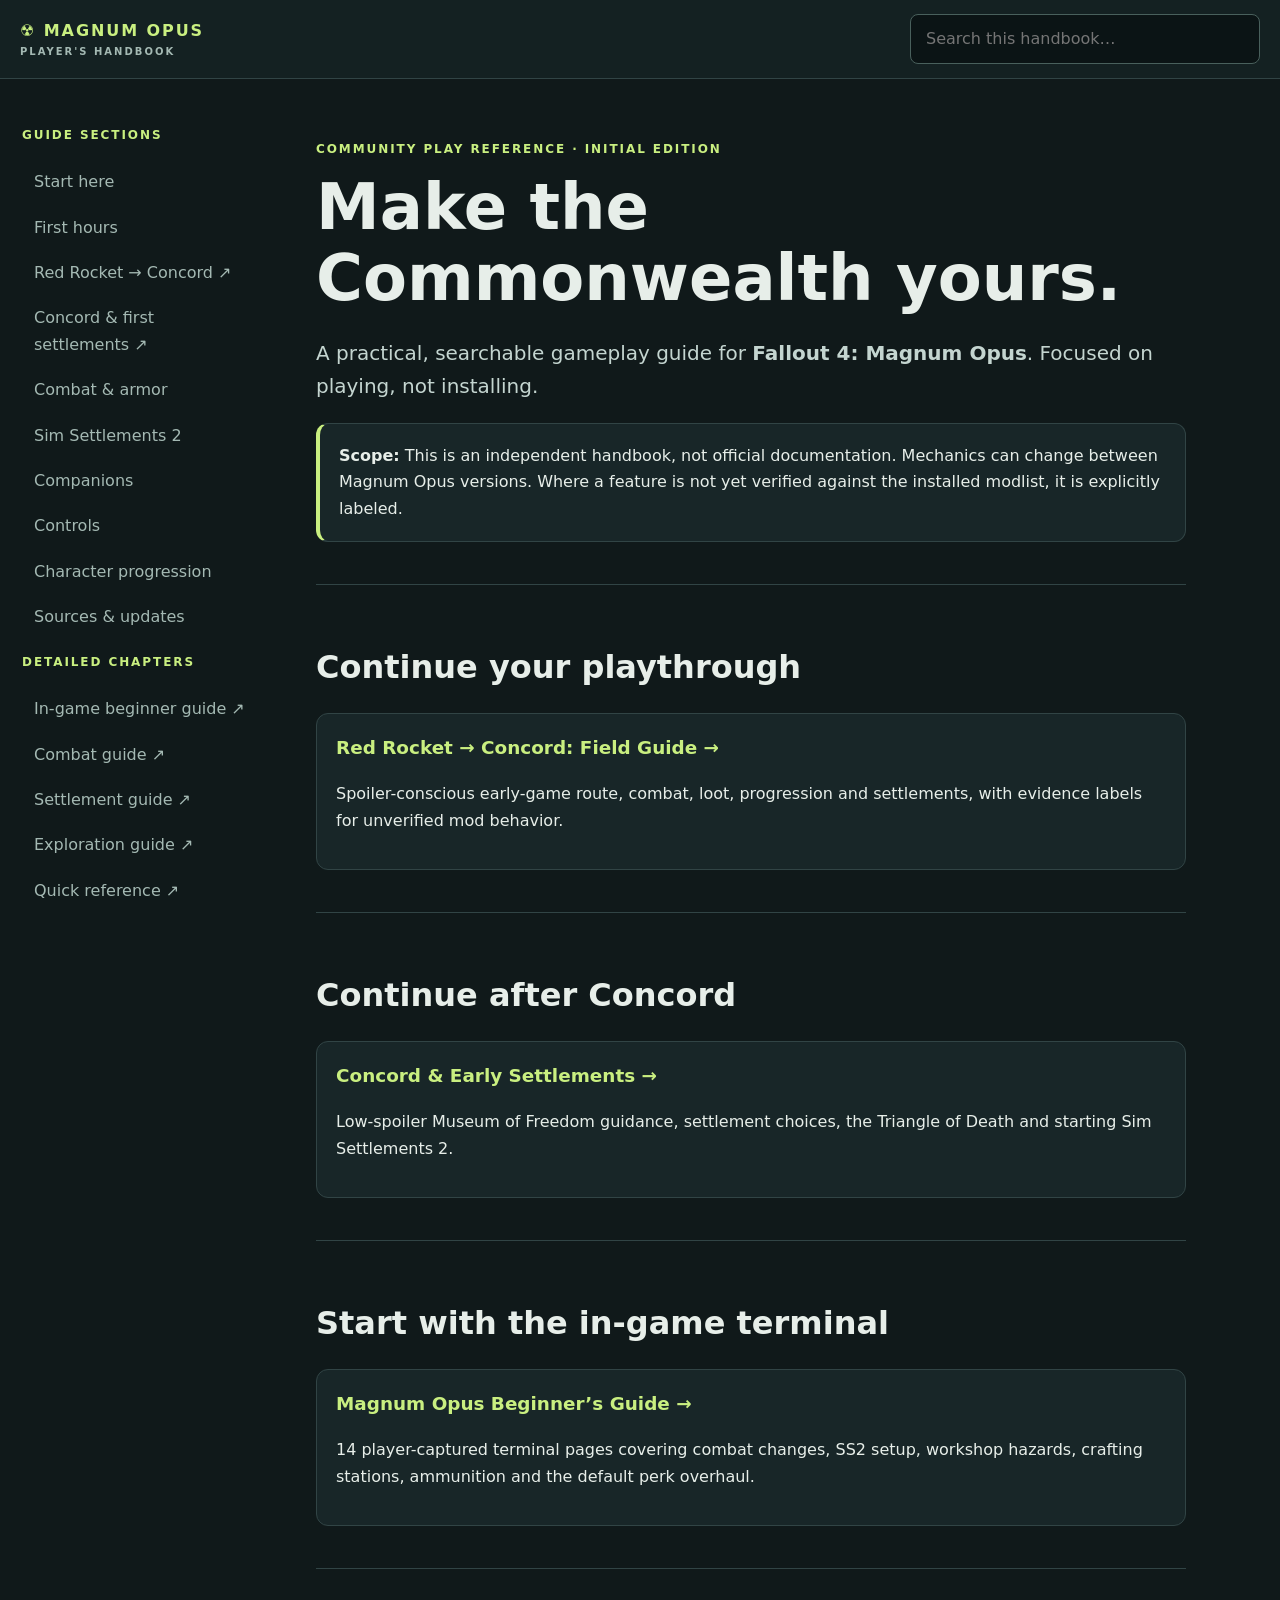
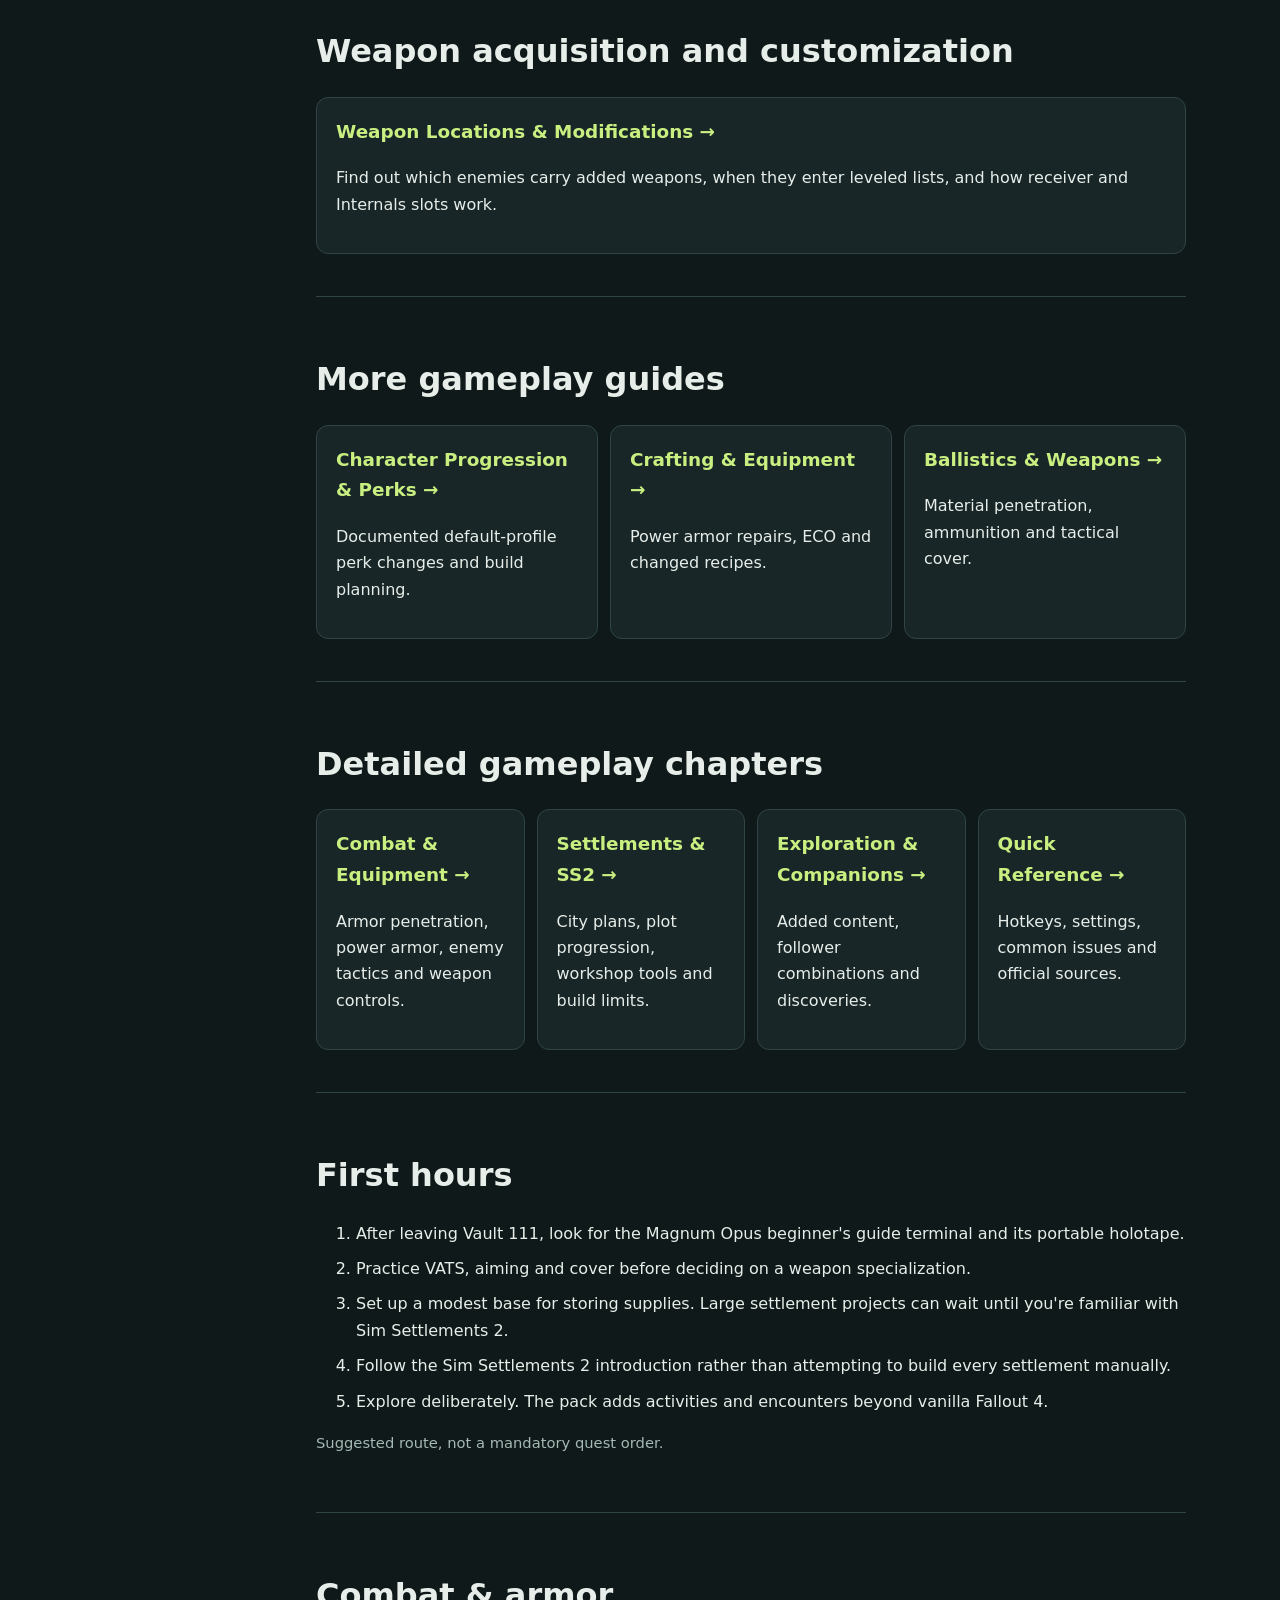
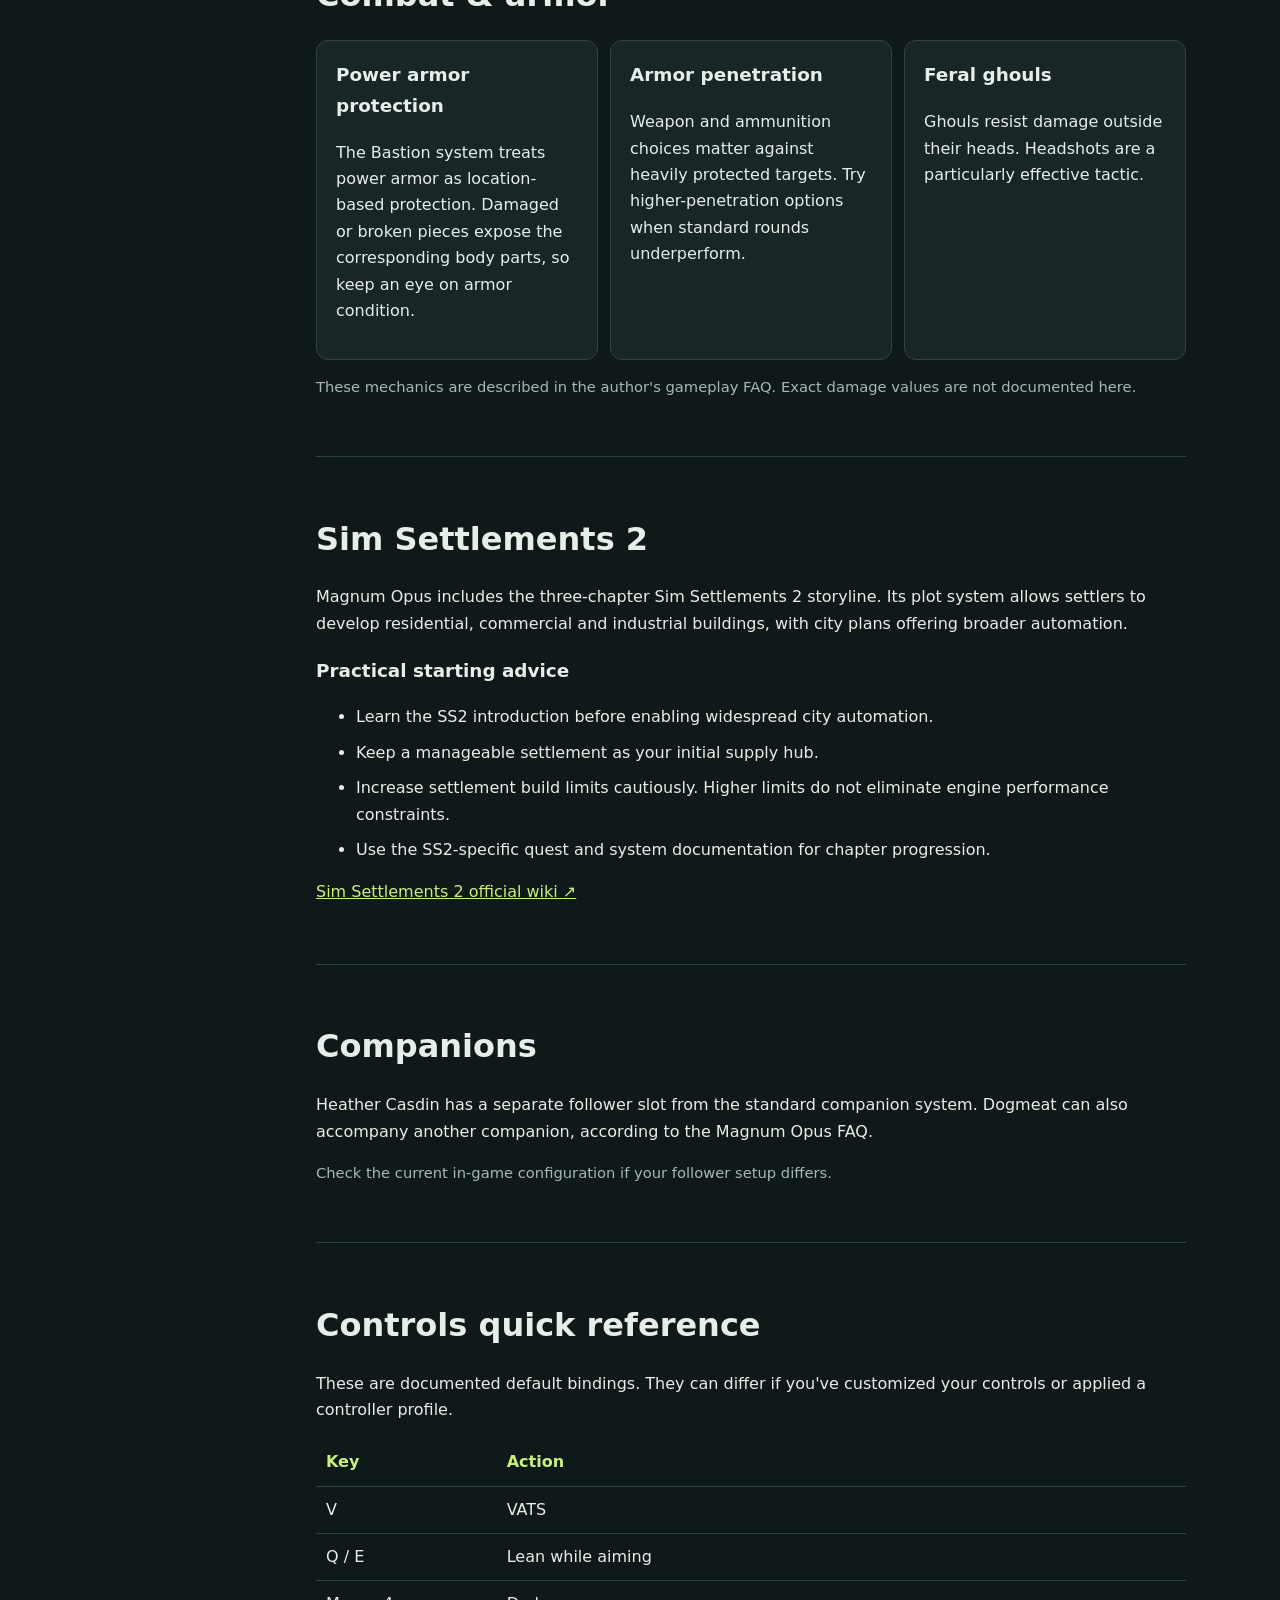
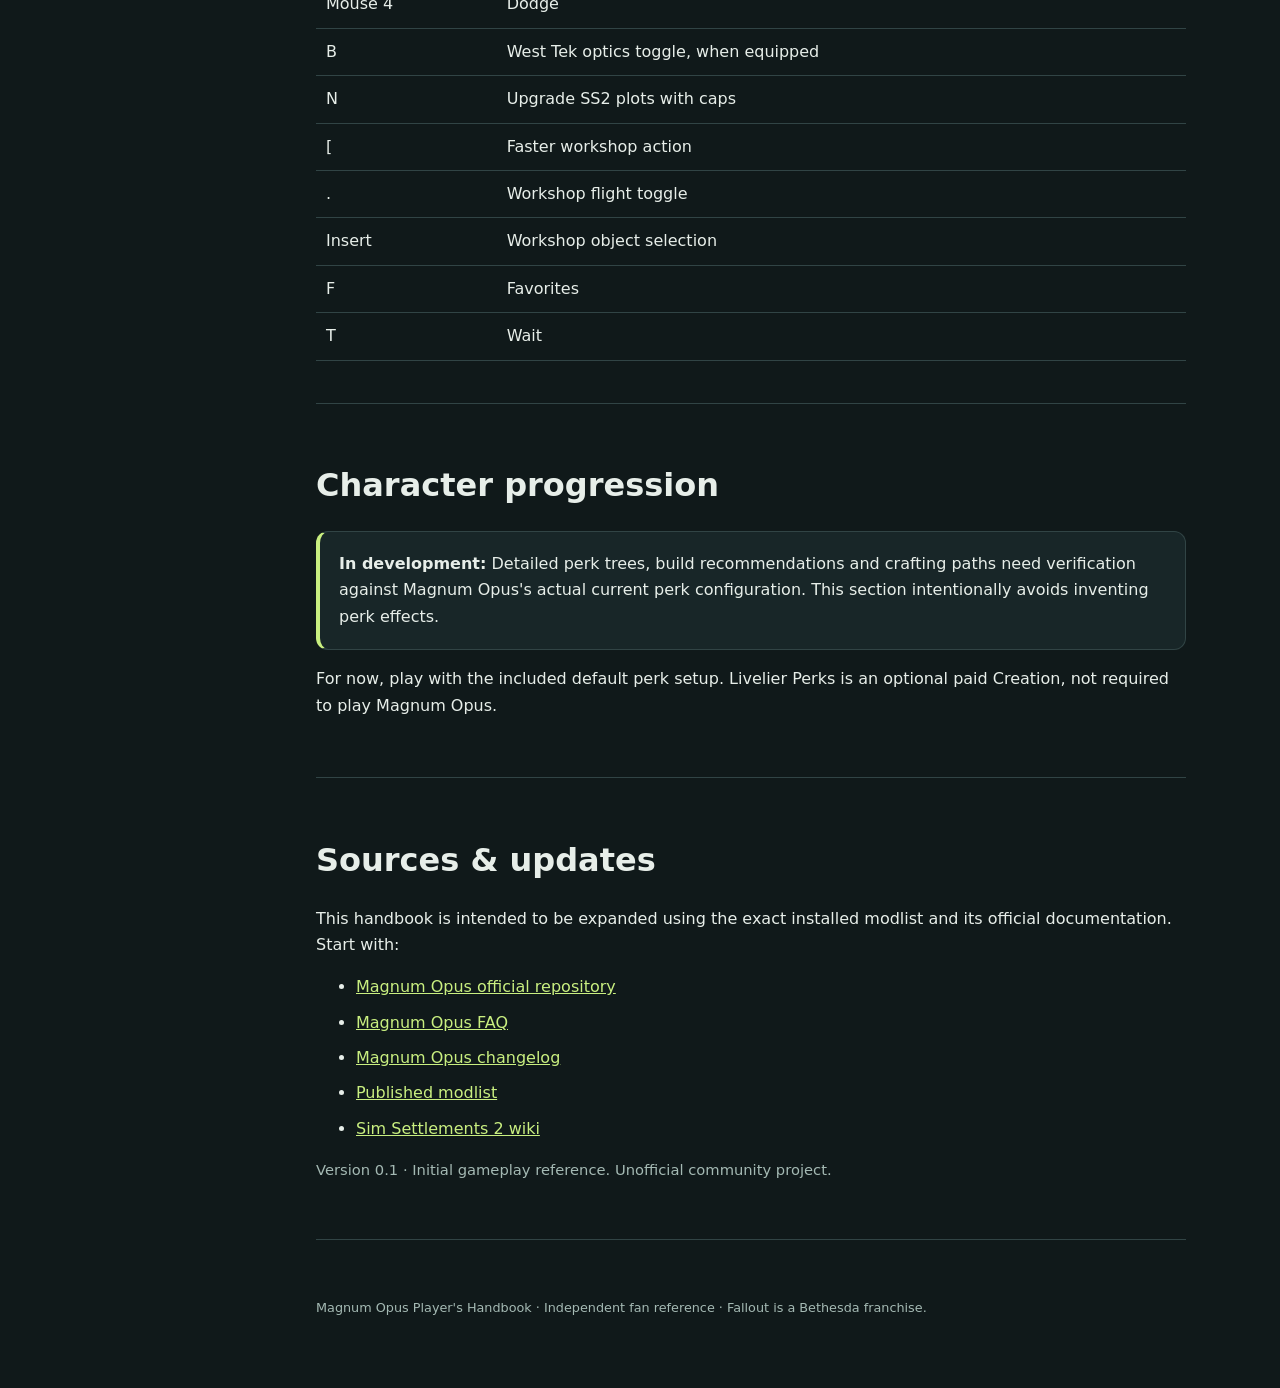
<file: index.html>
<!doctype html>
<html lang="en"><head><meta charset="utf-8"><meta name="viewport" content="width=device-width,initial-scale=1"><meta name="theme-color" content="#10191a"><title>Magnum Opus Player's Handbook</title><link rel="stylesheet" href="style.css"></head>
<body><header><div class="brand">☢ MAGNUM OPUS <small>PLAYER'S HANDBOOK</small></div><button id="menu" aria-label="Toggle navigation">☰ Contents</button><input id="search" type="search" placeholder="Search this handbook…" aria-label="Search handbook"></header>
<div class="layout"><nav id="nav" aria-label="Chapters"><p class="eyebrow">GUIDE SECTIONS</p><a href="#welcome">Start here</a><a href="#first-hours">First hours</a><a href="red-rocket.html">Red Rocket → Concord ↗</a><a href="concord-early-settlements.html">Concord & first settlements ↗</a><a href="#combat">Combat & armor</a><a href="#settlements">Sim Settlements 2</a><a href="#companions">Companions</a><a href="#controls">Controls</a><a href="#progression">Character progression</a><a href="#references">Sources & updates</a><p class="eyebrow">DETAILED CHAPTERS</p><a href="beginner-guide.html">In-game beginner guide ↗</a><a href="combat.html">Combat guide ↗</a><a href="settlements.html">Settlement guide ↗</a><a href="exploration.html">Exploration guide ↗</a><a href="reference.html">Quick reference ↗</a></nav>
<main><section id="welcome"><p class="eyebrow">COMMUNITY PLAY REFERENCE · INITIAL EDITION</p><h1>Make the Commonwealth yours.</h1><p class="lead">A practical, searchable gameplay guide for <strong>Fallout 4: Magnum Opus</strong>. Focused on playing, not installing.</p><div class="notice"><strong>Scope:</strong> This is an independent handbook, not official documentation. Mechanics can change between Magnum Opus versions. Where a feature is not yet verified against the installed modlist, it is explicitly labeled.</div></section>
<section id="current-guide"><h2>Continue your playthrough</h2><div class="cards"><article><h3><a href="red-rocket.html">Red Rocket → Concord: Field Guide →</a></h3><p>Spoiler-conscious early-game route, combat, loot, progression and settlements, with evidence labels for unverified mod behavior.</p></article></div></section><section id="next-guide"><h2>Continue after Concord</h2><div class="cards"><article><h3><a href="concord-early-settlements.html">Concord &amp; Early Settlements →</a></h3><p>Low-spoiler Museum of Freedom guidance, settlement choices, the Triangle of Death and starting Sim Settlements 2.</p></article></div></section><section id="terminal-guide"><h2>Start with the in-game terminal</h2><div class="cards"><article><h3><a href="beginner-guide.html">Magnum Opus Beginner’s Guide →</a></h3><p>14 player-captured terminal pages covering combat changes, SS2 setup, workshop hazards, crafting stations, ammunition and the default perk overhaul.</p></article></div></section><section id="weapon-guide"><h2>Weapon acquisition and customization</h2><div class="cards"><article><h3><a href="weapons.html">Weapon Locations & Modifications →</a></h3><p>Find out which enemies carry added weapons, when they enter leveled lists, and how receiver and Internals slots work.</p></article></div></section><section id="new-guides"><h2>More gameplay guides</h2><div class="cards"><article><h3><a href="progression.html">Character Progression & Perks →</a></h3><p>Documented default-profile perk changes and build planning.</p></article><article><h3><a href="crafting.html">Crafting & Equipment →</a></h3><p>Power armor repairs, ECO and changed recipes.</p></article><article><h3><a href="ballistics.html">Ballistics & Weapons →</a></h3><p>Material penetration, ammunition and tactical cover.</p></article></div></section><section id="chapters"><h2>Detailed gameplay chapters</h2><div class="cards"><article><h3><a href="combat.html">Combat & Equipment →</a></h3><p>Armor penetration, power armor, enemy tactics and weapon controls.</p></article><article><h3><a href="settlements.html">Settlements & SS2 →</a></h3><p>City plans, plot progression, workshop tools and build limits.</p></article><article><h3><a href="exploration.html">Exploration & Companions →</a></h3><p>Added content, follower combinations and discoveries.</p></article><article><h3><a href="reference.html">Quick Reference →</a></h3><p>Hotkeys, settings, common issues and official sources.</p></article></div></section><section id="first-hours"><h2>First hours</h2><ol><li>After leaving Vault 111, look for the Magnum Opus beginner's guide terminal and its portable holotape.</li><li>Practice VATS, aiming and cover before deciding on a weapon specialization.</li><li>Set up a modest base for storing supplies. Large settlement projects can wait until you're familiar with Sim Settlements 2.</li><li>Follow the Sim Settlements 2 introduction rather than attempting to build every settlement manually.</li><li>Explore deliberately. The pack adds activities and encounters beyond vanilla Fallout 4.</li></ol><p class="note">Suggested route, not a mandatory quest order.</p></section>
<section id="combat"><h2>Combat & armor</h2><div class="cards"><article><h3>Power armor protection</h3><p>The Bastion system treats power armor as location-based protection. Damaged or broken pieces expose the corresponding body parts, so keep an eye on armor condition.</p></article><article><h3>Armor penetration</h3><p>Weapon and ammunition choices matter against heavily protected targets. Try higher-penetration options when standard rounds underperform.</p></article><article><h3>Feral ghouls</h3><p>Ghouls resist damage outside their heads. Headshots are a particularly effective tactic.</p></article></div><p class="note">These mechanics are described in the author's gameplay FAQ. Exact damage values are not documented here.</p></section>
<section id="settlements"><h2>Sim Settlements 2</h2><p>Magnum Opus includes the three-chapter Sim Settlements 2 storyline. Its plot system allows settlers to develop residential, commercial and industrial buildings, with city plans offering broader automation.</p><h3>Practical starting advice</h3><ul><li>Learn the SS2 introduction before enabling widespread city automation.</li><li>Keep a manageable settlement as your initial supply hub.</li><li>Increase settlement build limits cautiously. Higher limits do not eliminate engine performance constraints.</li><li>Use the SS2-specific quest and system documentation for chapter progression.</li></ul><p><a href="https://wiki.simsettlements2.com/">Sim Settlements 2 official wiki ↗</a></p></section>
<section id="companions"><h2>Companions</h2><p>Heather Casdin has a separate follower slot from the standard companion system. Dogmeat can also accompany another companion, according to the Magnum Opus FAQ.</p><p class="note">Check the current in-game configuration if your follower setup differs.</p></section>
<section id="controls"><h2>Controls quick reference</h2><p>These are documented default bindings. They can differ if you've customized your controls or applied a controller profile.</p><div class="table-wrap"><table><thead><tr><th>Key</th><th>Action</th></tr></thead><tbody><tr><td>V</td><td>VATS</td></tr><tr><td>Q / E</td><td>Lean while aiming</td></tr><tr><td>Mouse 4</td><td>Dodge</td></tr><tr><td>B</td><td>West Tek optics toggle, when equipped</td></tr><tr><td>N</td><td>Upgrade SS2 plots with caps</td></tr><tr><td>[</td><td>Faster workshop action</td></tr><tr><td>.</td><td>Workshop flight toggle</td></tr><tr><td>Insert</td><td>Workshop object selection</td></tr><tr><td>F</td><td>Favorites</td></tr><tr><td>T</td><td>Wait</td></tr></tbody></table></div></section>
<section id="progression"><h2>Character progression</h2><div class="notice"><strong>In development:</strong> Detailed perk trees, build recommendations and crafting paths need verification against Magnum Opus's actual current perk configuration. This section intentionally avoids inventing perk effects.</div><p>For now, play with the included default perk setup. Livelier Perks is an optional paid Creation, not required to play Magnum Opus.</p></section>
<section id="references"><h2>Sources & updates</h2><p>This handbook is intended to be expanded using the exact installed modlist and its official documentation. Start with:</p><ul><li><a href="https://github.com/LivelyDismay/magnum-opus">Magnum Opus official repository</a></li><li><a href="https://github.com/LivelyDismay/magnum-opus/blob/main/faq.md">Magnum Opus FAQ</a></li><li><a href="https://github.com/LivelyDismay/magnum-opus/blob/main/changelog.md">Magnum Opus changelog</a></li><li><a href="https://loadorderlibrary.com/lists/magnum-opus">Published modlist</a></li><li><a href="https://wiki.simsettlements2.com/">Sim Settlements 2 wiki</a></li></ul><p class="note">Version 0.1 · Initial gameplay reference. Unofficial community project.</p></section><footer>Magnum Opus Player's Handbook · Independent fan reference · Fallout is a Bethesda franchise.</footer></main></div><script src="script.js"></script></body></html>
</file>
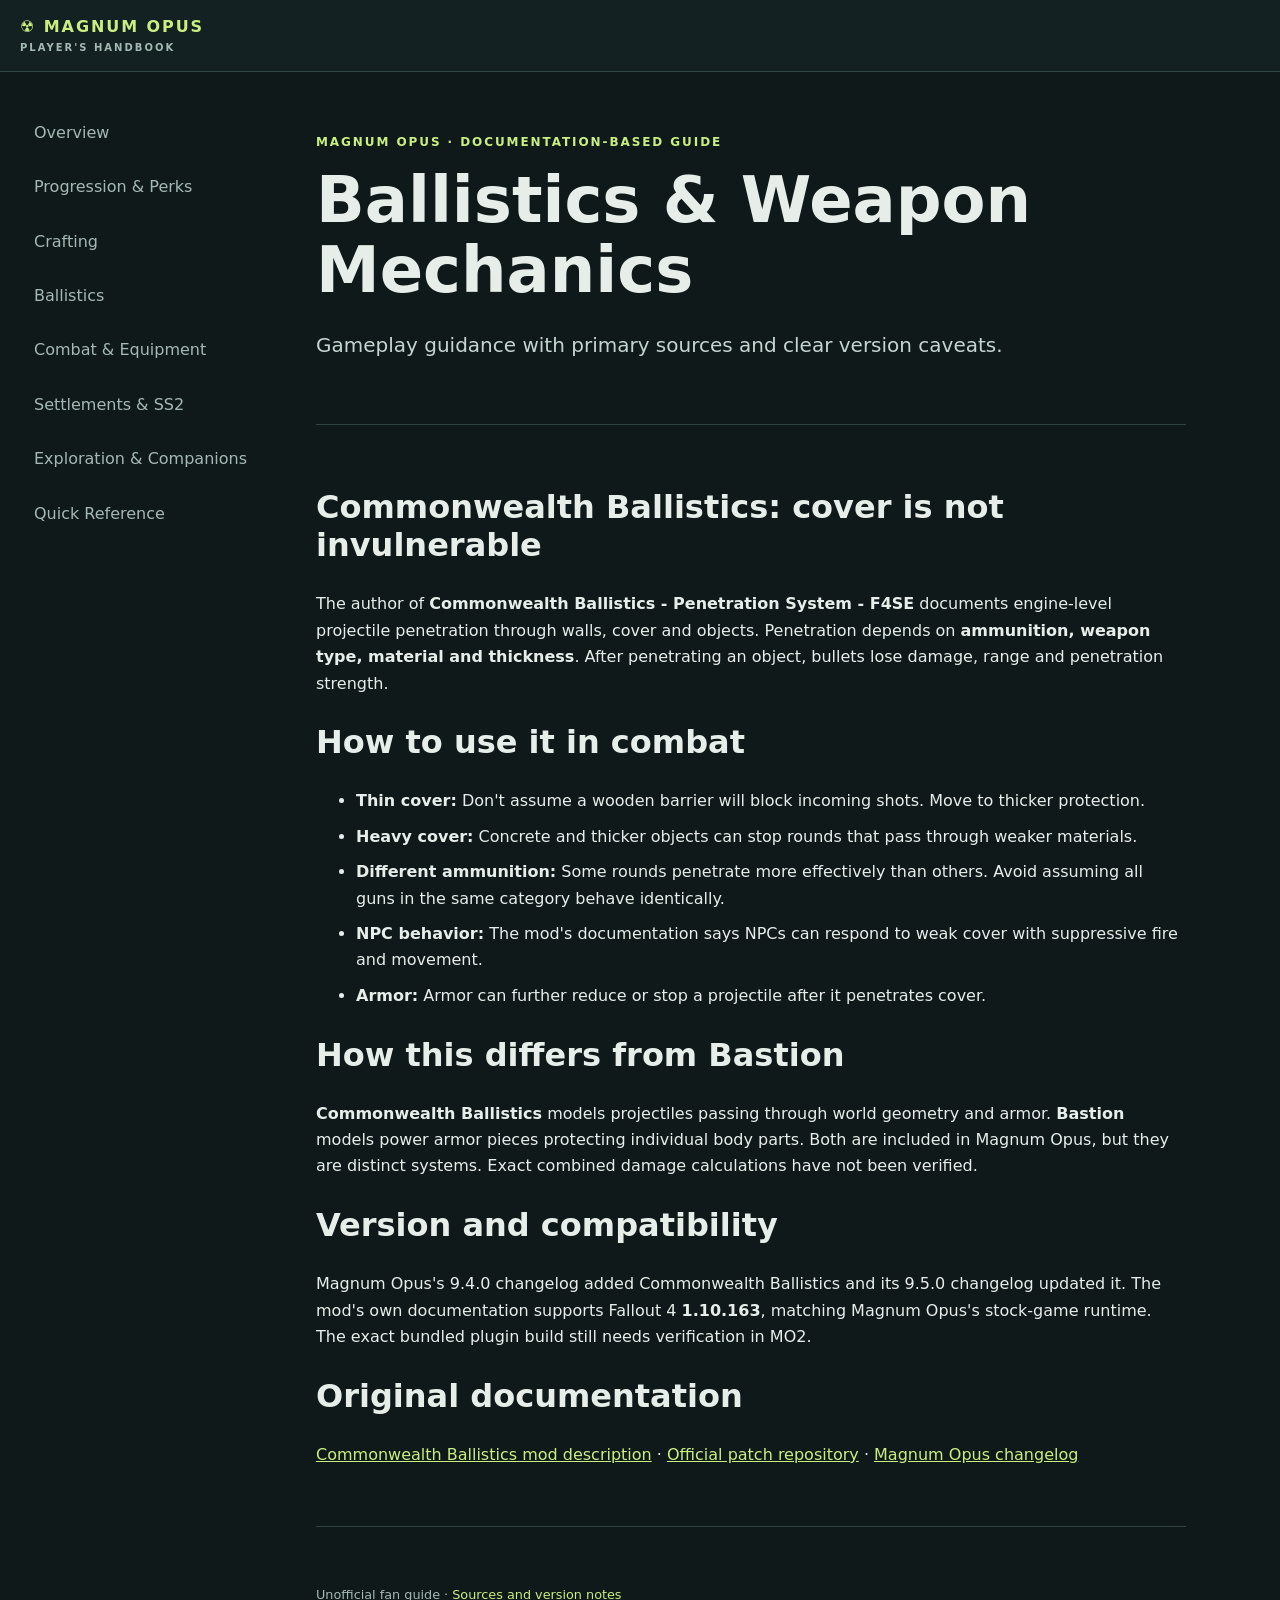
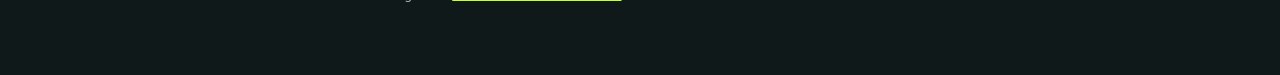
<file: ballistics.html>
<!doctype html><html lang="en"><head><meta charset="utf-8"><meta name="viewport" content="width=device-width,initial-scale=1"><title>Ballistics & Weapon Mechanics | Magnum Opus Handbook</title><link rel="stylesheet" href="style.css"></head><body><header><a class="brand" href="index.html">☢ MAGNUM OPUS <small>PLAYER'S HANDBOOK</small></a></header><div class="layout"><aside><nav class="chapter-nav"><a href="index.html">Overview</a><a href="progression.html">Progression & Perks</a><a href="crafting.html">Crafting</a><a href="ballistics.html">Ballistics</a><a href="combat.html">Combat & Equipment</a><a href="settlements.html">Settlements & SS2</a><a href="exploration.html">Exploration & Companions</a><a href="reference.html">Quick Reference</a></nav></aside><main><section><p class="eyebrow">MAGNUM OPUS · DOCUMENTATION-BASED GUIDE</p><h1>Ballistics & Weapon Mechanics</h1><p class="lead">Gameplay guidance with primary sources and clear version caveats.</p></section><section><h2>Commonwealth Ballistics: cover is not invulnerable</h2><p>The author of <strong>Commonwealth Ballistics - Penetration System - F4SE</strong> documents engine-level projectile penetration through walls, cover and objects. Penetration depends on <strong>ammunition, weapon type, material and thickness</strong>. After penetrating an object, bullets lose damage, range and penetration strength.</p><h2>How to use it in combat</h2><ul><li><strong>Thin cover:</strong> Don't assume a wooden barrier will block incoming shots. Move to thicker protection.</li><li><strong>Heavy cover:</strong> Concrete and thicker objects can stop rounds that pass through weaker materials.</li><li><strong>Different ammunition:</strong> Some rounds penetrate more effectively than others. Avoid assuming all guns in the same category behave identically.</li><li><strong>NPC behavior:</strong> The mod's documentation says NPCs can respond to weak cover with suppressive fire and movement.</li><li><strong>Armor:</strong> Armor can further reduce or stop a projectile after it penetrates cover.</li></ul><h2>How this differs from Bastion</h2><p><strong>Commonwealth Ballistics</strong> models projectiles passing through world geometry and armor. <strong>Bastion</strong> models power armor pieces protecting individual body parts. Both are included in Magnum Opus, but they are distinct systems. Exact combined damage calculations have not been verified.</p><h2>Version and compatibility</h2><p>Magnum Opus's 9.4.0 changelog added Commonwealth Ballistics and its 9.5.0 changelog updated it. The mod's own documentation supports Fallout 4 <strong>1.10.163</strong>, matching Magnum Opus's stock-game runtime. The exact bundled plugin build still needs verification in MO2.</p><h2>Original documentation</h2><p><a href="https://www.nexusmods.com/fallout4/mods/101081">Commonwealth Ballistics mod description</a> · <a href="https://www.nexusmods.com/fallout4/mods/101141">Official patch repository</a> · <a href="https://github.com/LivelyDismay/magnum-opus/blob/main/changelog.md">Magnum Opus changelog</a></p></section><footer>Unofficial fan guide · <a href="reference.html">Sources and version notes</a></footer></main></div></body></html>
</file>
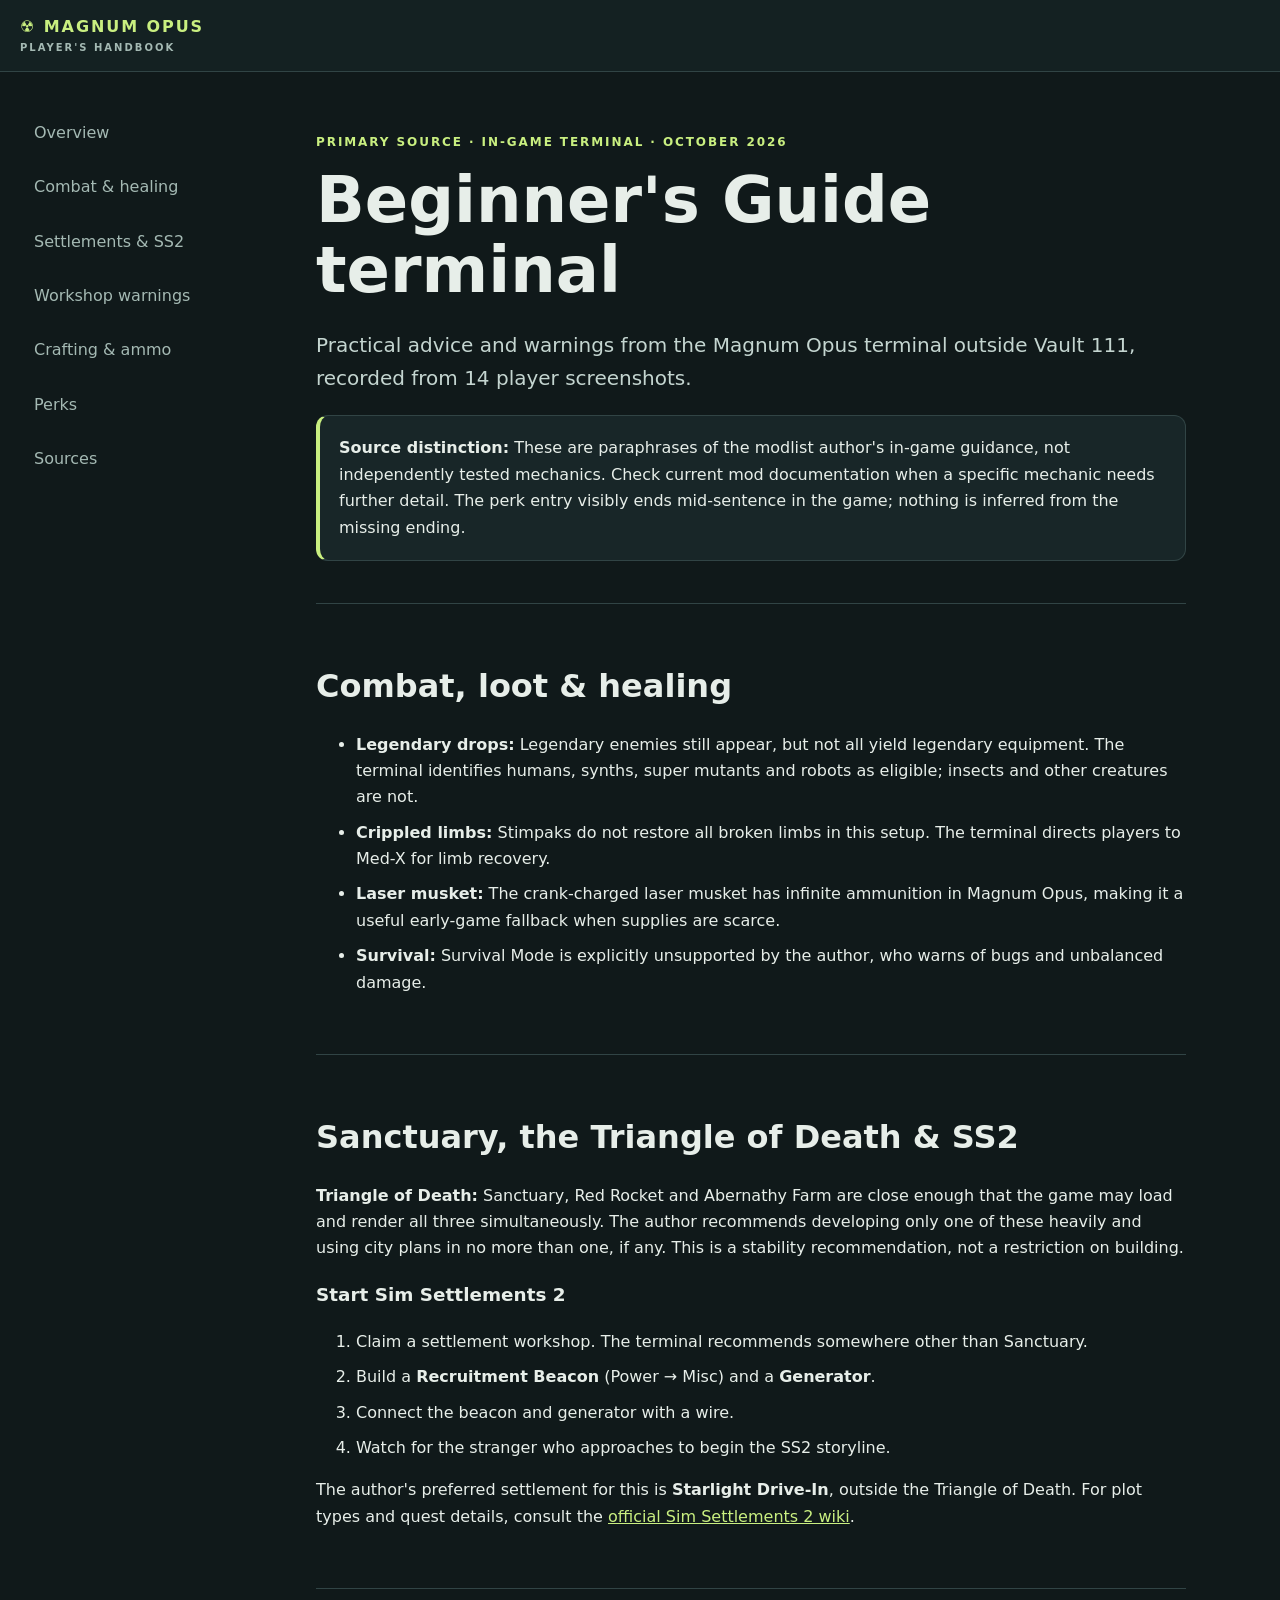
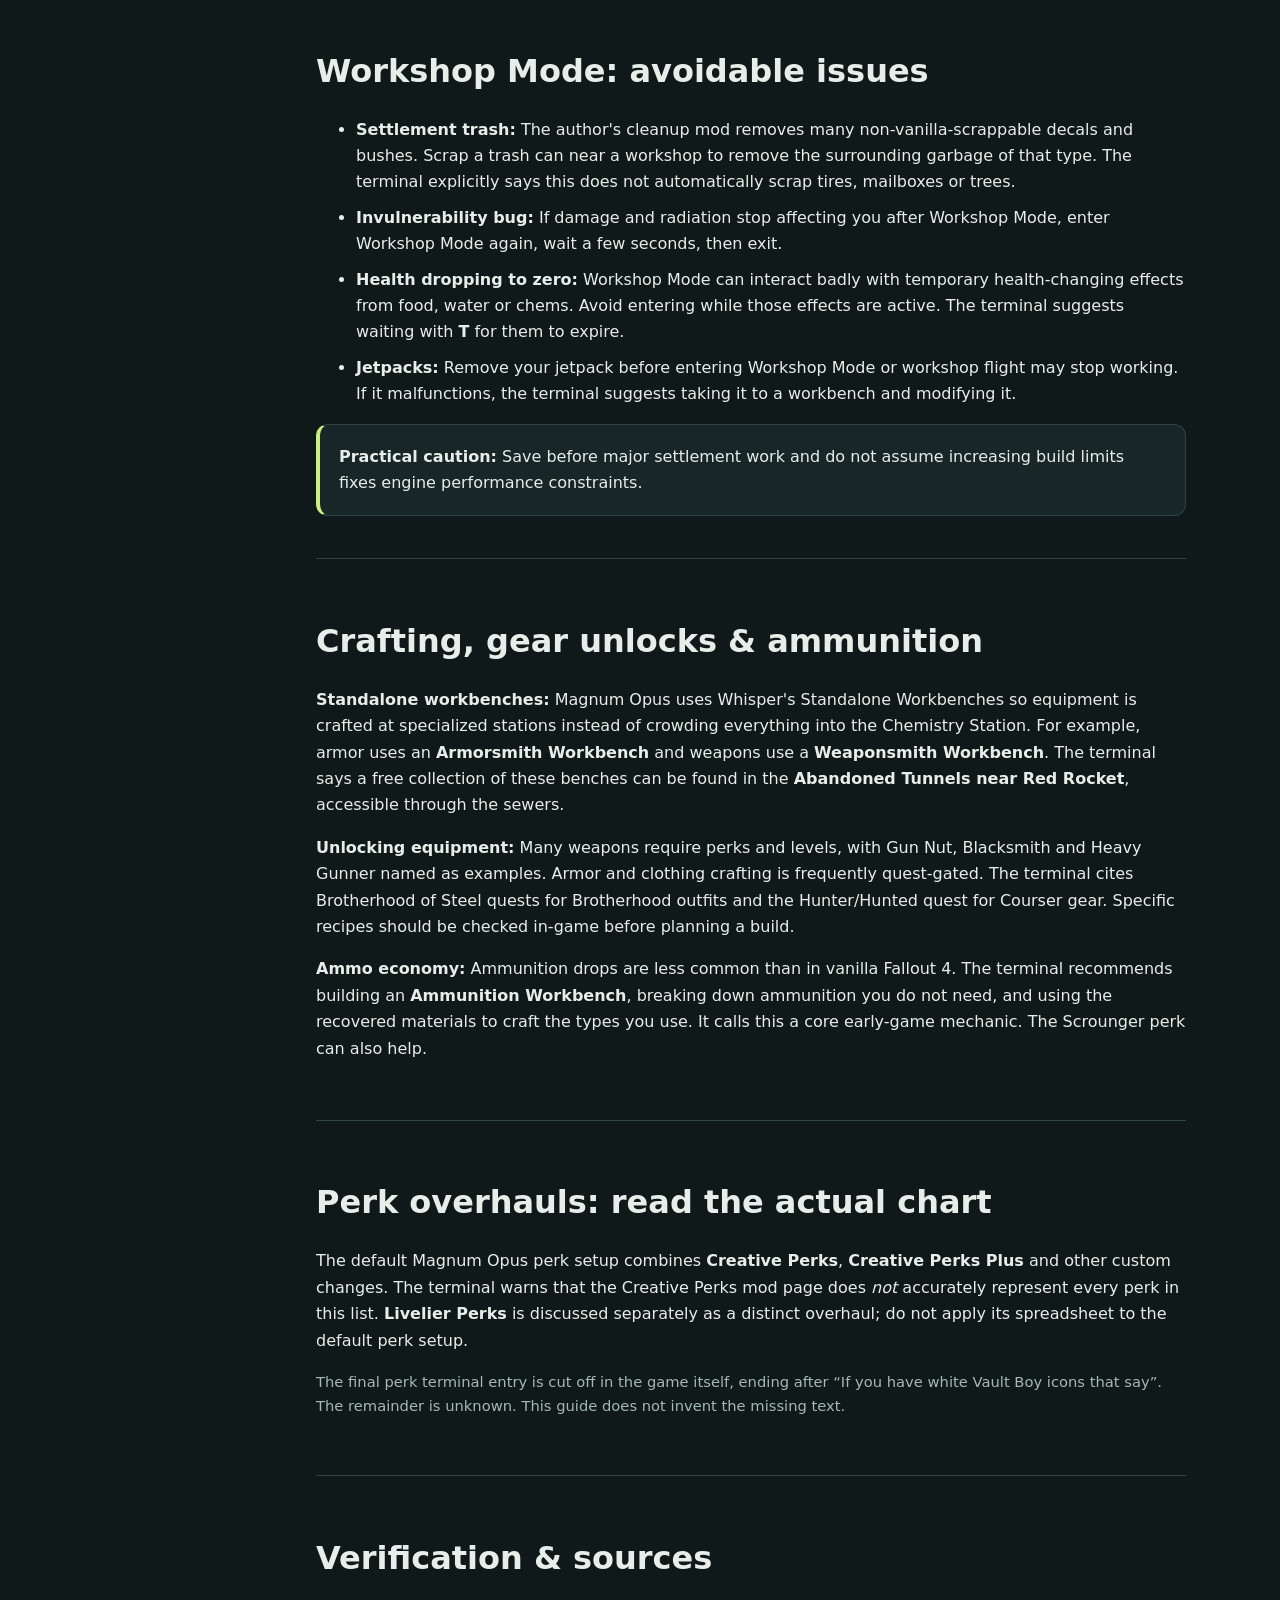
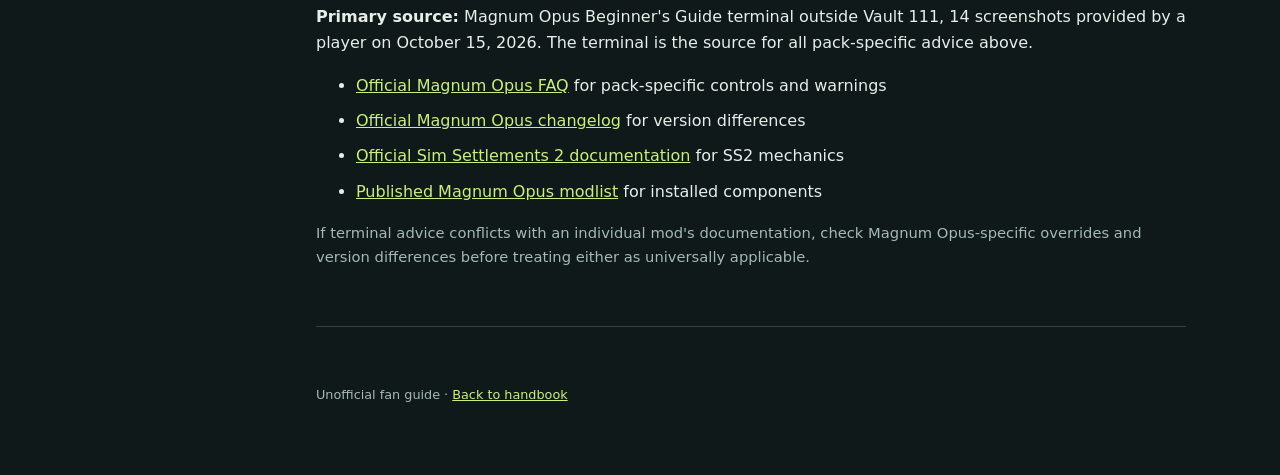
<file: beginner-guide.html>
<!doctype html><html lang="en"><head><meta charset="utf-8"><meta name="viewport" content="width=device-width,initial-scale=1"><title>In-game Beginner's Guide | Magnum Opus Handbook</title><link rel="stylesheet" href="style.css"></head><body><header><a class="brand" href="index.html">☢ MAGNUM OPUS <small>PLAYER'S HANDBOOK</small></a></header><div class="layout"><aside><nav class="chapter-nav"><a href="index.html">Overview</a><a href="#combat">Combat & healing</a><a href="#settlements">Settlements & SS2</a><a href="#workshop">Workshop warnings</a><a href="#crafting">Crafting & ammo</a><a href="#perks">Perks</a><a href="#sources">Sources</a></nav></aside><main><section><p class="eyebrow">PRIMARY SOURCE · IN-GAME TERMINAL · OCTOBER 2026</p><h1>Beginner's Guide terminal</h1><p class="lead">Practical advice and warnings from the Magnum Opus terminal outside Vault 111, recorded from 14 player screenshots.</p><div class="notice"><strong>Source distinction:</strong> These are paraphrases of the modlist author's in-game guidance, not independently tested mechanics. Check current mod documentation when a specific mechanic needs further detail. The perk entry visibly ends mid-sentence in the game; nothing is inferred from the missing ending.</div></section><section id="combat"><h2>Combat, loot & healing</h2><ul><li><strong>Legendary drops:</strong> Legendary enemies still appear, but not all yield legendary equipment. The terminal identifies humans, synths, super mutants and robots as eligible; insects and other creatures are not.</li><li><strong>Crippled limbs:</strong> Stimpaks do not restore all broken limbs in this setup. The terminal directs players to Med-X for limb recovery.</li><li><strong>Laser musket:</strong> The crank-charged laser musket has infinite ammunition in Magnum Opus, making it a useful early-game fallback when supplies are scarce.</li><li><strong>Survival:</strong> Survival Mode is explicitly unsupported by the author, who warns of bugs and unbalanced damage.</li></ul></section><section id="settlements"><h2>Sanctuary, the Triangle of Death & SS2</h2><p><strong>Triangle of Death:</strong> Sanctuary, Red Rocket and Abernathy Farm are close enough that the game may load and render all three simultaneously. The author recommends developing only one of these heavily and using city plans in no more than one, if any. This is a stability recommendation, not a restriction on building.</p><h3>Start Sim Settlements 2</h3><ol><li>Claim a settlement workshop. The terminal recommends somewhere other than Sanctuary.</li><li>Build a <strong>Recruitment Beacon</strong> (Power → Misc) and a <strong>Generator</strong>.</li><li>Connect the beacon and generator with a wire.</li><li>Watch for the stranger who approaches to begin the SS2 storyline.</li></ol><p>The author's preferred settlement for this is <strong>Starlight Drive-In</strong>, outside the Triangle of Death. For plot types and quest details, consult the <a href="https://wiki.simsettlements2.com/">official Sim Settlements 2 wiki</a>.</p></section><section id="workshop"><h2>Workshop Mode: avoidable issues</h2><ul><li><strong>Settlement trash:</strong> The author's cleanup mod removes many non-vanilla-scrappable decals and bushes. Scrap a trash can near a workshop to remove the surrounding garbage of that type. The terminal explicitly says this does not automatically scrap tires, mailboxes or trees.</li><li><strong>Invulnerability bug:</strong> If damage and radiation stop affecting you after Workshop Mode, enter Workshop Mode again, wait a few seconds, then exit.</li><li><strong>Health dropping to zero:</strong> Workshop Mode can interact badly with temporary health-changing effects from food, water or chems. Avoid entering while those effects are active. The terminal suggests waiting with <strong>T</strong> for them to expire.</li><li><strong>Jetpacks:</strong> Remove your jetpack before entering Workshop Mode or workshop flight may stop working. If it malfunctions, the terminal suggests taking it to a workbench and modifying it.</li></ul><div class="notice"><strong>Practical caution:</strong> Save before major settlement work and do not assume increasing build limits fixes engine performance constraints.</div></section><section id="crafting"><h2>Crafting, gear unlocks & ammunition</h2><p><strong>Standalone workbenches:</strong> Magnum Opus uses Whisper's Standalone Workbenches so equipment is crafted at specialized stations instead of crowding everything into the Chemistry Station. For example, armor uses an <strong>Armorsmith Workbench</strong> and weapons use a <strong>Weaponsmith Workbench</strong>. The terminal says a free collection of these benches can be found in the <strong>Abandoned Tunnels near Red Rocket</strong>, accessible through the sewers.</p><p><strong>Unlocking equipment:</strong> Many weapons require perks and levels, with Gun Nut, Blacksmith and Heavy Gunner named as examples. Armor and clothing crafting is frequently quest-gated. The terminal cites Brotherhood of Steel quests for Brotherhood outfits and the Hunter/Hunted quest for Courser gear. Specific recipes should be checked in-game before planning a build.</p><p><strong>Ammo economy:</strong> Ammunition drops are less common than in vanilla Fallout 4. The terminal recommends building an <strong>Ammunition Workbench</strong>, breaking down ammunition you do not need, and using the recovered materials to craft the types you use. It calls this a core early-game mechanic. The Scrounger perk can also help.</p></section><section id="perks"><h2>Perk overhauls: read the actual chart</h2><p>The default Magnum Opus perk setup combines <strong>Creative Perks</strong>, <strong>Creative Perks Plus</strong> and other custom changes. The terminal warns that the Creative Perks mod page does <em>not</em> accurately represent every perk in this list. <strong>Livelier Perks</strong> is discussed separately as a distinct overhaul; do not apply its spreadsheet to the default perk setup.</p><p class="note">The final perk terminal entry is cut off in the game itself, ending after “If you have white Vault Boy icons that say”. The remainder is unknown. This guide does not invent the missing text.</p></section><section id="sources"><h2>Verification & sources</h2><p><strong>Primary source:</strong> Magnum Opus Beginner's Guide terminal outside Vault 111, 14 screenshots provided by a player on October 15, 2026. The terminal is the source for all pack-specific advice above.</p><ul><li><a href="https://github.com/LivelyDismay/magnum-opus/blob/main/faq.md">Official Magnum Opus FAQ</a> for pack-specific controls and warnings</li><li><a href="https://github.com/LivelyDismay/magnum-opus/blob/main/changelog.md">Official Magnum Opus changelog</a> for version differences</li><li><a href="https://wiki.simsettlements2.com/">Official Sim Settlements 2 documentation</a> for SS2 mechanics</li><li><a href="https://loadorderlibrary.com/lists/magnum-opus">Published Magnum Opus modlist</a> for installed components</li></ul><p class="note">If terminal advice conflicts with an individual mod's documentation, check Magnum Opus-specific overrides and version differences before treating either as universally applicable.</p></section><footer>Unofficial fan guide · <a href="index.html">Back to handbook</a></footer></main></div></body></html>
</file>
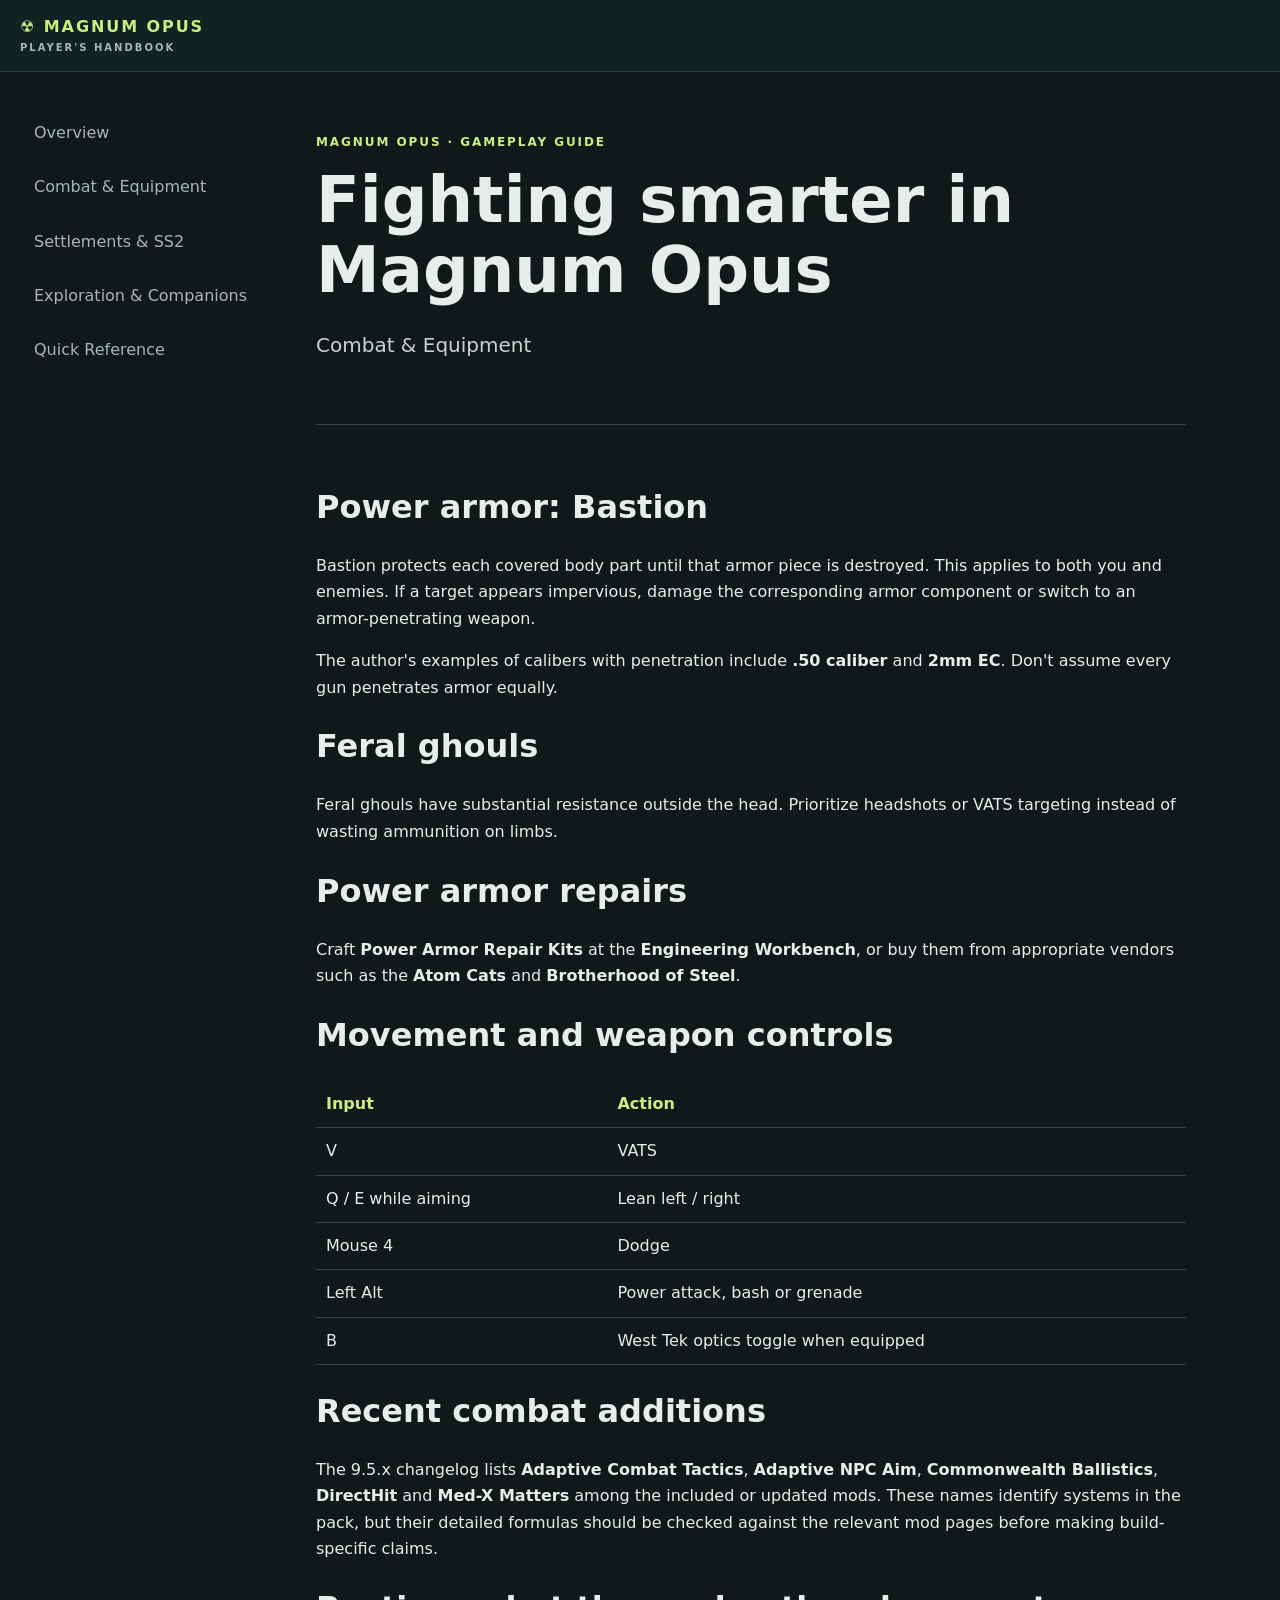
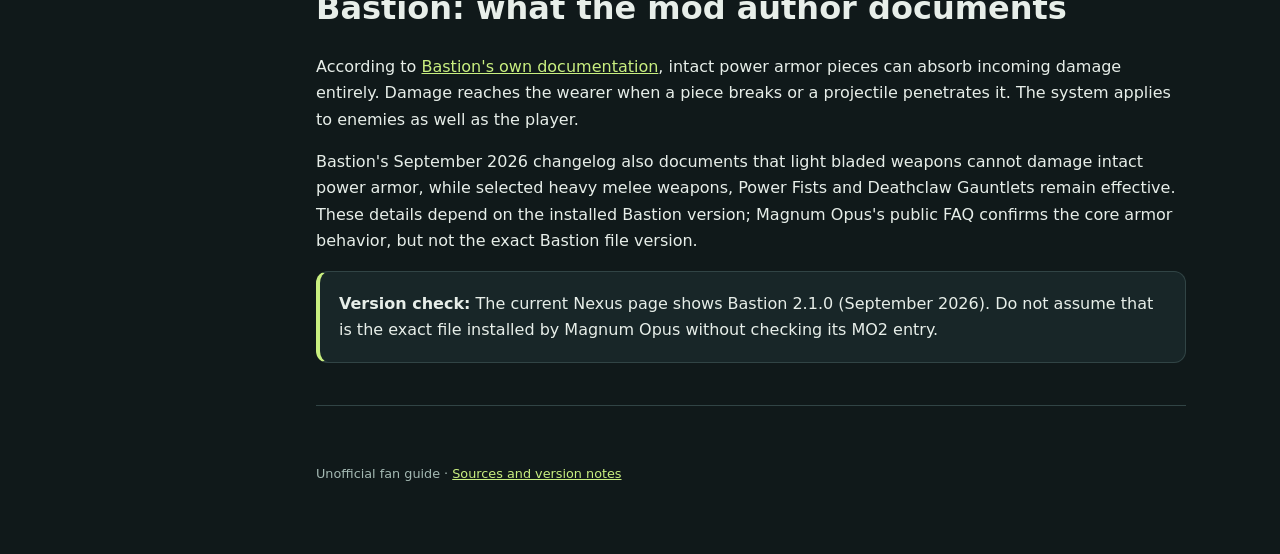
<file: combat.html>
<!doctype html><html lang="en"><head><meta charset="utf-8"><meta name="viewport" content="width=device-width,initial-scale=1"><title>Combat & Equipment | Magnum Opus Handbook</title><link rel="stylesheet" href="style.css"></head><body><header><a class="brand" href="index.html">☢ MAGNUM OPUS <small>PLAYER'S HANDBOOK</small></a></header><div class="layout"><aside><nav class="chapter-nav"><a href="index.html">Overview</a><a href="combat.html">Combat & Equipment</a><a href="settlements.html">Settlements & SS2</a><a href="exploration.html">Exploration & Companions</a><a href="reference.html">Quick Reference</a></nav></aside><main><section><p class="eyebrow">MAGNUM OPUS · GAMEPLAY GUIDE</p><h1>Fighting smarter in Magnum Opus</h1><p class="lead">Combat & Equipment</p></section><section><h2>Power armor: Bastion</h2><p>Bastion protects each covered body part until that armor piece is destroyed. This applies to both you and enemies. If a target appears impervious, damage the corresponding armor component or switch to an armor-penetrating weapon.</p><p>The author's examples of calibers with penetration include <strong>.50 caliber</strong> and <strong>2mm EC</strong>. Don't assume every gun penetrates armor equally.</p><h2>Feral ghouls</h2><p>Feral ghouls have substantial resistance outside the head. Prioritize headshots or VATS targeting instead of wasting ammunition on limbs.</p><h2>Power armor repairs</h2><p>Craft <strong>Power Armor Repair Kits</strong> at the <strong>Engineering Workbench</strong>, or buy them from appropriate vendors such as the <strong>Atom Cats</strong> and <strong>Brotherhood of Steel</strong>.</p><h2>Movement and weapon controls</h2><table><tr><th>Input</th><th>Action</th></tr><tr><td>V</td><td>VATS</td></tr><tr><td>Q / E while aiming</td><td>Lean left / right</td></tr><tr><td>Mouse 4</td><td>Dodge</td></tr><tr><td>Left Alt</td><td>Power attack, bash or grenade</td></tr><tr><td>B</td><td>West Tek optics toggle when equipped</td></tr></table><h2>Recent combat additions</h2><p>The 9.5.x changelog lists <strong>Adaptive Combat Tactics</strong>, <strong>Adaptive NPC Aim</strong>, <strong>Commonwealth Ballistics</strong>, <strong>DirectHit</strong> and <strong>Med-X Matters</strong> among the included or updated mods. These names identify systems in the pack, but their detailed formulas should be checked against the relevant mod pages before making build-specific claims.</p><h2>Bastion: what the mod author documents</h2><p>According to <a href="https://www.nexusmods.com/fallout4/mods/75184">Bastion's own documentation</a>, intact power armor pieces can absorb incoming damage entirely. Damage reaches the wearer when a piece breaks or a projectile penetrates it. The system applies to enemies as well as the player.</p><p>Bastion's September 2026 changelog also documents that light bladed weapons cannot damage intact power armor, while selected heavy melee weapons, Power Fists and Deathclaw Gauntlets remain effective. These details depend on the installed Bastion version; Magnum Opus's public FAQ confirms the core armor behavior, but not the exact Bastion file version.</p><div class="notice"><strong>Version check:</strong> The current Nexus page shows Bastion 2.1.0 (September 2026). Do not assume that is the exact file installed by Magnum Opus without checking its MO2 entry.</div></section><footer>Unofficial fan guide · <a href="reference.html">Sources and version notes</a></footer></main></div></body></html>
</file>
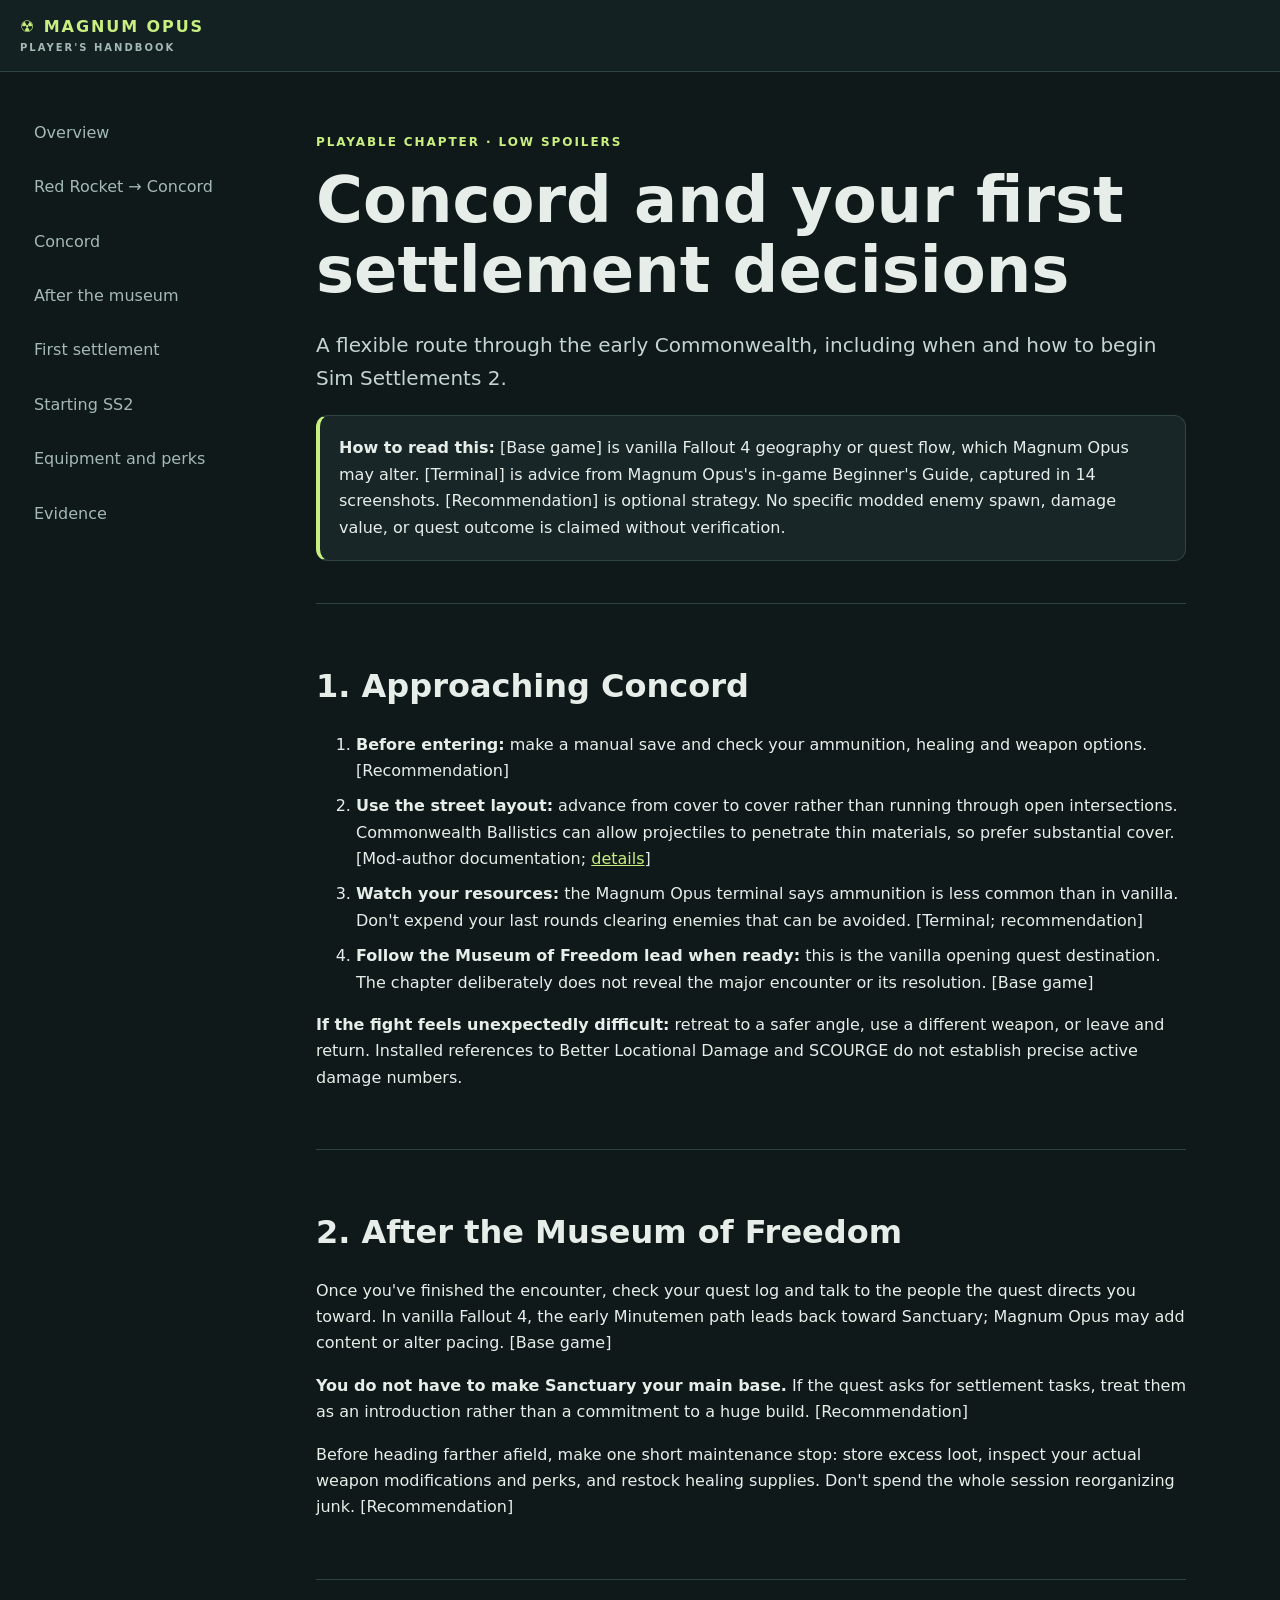
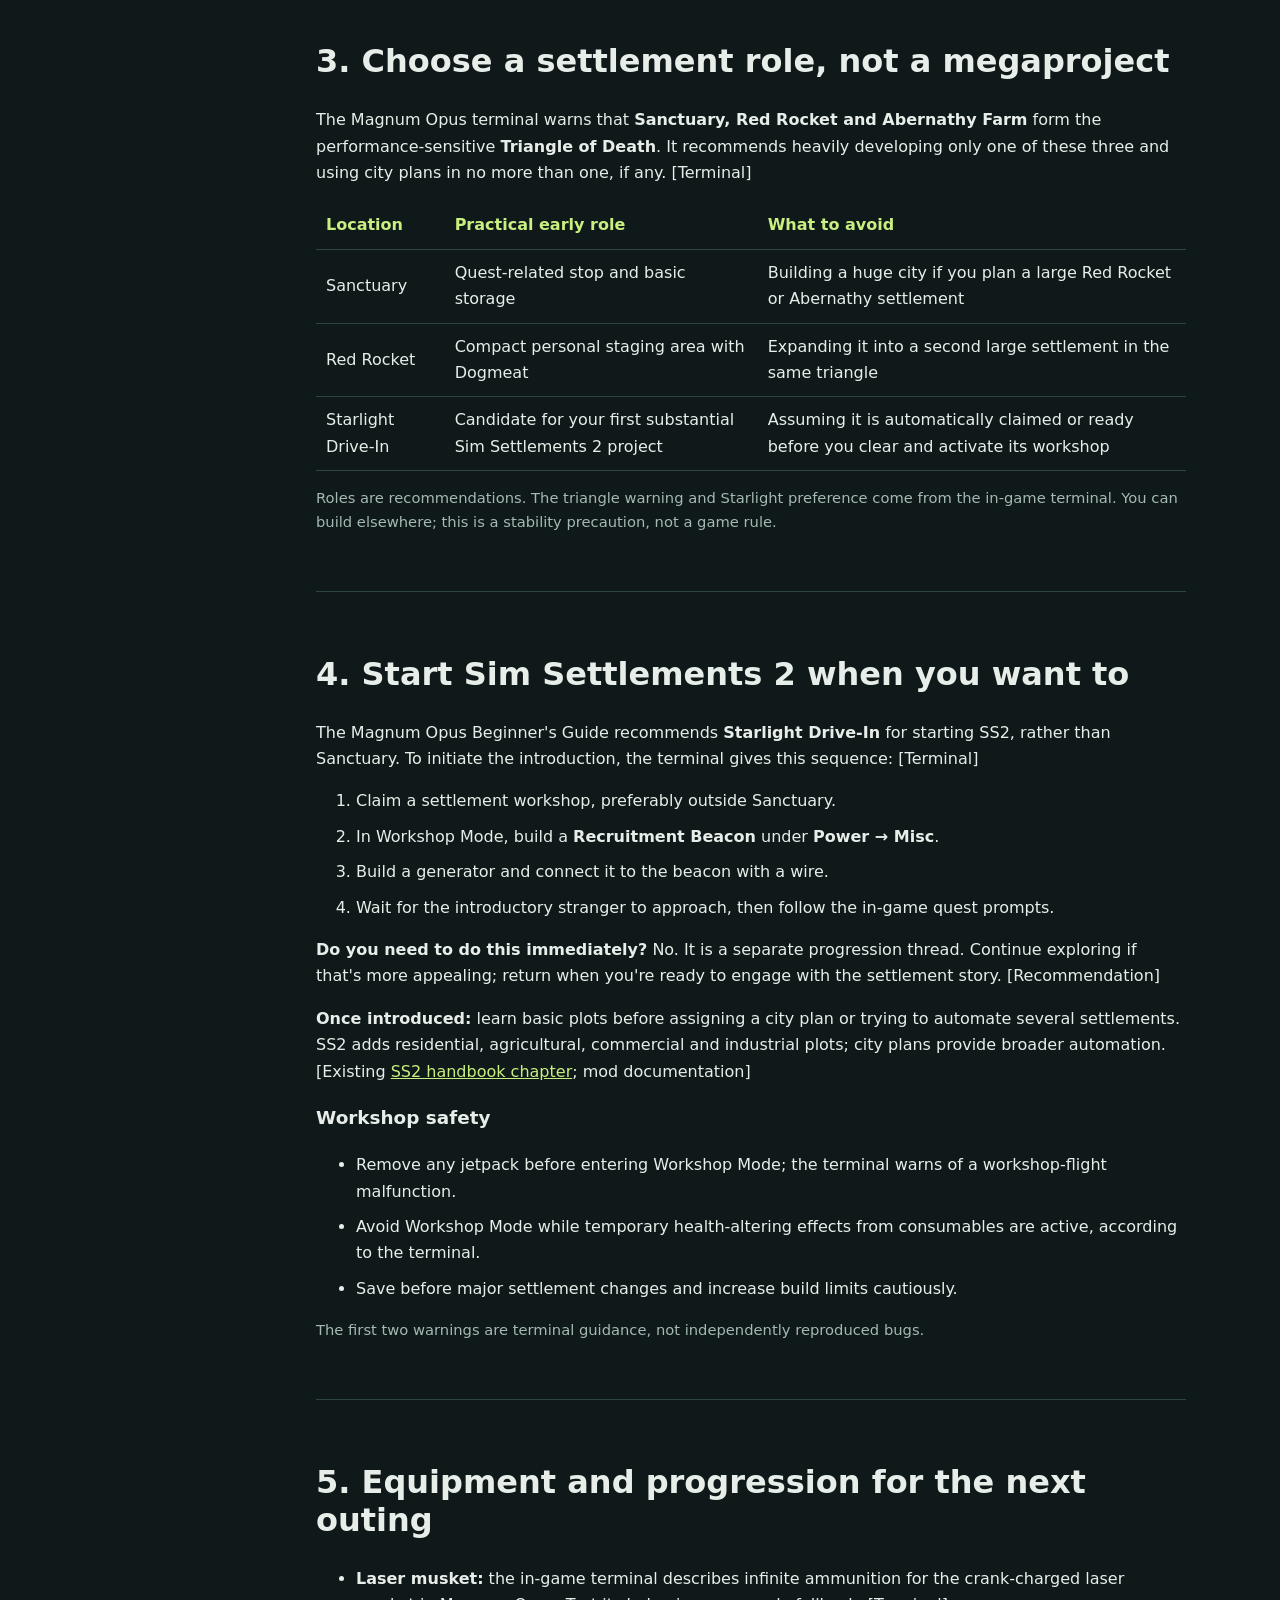
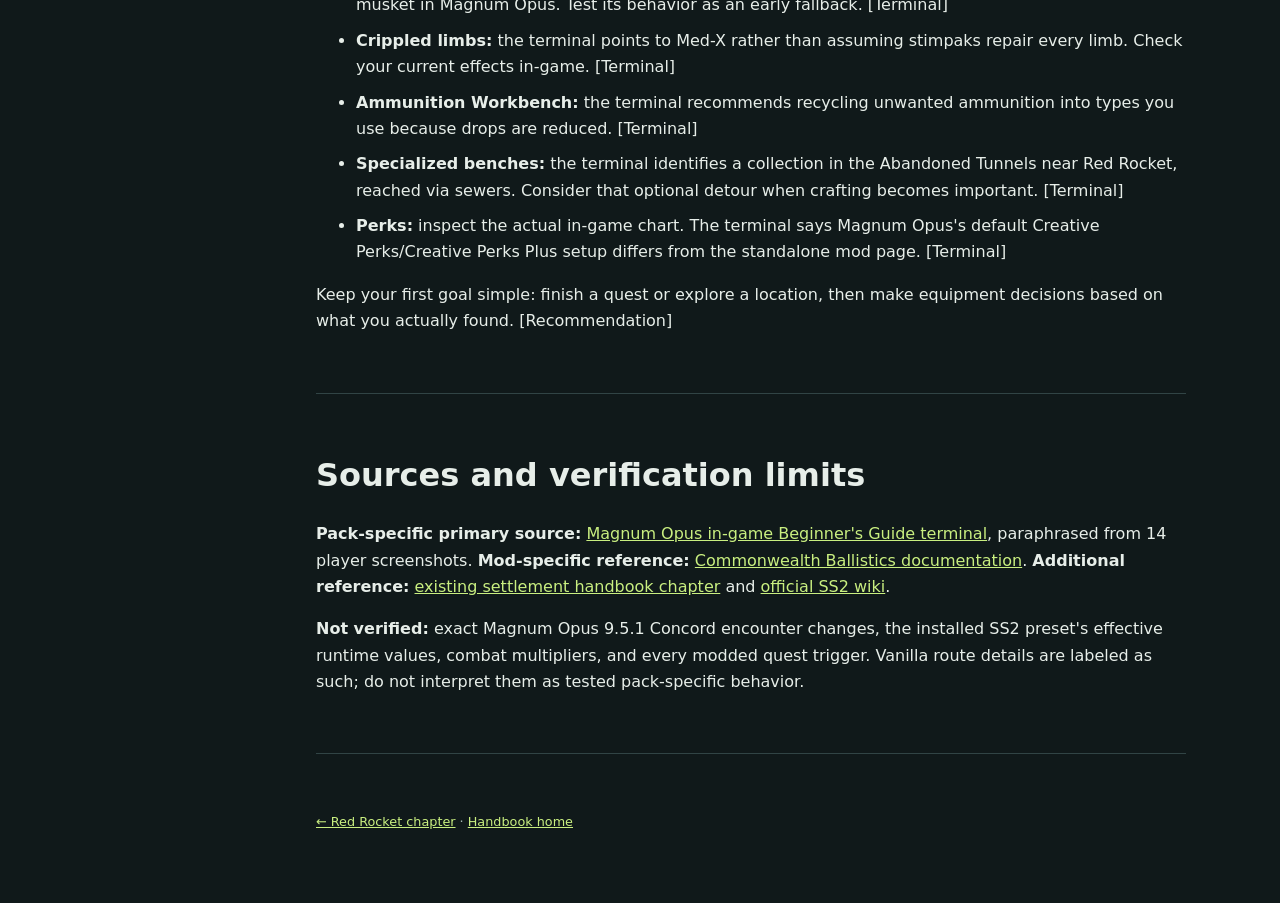
<file: concord-early-settlements.html>
<!doctype html><html lang="en"><head><meta charset="utf-8"><meta name="viewport" content="width=device-width,initial-scale=1"><meta name="theme-color" content="#10191a"><title>Concord and Early Settlements | Magnum Opus Handbook</title><link rel="stylesheet" href="style.css"></head><body><header><a class="brand" href="index.html">☢ MAGNUM OPUS <small>PLAYER'S HANDBOOK</small></a></header><div class="layout"><aside><nav class="chapter-nav"><a href="index.html">Overview</a><a href="red-rocket.html">Red Rocket → Concord</a><a href="#concord">Concord</a><a href="#after">After the museum</a><a href="#settlement">First settlement</a><a href="#ss2">Starting SS2</a><a href="#equipment">Equipment and perks</a><a href="#sources">Evidence</a></nav></aside><main><section><p class="eyebrow">PLAYABLE CHAPTER · LOW SPOILERS</p><h1>Concord and your first settlement decisions</h1><p class="lead">A flexible route through the early Commonwealth, including when and how to begin Sim Settlements 2.</p><div class="notice"><strong>How to read this:</strong> [Base game] is vanilla Fallout 4 geography or quest flow, which Magnum Opus may alter. [Terminal] is advice from Magnum Opus's in-game Beginner's Guide, captured in 14 screenshots. [Recommendation] is optional strategy. No specific modded enemy spawn, damage value, or quest outcome is claimed without verification.</div></section><section id="concord"><h2>1. Approaching Concord</h2><ol><li><strong>Before entering:</strong> make a manual save and check your ammunition, healing and weapon options. [Recommendation]</li><li><strong>Use the street layout:</strong> advance from cover to cover rather than running through open intersections. Commonwealth Ballistics can allow projectiles to penetrate thin materials, so prefer substantial cover. [Mod-author documentation; <a href="ballistics.html">details</a>]</li><li><strong>Watch your resources:</strong> the Magnum Opus terminal says ammunition is less common than in vanilla. Don't expend your last rounds clearing enemies that can be avoided. [Terminal; recommendation]</li><li><strong>Follow the Museum of Freedom lead when ready:</strong> this is the vanilla opening quest destination. The chapter deliberately does not reveal the major encounter or its resolution. [Base game]</li></ol><p><strong>If the fight feels unexpectedly difficult:</strong> retreat to a safer angle, use a different weapon, or leave and return. Installed references to Better Locational Damage and SCOURGE do not establish precise active damage numbers.</p></section><section id="after"><h2>2. After the Museum of Freedom</h2><p>Once you've finished the encounter, check your quest log and talk to the people the quest directs you toward. In vanilla Fallout 4, the early Minutemen path leads back toward Sanctuary; Magnum Opus may add content or alter pacing. [Base game]</p><p><strong>You do not have to make Sanctuary your main base.</strong> If the quest asks for settlement tasks, treat them as an introduction rather than a commitment to a huge build. [Recommendation]</p><p>Before heading farther afield, make one short maintenance stop: store excess loot, inspect your actual weapon modifications and perks, and restock healing supplies. Don't spend the whole session reorganizing junk. [Recommendation]</p></section><section id="settlement"><h2>3. Choose a settlement role, not a megaproject</h2><p>The Magnum Opus terminal warns that <strong>Sanctuary, Red Rocket and Abernathy Farm</strong> form the performance-sensitive <strong>Triangle of Death</strong>. It recommends heavily developing only one of these three and using city plans in no more than one, if any. [Terminal]</p><table><tr><th>Location</th><th>Practical early role</th><th>What to avoid</th></tr><tr><td>Sanctuary</td><td>Quest-related stop and basic storage</td><td>Building a huge city if you plan a large Red Rocket or Abernathy settlement</td></tr><tr><td>Red Rocket</td><td>Compact personal staging area with Dogmeat</td><td>Expanding it into a second large settlement in the same triangle</td></tr><tr><td>Starlight Drive-In</td><td>Candidate for your first substantial Sim Settlements 2 project</td><td>Assuming it is automatically claimed or ready before you clear and activate its workshop</td></tr></table><p class="note">Roles are recommendations. The triangle warning and Starlight preference come from the in-game terminal. You can build elsewhere; this is a stability precaution, not a game rule.</p></section><section id="ss2"><h2>4. Start Sim Settlements 2 when you want to</h2><p>The Magnum Opus Beginner's Guide recommends <strong>Starlight Drive-In</strong> for starting SS2, rather than Sanctuary. To initiate the introduction, the terminal gives this sequence: [Terminal]</p><ol><li>Claim a settlement workshop, preferably outside Sanctuary.</li><li>In Workshop Mode, build a <strong>Recruitment Beacon</strong> under <strong>Power → Misc</strong>.</li><li>Build a generator and connect it to the beacon with a wire.</li><li>Wait for the introductory stranger to approach, then follow the in-game quest prompts.</li></ol><p><strong>Do you need to do this immediately?</strong> No. It is a separate progression thread. Continue exploring if that's more appealing; return when you're ready to engage with the settlement story. [Recommendation]</p><p><strong>Once introduced:</strong> learn basic plots before assigning a city plan or trying to automate several settlements. SS2 adds residential, agricultural, commercial and industrial plots; city plans provide broader automation. [Existing <a href="settlements.html">SS2 handbook chapter</a>; mod documentation]</p><h3>Workshop safety</h3><ul><li>Remove any jetpack before entering Workshop Mode; the terminal warns of a workshop-flight malfunction.</li><li>Avoid Workshop Mode while temporary health-altering effects from consumables are active, according to the terminal.</li><li>Save before major settlement changes and increase build limits cautiously.</li></ul><p class="note">The first two warnings are terminal guidance, not independently reproduced bugs.</p></section><section id="equipment"><h2>5. Equipment and progression for the next outing</h2><ul><li><strong>Laser musket:</strong> the in-game terminal describes infinite ammunition for the crank-charged laser musket in Magnum Opus. Test its behavior as an early fallback. [Terminal]</li><li><strong>Crippled limbs:</strong> the terminal points to Med-X rather than assuming stimpaks repair every limb. Check your current effects in-game. [Terminal]</li><li><strong>Ammunition Workbench:</strong> the terminal recommends recycling unwanted ammunition into types you use because drops are reduced. [Terminal]</li><li><strong>Specialized benches:</strong> the terminal identifies a collection in the Abandoned Tunnels near Red Rocket, reached via sewers. Consider that optional detour when crafting becomes important. [Terminal]</li><li><strong>Perks:</strong> inspect the actual in-game chart. The terminal says Magnum Opus's default Creative Perks/Creative Perks Plus setup differs from the standalone mod page. [Terminal]</li></ul><p>Keep your first goal simple: finish a quest or explore a location, then make equipment decisions based on what you actually found. [Recommendation]</p></section><section id="sources"><h2>Sources and verification limits</h2><p><strong>Pack-specific primary source:</strong> <a href="beginner-guide.html">Magnum Opus in-game Beginner's Guide terminal</a>, paraphrased from 14 player screenshots. <strong>Mod-specific reference:</strong> <a href="ballistics.html">Commonwealth Ballistics documentation</a>. <strong>Additional reference:</strong> <a href="settlements.html">existing settlement handbook chapter</a> and <a href="https://wiki.simsettlements2.com/">official SS2 wiki</a>.</p><p><strong>Not verified:</strong> exact Magnum Opus 9.5.1 Concord encounter changes, the installed SS2 preset's effective runtime values, combat multipliers, and every modded quest trigger. Vanilla route details are labeled as such; do not interpret them as tested pack-specific behavior.</p></section><footer><a href="red-rocket.html">← Red Rocket chapter</a> · <a href="index.html">Handbook home</a></footer></main></div></body></html>
</file>
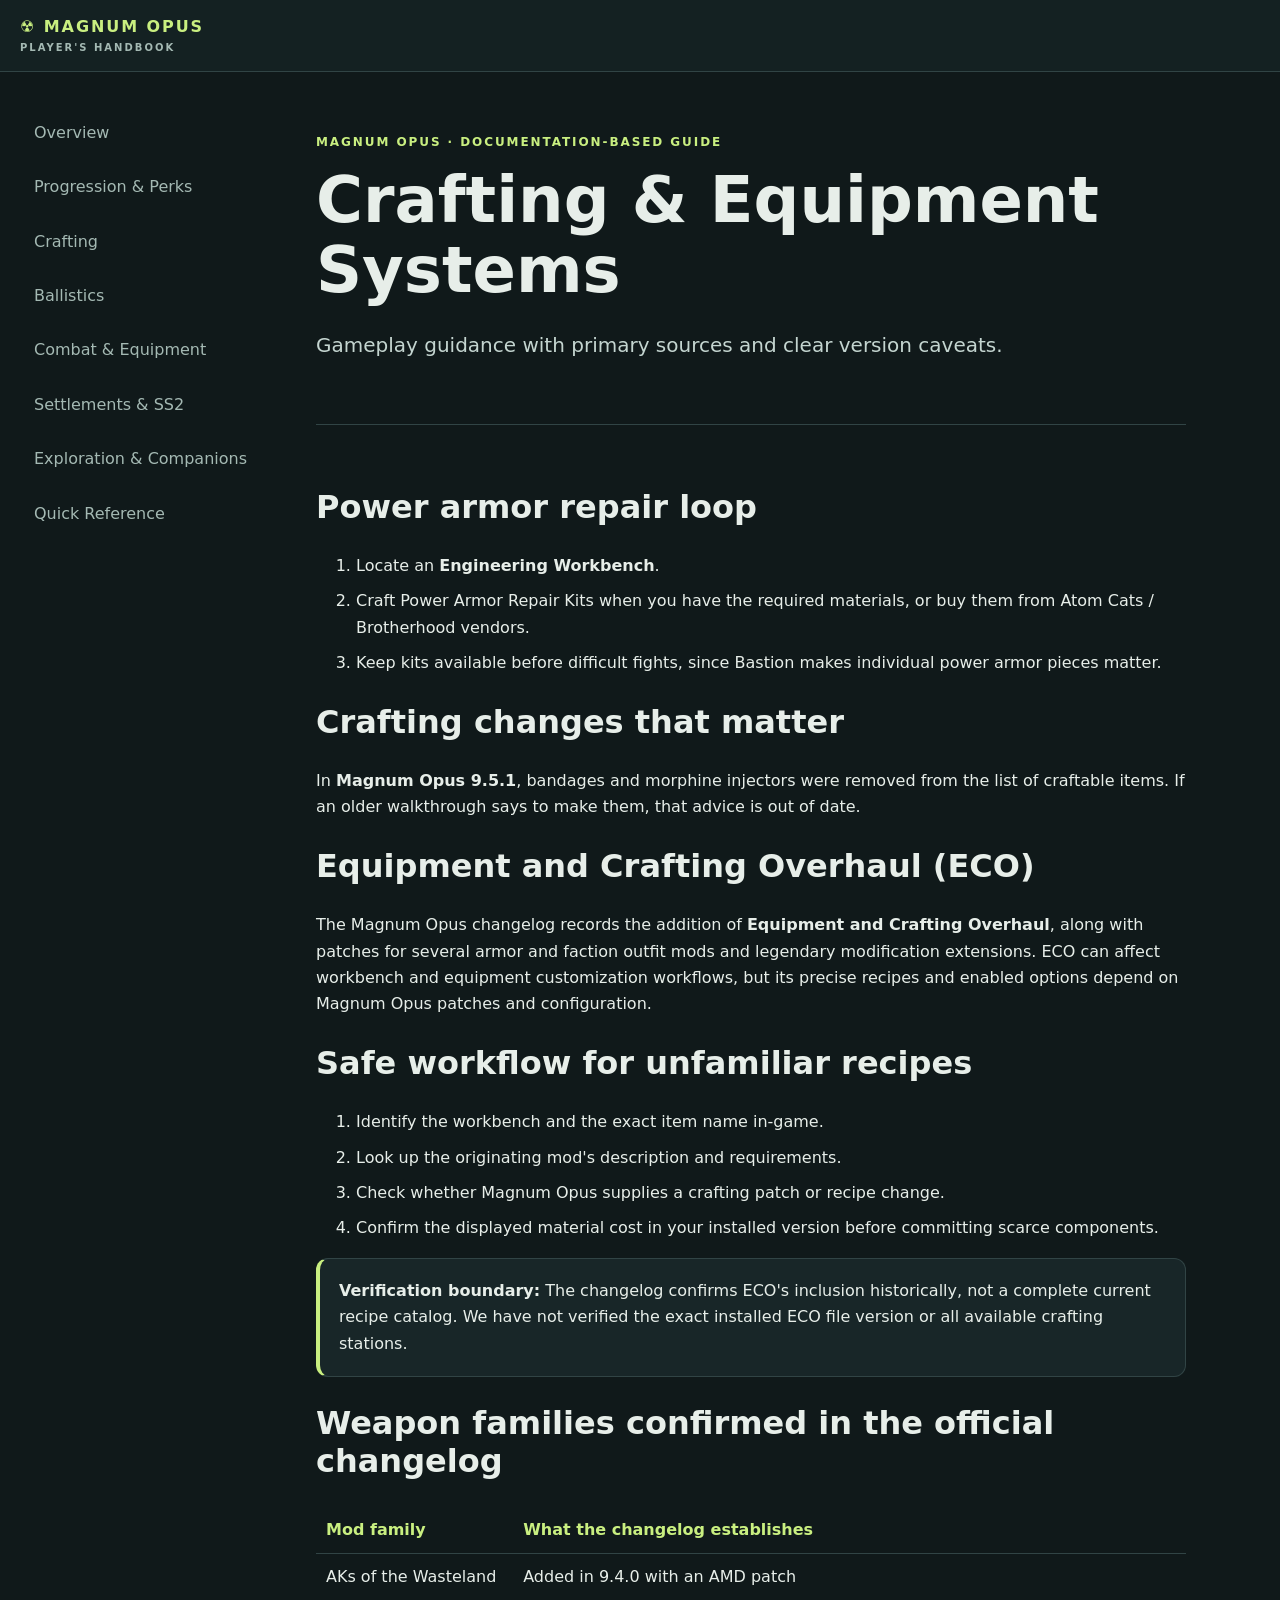
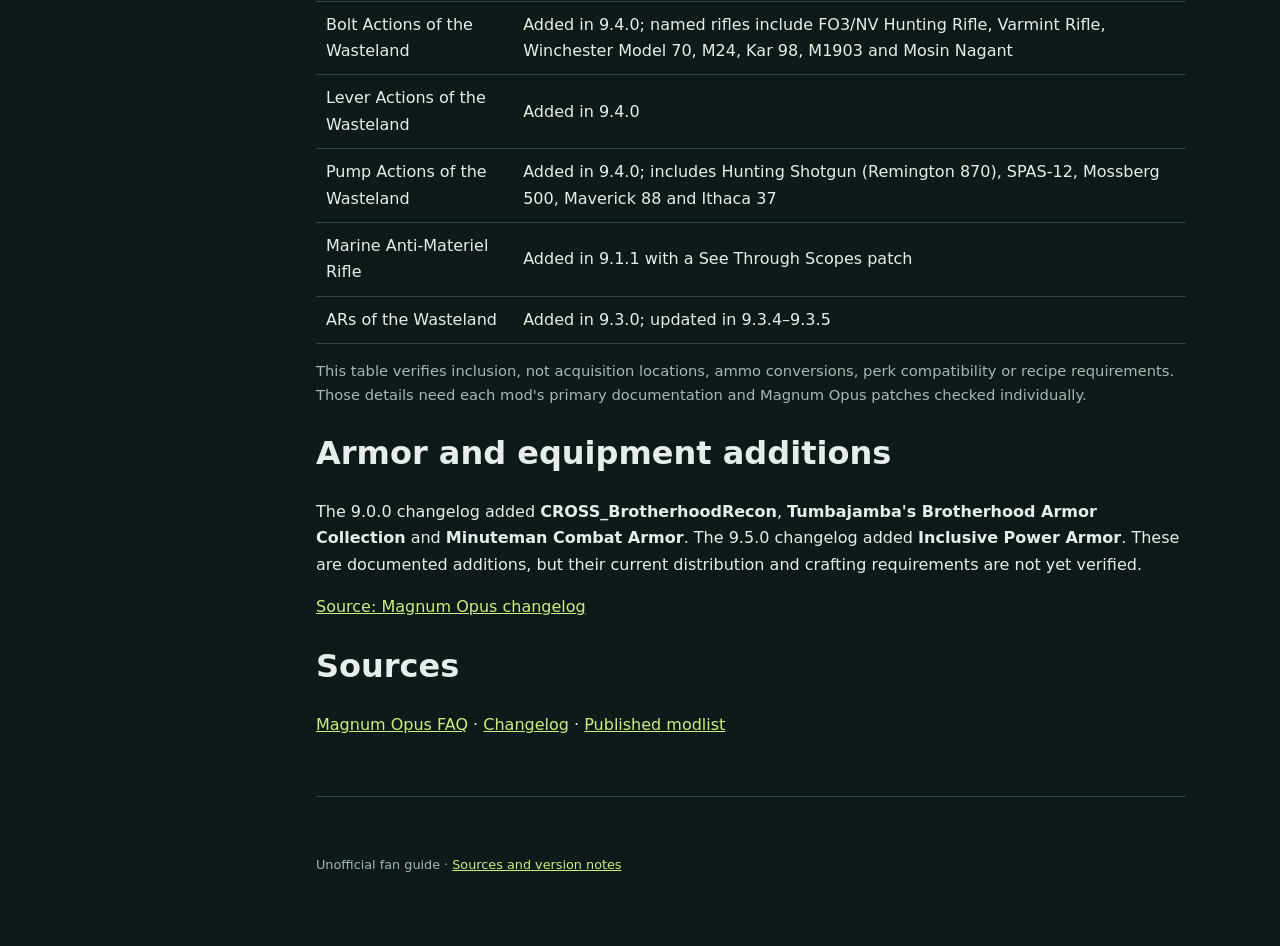
<file: crafting.html>
<!doctype html><html lang="en"><head><meta charset="utf-8"><meta name="viewport" content="width=device-width,initial-scale=1"><title>Crafting & Equipment Systems | Magnum Opus Handbook</title><link rel="stylesheet" href="style.css"></head><body><header><a class="brand" href="index.html">☢ MAGNUM OPUS <small>PLAYER'S HANDBOOK</small></a></header><div class="layout"><aside><nav class="chapter-nav"><a href="index.html">Overview</a><a href="progression.html">Progression & Perks</a><a href="crafting.html">Crafting</a><a href="ballistics.html">Ballistics</a><a href="combat.html">Combat & Equipment</a><a href="settlements.html">Settlements & SS2</a><a href="exploration.html">Exploration & Companions</a><a href="reference.html">Quick Reference</a></nav></aside><main><section><p class="eyebrow">MAGNUM OPUS · DOCUMENTATION-BASED GUIDE</p><h1>Crafting & Equipment Systems</h1><p class="lead">Gameplay guidance with primary sources and clear version caveats.</p></section><section><h2>Power armor repair loop</h2><ol><li>Locate an <strong>Engineering Workbench</strong>.</li><li>Craft Power Armor Repair Kits when you have the required materials, or buy them from Atom Cats / Brotherhood vendors.</li><li>Keep kits available before difficult fights, since Bastion makes individual power armor pieces matter.</li></ol><h2>Crafting changes that matter</h2><p>In <strong>Magnum Opus 9.5.1</strong>, bandages and morphine injectors were removed from the list of craftable items. If an older walkthrough says to make them, that advice is out of date.</p><h2>Equipment and Crafting Overhaul (ECO)</h2><p>The Magnum Opus changelog records the addition of <strong>Equipment and Crafting Overhaul</strong>, along with patches for several armor and faction outfit mods and legendary modification extensions. ECO can affect workbench and equipment customization workflows, but its precise recipes and enabled options depend on Magnum Opus patches and configuration.</p><h2>Safe workflow for unfamiliar recipes</h2><ol><li>Identify the workbench and the exact item name in-game.</li><li>Look up the originating mod's description and requirements.</li><li>Check whether Magnum Opus supplies a crafting patch or recipe change.</li><li>Confirm the displayed material cost in your installed version before committing scarce components.</li></ol><div class="notice"><strong>Verification boundary:</strong> The changelog confirms ECO's inclusion historically, not a complete current recipe catalog. We have not verified the exact installed ECO file version or all available crafting stations.</div><h2>Weapon families confirmed in the official changelog</h2><table><tr><th>Mod family</th><th>What the changelog establishes</th></tr><tr><td>AKs of the Wasteland</td><td>Added in 9.4.0 with an AMD patch</td></tr><tr><td>Bolt Actions of the Wasteland</td><td>Added in 9.4.0; named rifles include FO3/NV Hunting Rifle, Varmint Rifle, Winchester Model 70, M24, Kar 98, M1903 and Mosin Nagant</td></tr><tr><td>Lever Actions of the Wasteland</td><td>Added in 9.4.0</td></tr><tr><td>Pump Actions of the Wasteland</td><td>Added in 9.4.0; includes Hunting Shotgun (Remington 870), SPAS-12, Mossberg 500, Maverick 88 and Ithaca 37</td></tr><tr><td>Marine Anti-Materiel Rifle</td><td>Added in 9.1.1 with a See Through Scopes patch</td></tr><tr><td>ARs of the Wasteland</td><td>Added in 9.3.0; updated in 9.3.4–9.3.5</td></tr></table><p class="note">This table verifies inclusion, not acquisition locations, ammo conversions, perk compatibility or recipe requirements. Those details need each mod's primary documentation and Magnum Opus patches checked individually.</p><h2>Armor and equipment additions</h2><p>The 9.0.0 changelog added <strong>CROSS_BrotherhoodRecon</strong>, <strong>Tumbajamba's Brotherhood Armor Collection</strong> and <strong>Minuteman Combat Armor</strong>. The 9.5.0 changelog added <strong>Inclusive Power Armor</strong>. These are documented additions, but their current distribution and crafting requirements are not yet verified.</p><p><a href="https://github.com/LivelyDismay/magnum-opus/blob/main/changelog.md">Source: Magnum Opus changelog</a></p><h2>Sources</h2><p><a href="https://github.com/LivelyDismay/magnum-opus/blob/main/faq.md">Magnum Opus FAQ</a> · <a href="https://github.com/LivelyDismay/magnum-opus/blob/main/changelog.md">Changelog</a> · <a href="https://loadorderlibrary.com/lists/magnum-opus">Published modlist</a></p></section><footer>Unofficial fan guide · <a href="reference.html">Sources and version notes</a></footer></main></div></body></html>
</file>
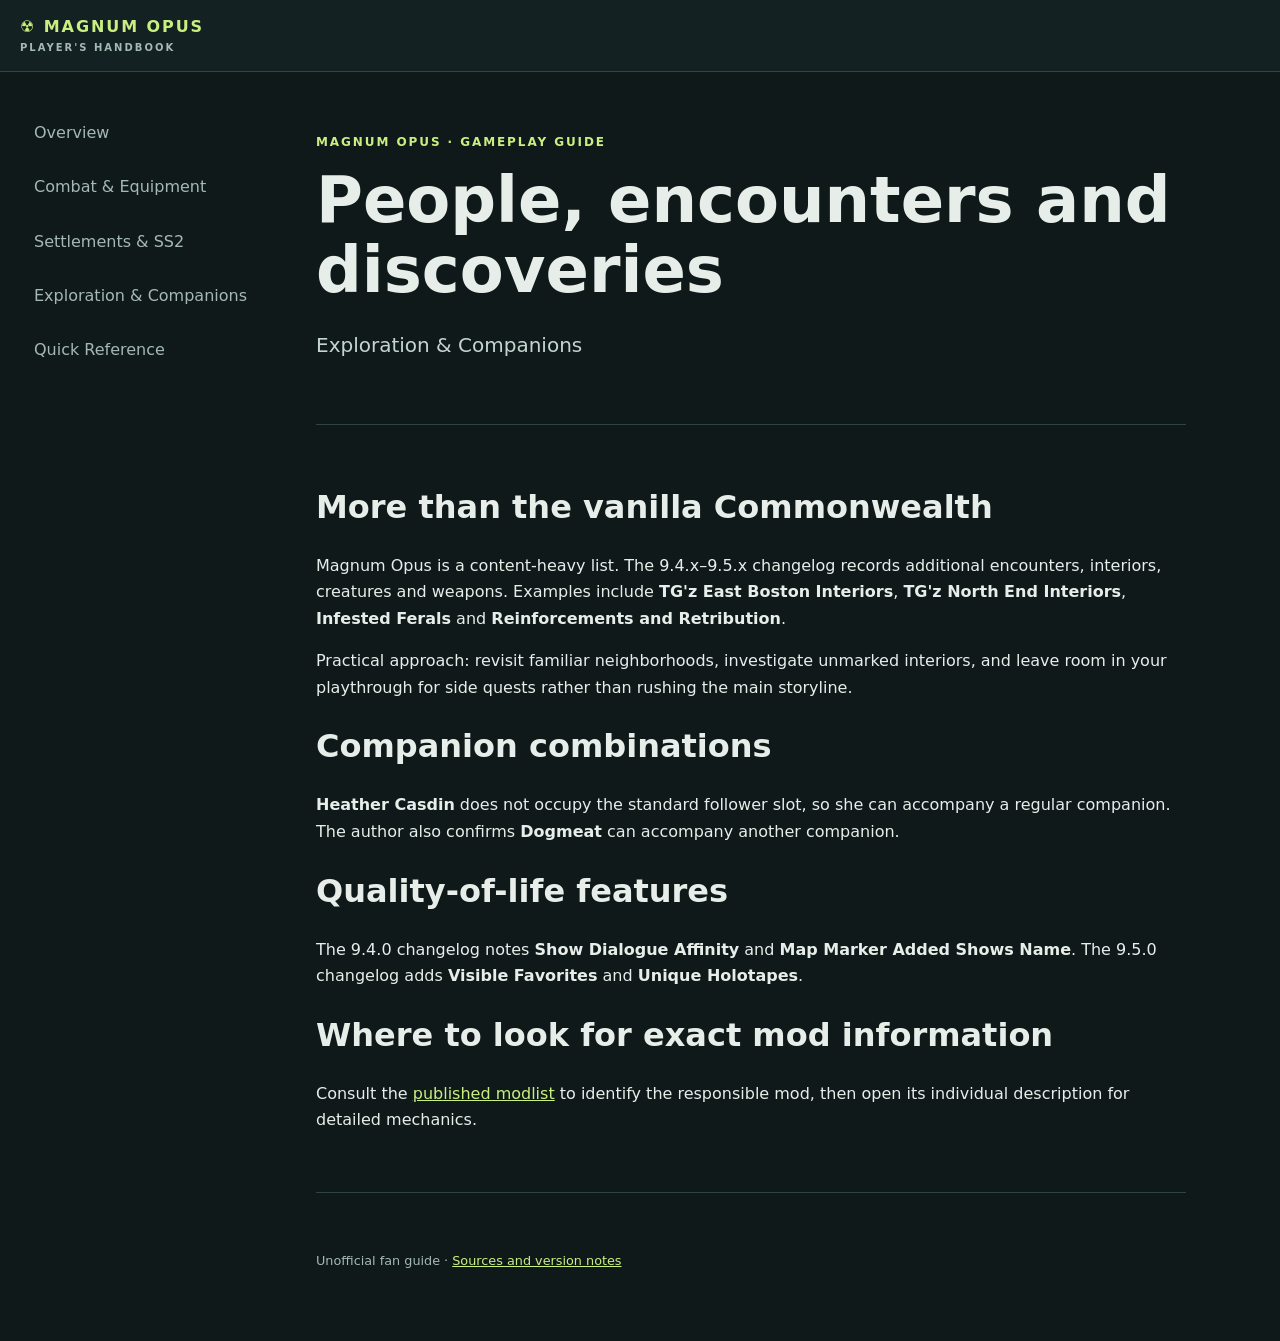
<file: exploration.html>
<!doctype html><html lang="en"><head><meta charset="utf-8"><meta name="viewport" content="width=device-width,initial-scale=1"><title>Exploration & Companions | Magnum Opus Handbook</title><link rel="stylesheet" href="style.css"></head><body><header><a class="brand" href="index.html">☢ MAGNUM OPUS <small>PLAYER'S HANDBOOK</small></a></header><div class="layout"><aside><nav class="chapter-nav"><a href="index.html">Overview</a><a href="combat.html">Combat & Equipment</a><a href="settlements.html">Settlements & SS2</a><a href="exploration.html">Exploration & Companions</a><a href="reference.html">Quick Reference</a></nav></aside><main><section><p class="eyebrow">MAGNUM OPUS · GAMEPLAY GUIDE</p><h1>People, encounters and discoveries</h1><p class="lead">Exploration & Companions</p></section><section><h2>More than the vanilla Commonwealth</h2><p>Magnum Opus is a content-heavy list. The 9.4.x–9.5.x changelog records additional encounters, interiors, creatures and weapons. Examples include <strong>TG'z East Boston Interiors</strong>, <strong>TG'z North End Interiors</strong>, <strong>Infested Ferals</strong> and <strong>Reinforcements and Retribution</strong>.</p><p>Practical approach: revisit familiar neighborhoods, investigate unmarked interiors, and leave room in your playthrough for side quests rather than rushing the main storyline.</p><h2>Companion combinations</h2><p><strong>Heather Casdin</strong> does not occupy the standard follower slot, so she can accompany a regular companion. The author also confirms <strong>Dogmeat</strong> can accompany another companion.</p><h2>Quality-of-life features</h2><p>The 9.4.0 changelog notes <strong>Show Dialogue Affinity</strong> and <strong>Map Marker Added Shows Name</strong>. The 9.5.0 changelog adds <strong>Visible Favorites</strong> and <strong>Unique Holotapes</strong>.</p><h2>Where to look for exact mod information</h2><p>Consult the <a href="https://loadorderlibrary.com/lists/magnum-opus">published modlist</a> to identify the responsible mod, then open its individual description for detailed mechanics.</p></section><footer>Unofficial fan guide · <a href="reference.html">Sources and version notes</a></footer></main></div></body></html>
</file>
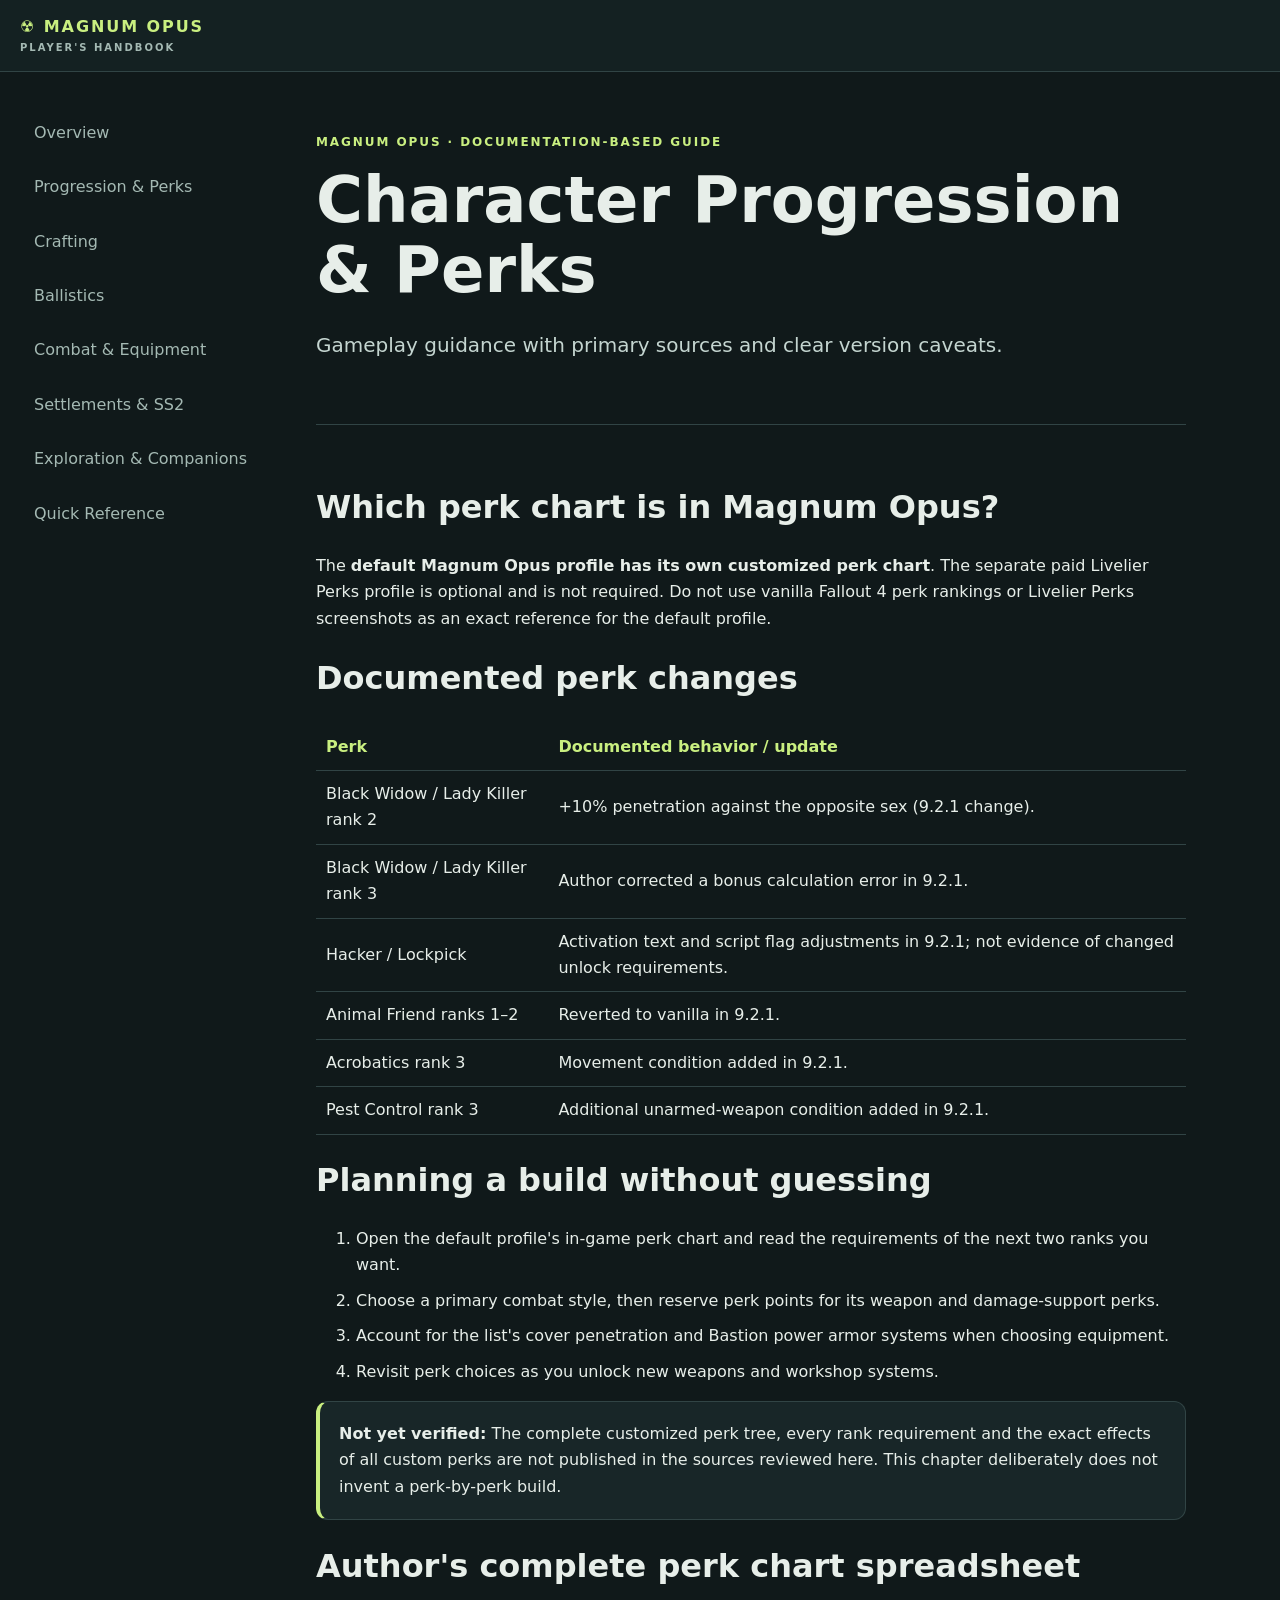
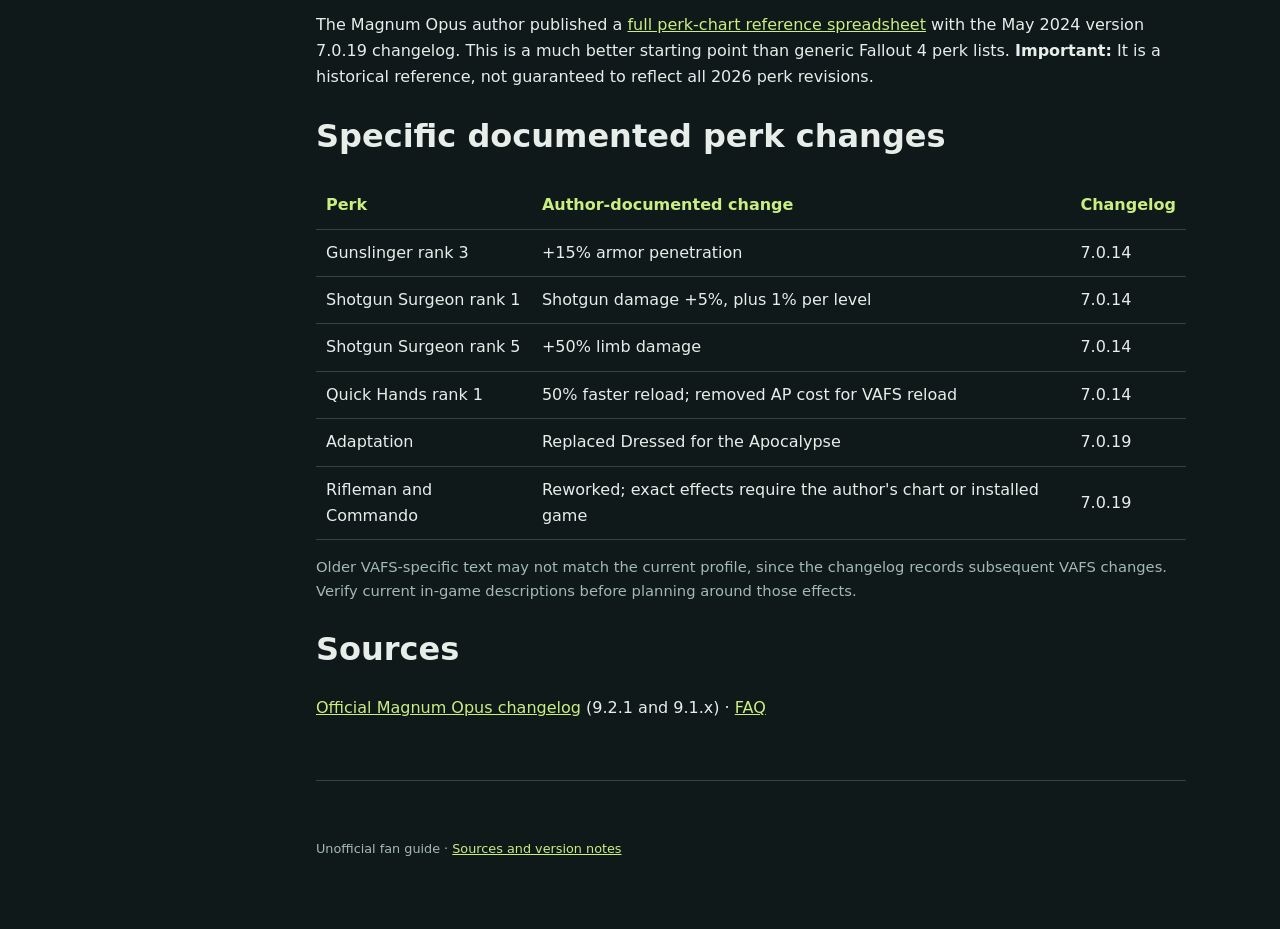
<file: progression.html>
<!doctype html><html lang="en"><head><meta charset="utf-8"><meta name="viewport" content="width=device-width,initial-scale=1"><title>Character Progression & Perks | Magnum Opus Handbook</title><link rel="stylesheet" href="style.css"></head><body><header><a class="brand" href="index.html">☢ MAGNUM OPUS <small>PLAYER'S HANDBOOK</small></a></header><div class="layout"><aside><nav class="chapter-nav"><a href="index.html">Overview</a><a href="progression.html">Progression & Perks</a><a href="crafting.html">Crafting</a><a href="ballistics.html">Ballistics</a><a href="combat.html">Combat & Equipment</a><a href="settlements.html">Settlements & SS2</a><a href="exploration.html">Exploration & Companions</a><a href="reference.html">Quick Reference</a></nav></aside><main><section><p class="eyebrow">MAGNUM OPUS · DOCUMENTATION-BASED GUIDE</p><h1>Character Progression & Perks</h1><p class="lead">Gameplay guidance with primary sources and clear version caveats.</p></section><section><h2>Which perk chart is in Magnum Opus?</h2><p>The <strong>default Magnum Opus profile has its own customized perk chart</strong>. The separate paid Livelier Perks profile is optional and is not required. Do not use vanilla Fallout 4 perk rankings or Livelier Perks screenshots as an exact reference for the default profile.</p><h2>Documented perk changes</h2><table><tr><th>Perk</th><th>Documented behavior / update</th></tr><tr><td>Black Widow / Lady Killer rank 2</td><td>+10% penetration against the opposite sex (9.2.1 change).</td></tr><tr><td>Black Widow / Lady Killer rank 3</td><td>Author corrected a bonus calculation error in 9.2.1.</td></tr><tr><td>Hacker / Lockpick</td><td>Activation text and script flag adjustments in 9.2.1; not evidence of changed unlock requirements.</td></tr><tr><td>Animal Friend ranks 1–2</td><td>Reverted to vanilla in 9.2.1.</td></tr><tr><td>Acrobatics rank 3</td><td>Movement condition added in 9.2.1.</td></tr><tr><td>Pest Control rank 3</td><td>Additional unarmed-weapon condition added in 9.2.1.</td></tr></table><h2>Planning a build without guessing</h2><ol><li>Open the default profile's in-game perk chart and read the requirements of the next two ranks you want.</li><li>Choose a primary combat style, then reserve perk points for its weapon and damage-support perks.</li><li>Account for the list's cover penetration and Bastion power armor systems when choosing equipment.</li><li>Revisit perk choices as you unlock new weapons and workshop systems.</li></ol><div class="notice"><strong>Not yet verified:</strong> The complete customized perk tree, every rank requirement and the exact effects of all custom perks are not published in the sources reviewed here. This chapter deliberately does not invent a perk-by-perk build.</div><h2>Author's complete perk chart spreadsheet</h2><p>The Magnum Opus author published a <a href="https://docs.google.com/spreadsheets/d/1uR2e_3fcl31K7SzcnnBw-sm6N3xxtXhPywt5Bli05ug/edit?usp=sharing">full perk-chart reference spreadsheet</a> with the May 2024 version 7.0.19 changelog. This is a much better starting point than generic Fallout 4 perk lists. <strong>Important:</strong> It is a historical reference, not guaranteed to reflect all 2026 perk revisions.</p><h2>Specific documented perk changes</h2><table><tr><th>Perk</th><th>Author-documented change</th><th>Changelog</th></tr><tr><td>Gunslinger rank 3</td><td>+15% armor penetration</td><td>7.0.14</td></tr><tr><td>Shotgun Surgeon rank 1</td><td>Shotgun damage +5%, plus 1% per level</td><td>7.0.14</td></tr><tr><td>Shotgun Surgeon rank 5</td><td>+50% limb damage</td><td>7.0.14</td></tr><tr><td>Quick Hands rank 1</td><td>50% faster reload; removed AP cost for VAFS reload</td><td>7.0.14</td></tr><tr><td>Adaptation</td><td>Replaced Dressed for the Apocalypse</td><td>7.0.19</td></tr><tr><td>Rifleman and Commando</td><td>Reworked; exact effects require the author's chart or installed game</td><td>7.0.19</td></tr></table><p class="note">Older VAFS-specific text may not match the current profile, since the changelog records subsequent VAFS changes. Verify current in-game descriptions before planning around those effects.</p><h2>Sources</h2><p><a href="https://github.com/LivelyDismay/magnum-opus/blob/main/changelog.md">Official Magnum Opus changelog</a> (9.2.1 and 9.1.x) · <a href="https://github.com/LivelyDismay/magnum-opus/blob/main/faq.md">FAQ</a></p></section><footer>Unofficial fan guide · <a href="reference.html">Sources and version notes</a></footer></main></div></body></html>
</file>
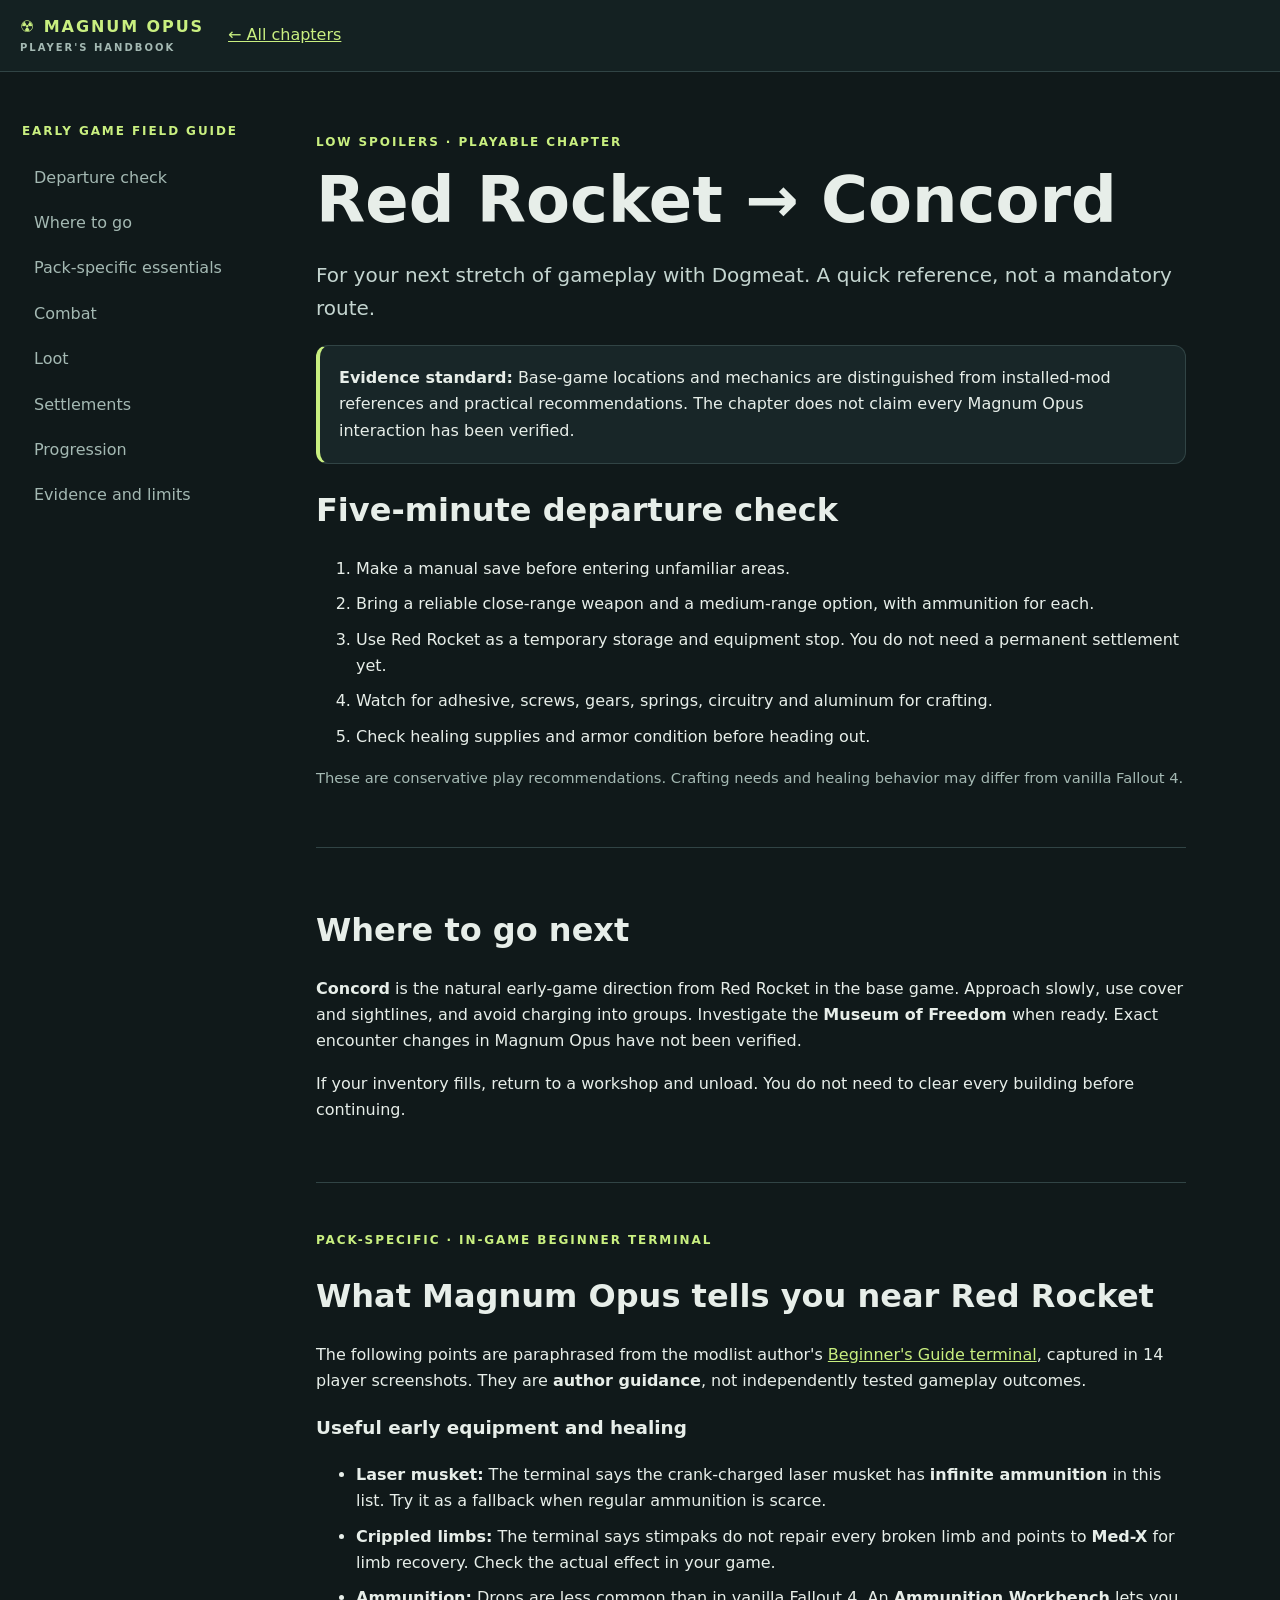
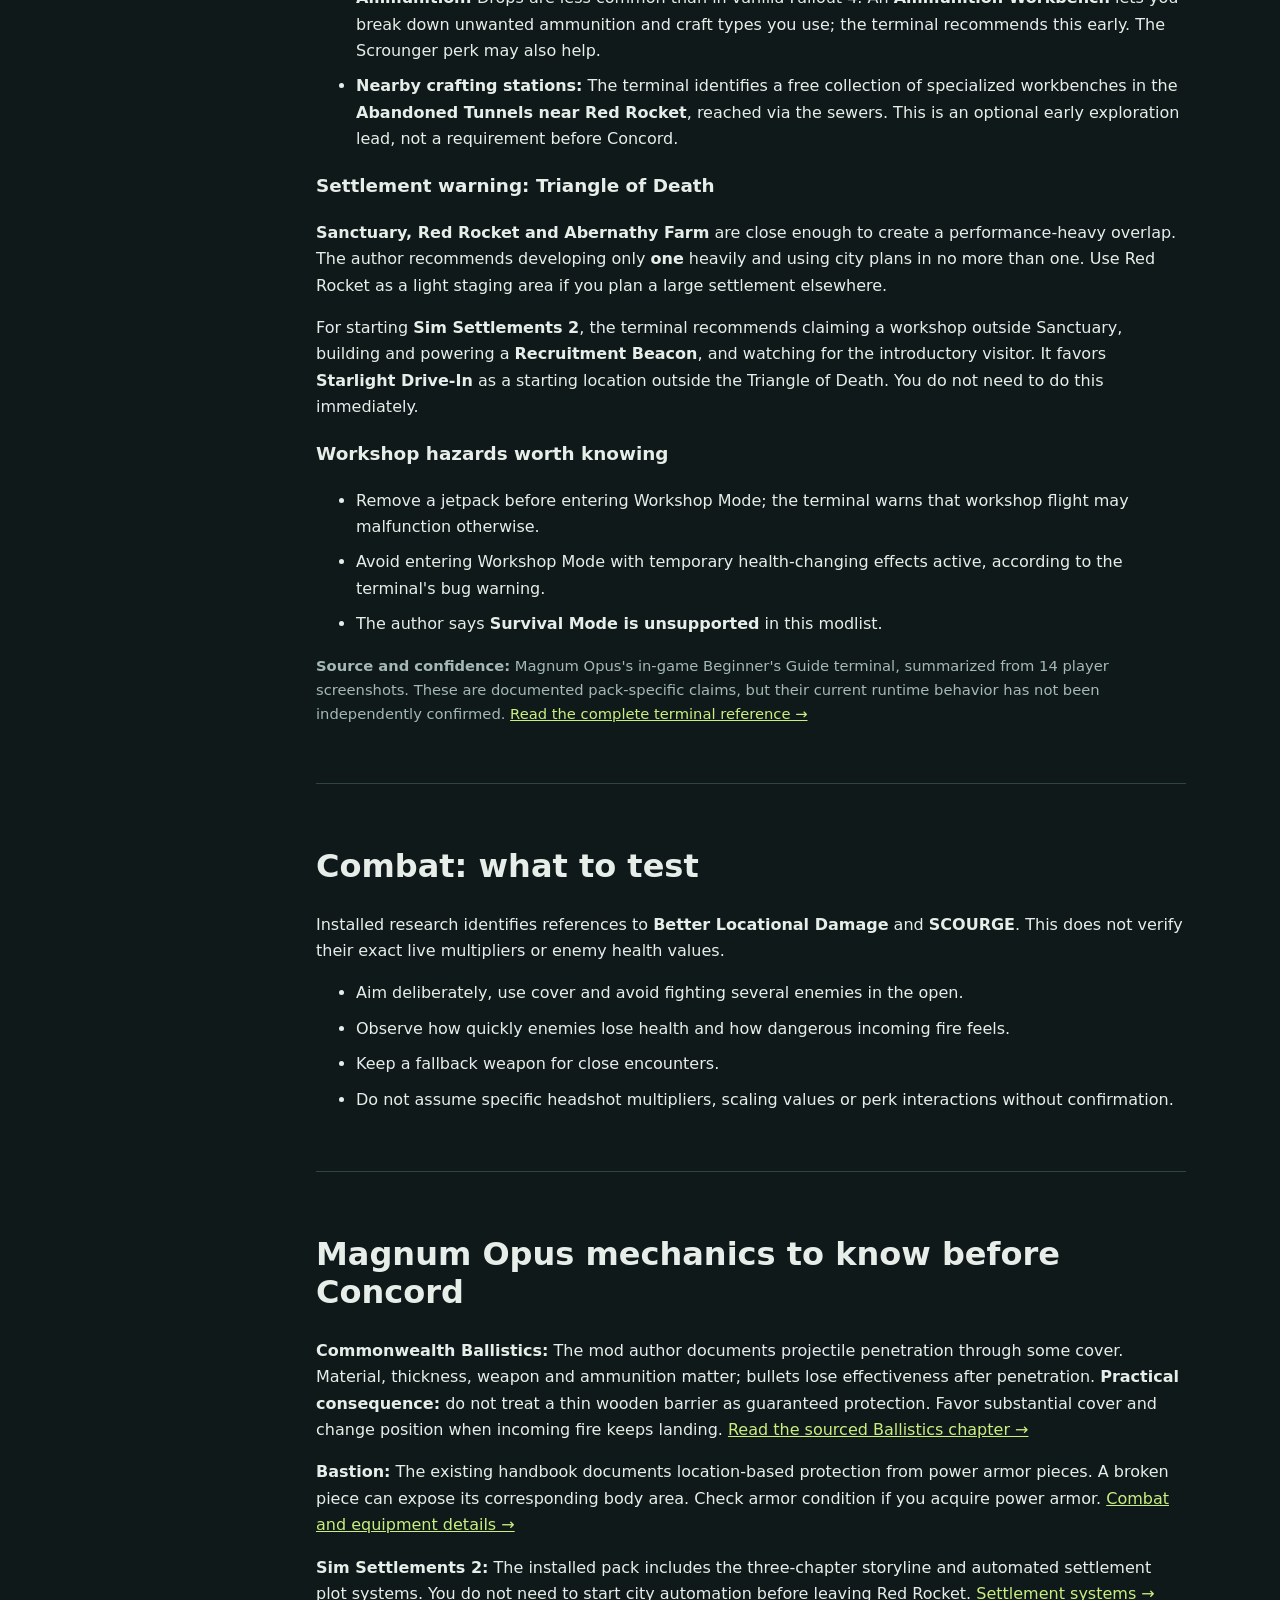
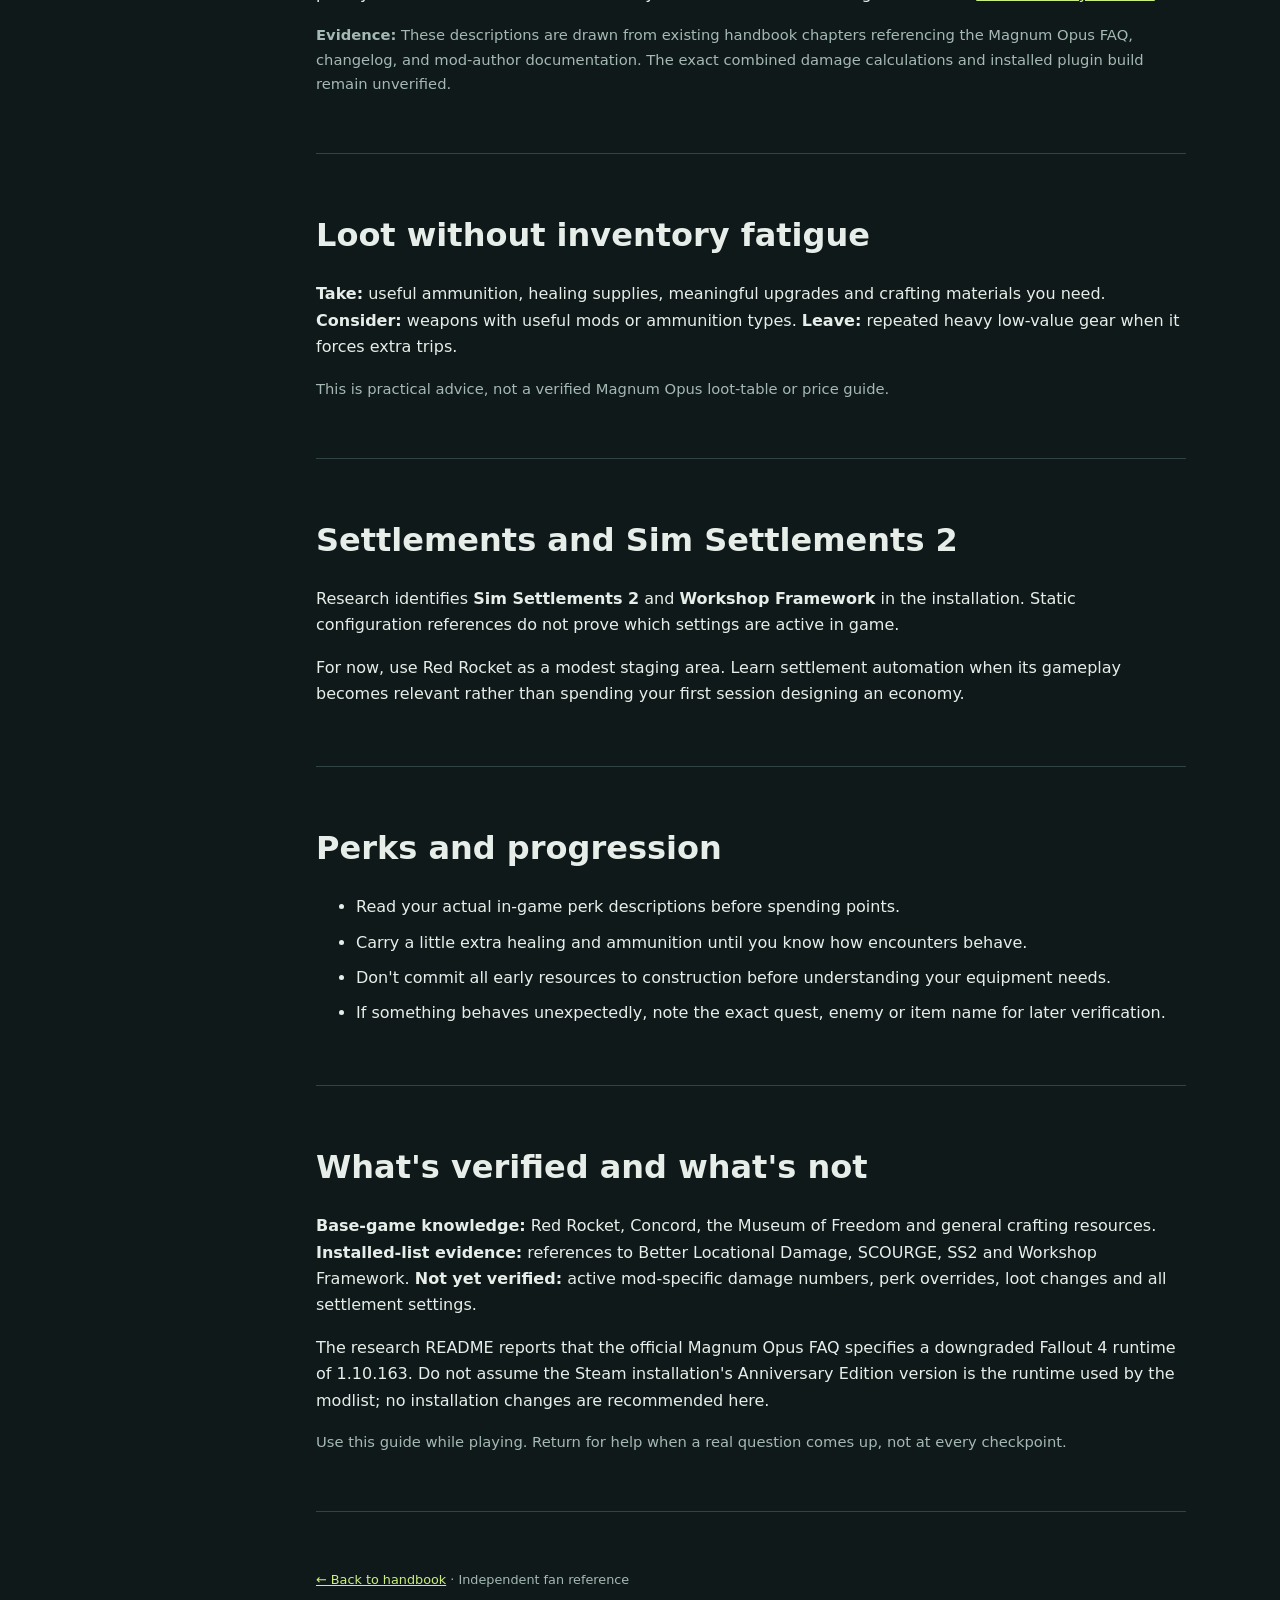
<file: red-rocket.html>
<!doctype html><html lang="en"><head><meta charset="utf-8"><meta name="viewport" content="width=device-width,initial-scale=1"><meta name="theme-color" content="#10191a"><title>Red Rocket to Concord | Magnum Opus Handbook</title><link rel="stylesheet" href="style.css"></head><body><header><div class="brand">☢ MAGNUM OPUS <small>PLAYER'S HANDBOOK</small></div><a href="index.html">← All chapters</a></header><div class="layout"><nav aria-label="Chapter contents"><p class="eyebrow">EARLY GAME FIELD GUIDE</p><a href="#start">Departure check</a><a href="#route">Where to go</a><a href="#terminal-tips">Pack-specific essentials</a><a href="#combat">Combat</a><a href="#loot">Loot</a><a href="#settlements">Settlements</a><a href="#progression">Progression</a><a href="#limits">Evidence and limits</a></nav><main><section id="start"><p class="eyebrow">LOW SPOILERS · PLAYABLE CHAPTER</p><h1>Red Rocket → Concord</h1><p class="lead">For your next stretch of gameplay with Dogmeat. A quick reference, not a mandatory route.</p><div class="notice"><strong>Evidence standard:</strong> Base-game locations and mechanics are distinguished from installed-mod references and practical recommendations. The chapter does not claim every Magnum Opus interaction has been verified.</div><h2>Five-minute departure check</h2><ol><li>Make a manual save before entering unfamiliar areas.</li><li>Bring a reliable close-range weapon and a medium-range option, with ammunition for each.</li><li>Use Red Rocket as a temporary storage and equipment stop. You do not need a permanent settlement yet.</li><li>Watch for adhesive, screws, gears, springs, circuitry and aluminum for crafting.</li><li>Check healing supplies and armor condition before heading out.</li></ol><p class="note">These are conservative play recommendations. Crafting needs and healing behavior may differ from vanilla Fallout 4.</p></section><section id="route"><h2>Where to go next</h2><p><strong>Concord</strong> is the natural early-game direction from Red Rocket in the base game. Approach slowly, use cover and sightlines, and avoid charging into groups. Investigate the <strong>Museum of Freedom</strong> when ready. Exact encounter changes in Magnum Opus have not been verified.</p><p>If your inventory fills, return to a workshop and unload. You do not need to clear every building before continuing.</p></section><section id="terminal-tips"><p class="eyebrow">PACK-SPECIFIC · IN-GAME BEGINNER TERMINAL</p><h2>What Magnum Opus tells you near Red Rocket</h2><p>The following points are paraphrased from the modlist author's <a href="beginner-guide.html">Beginner's Guide terminal</a>, captured in 14 player screenshots. They are <strong>author guidance</strong>, not independently tested gameplay outcomes.</p><h3>Useful early equipment and healing</h3><ul><li><strong>Laser musket:</strong> The terminal says the crank-charged laser musket has <strong>infinite ammunition</strong> in this list. Try it as a fallback when regular ammunition is scarce.</li><li><strong>Crippled limbs:</strong> The terminal says stimpaks do not repair every broken limb and points to <strong>Med-X</strong> for limb recovery. Check the actual effect in your game.</li><li><strong>Ammunition:</strong> Drops are less common than in vanilla Fallout 4. An <strong>Ammunition Workbench</strong> lets you break down unwanted ammunition and craft types you use; the terminal recommends this early. The Scrounger perk may also help.</li><li><strong>Nearby crafting stations:</strong> The terminal identifies a free collection of specialized workbenches in the <strong>Abandoned Tunnels near Red Rocket</strong>, reached via the sewers. This is an optional early exploration lead, not a requirement before Concord.</li></ul><h3>Settlement warning: Triangle of Death</h3><p><strong>Sanctuary, Red Rocket and Abernathy Farm</strong> are close enough to create a performance-heavy overlap. The author recommends developing only <strong>one</strong> heavily and using city plans in no more than one. Use Red Rocket as a light staging area if you plan a large settlement elsewhere.</p><p>For starting <strong>Sim Settlements 2</strong>, the terminal recommends claiming a workshop outside Sanctuary, building and powering a <strong>Recruitment Beacon</strong>, and watching for the introductory visitor. It favors <strong>Starlight Drive-In</strong> as a starting location outside the Triangle of Death. You do not need to do this immediately.</p><h3>Workshop hazards worth knowing</h3><ul><li>Remove a jetpack before entering Workshop Mode; the terminal warns that workshop flight may malfunction otherwise.</li><li>Avoid entering Workshop Mode with temporary health-changing effects active, according to the terminal's bug warning.</li><li>The author says <strong>Survival Mode is unsupported</strong> in this modlist.</li></ul><p class="note"><strong>Source and confidence:</strong> Magnum Opus's in-game Beginner's Guide terminal, summarized from 14 player screenshots. These are documented pack-specific claims, but their current runtime behavior has not been independently confirmed. <a href="beginner-guide.html">Read the complete terminal reference →</a></p></section><section id="combat"><h2>Combat: what to test</h2><p>Installed research identifies references to <strong>Better Locational Damage</strong> and <strong>SCOURGE</strong>. This does not verify their exact live multipliers or enemy health values.</p><ul><li>Aim deliberately, use cover and avoid fighting several enemies in the open.</li><li>Observe how quickly enemies lose health and how dangerous incoming fire feels.</li><li>Keep a fallback weapon for close encounters.</li><li>Do not assume specific headshot multipliers, scaling values or perk interactions without confirmation.</li></ul></section><section id="pack-mechanics"><h2>Magnum Opus mechanics to know before Concord</h2><p><strong>Commonwealth Ballistics:</strong> The mod author documents projectile penetration through some cover. Material, thickness, weapon and ammunition matter; bullets lose effectiveness after penetration. <strong>Practical consequence:</strong> do not treat a thin wooden barrier as guaranteed protection. Favor substantial cover and change position when incoming fire keeps landing. <a href="ballistics.html">Read the sourced Ballistics chapter →</a></p><p><strong>Bastion:</strong> The existing handbook documents location-based protection from power armor pieces. A broken piece can expose its corresponding body area. Check armor condition if you acquire power armor. <a href="combat.html">Combat and equipment details →</a></p><p><strong>Sim Settlements 2:</strong> The installed pack includes the three-chapter storyline and automated settlement plot systems. You do not need to start city automation before leaving Red Rocket. <a href="settlements.html">Settlement systems →</a></p><p class="note"><strong>Evidence:</strong> These descriptions are drawn from existing handbook chapters referencing the Magnum Opus FAQ, changelog, and mod-author documentation. The exact combined damage calculations and installed plugin build remain unverified.</p></section><section id="loot"><h2>Loot without inventory fatigue</h2><p><strong>Take:</strong> useful ammunition, healing supplies, meaningful upgrades and crafting materials you need. <strong>Consider:</strong> weapons with useful mods or ammunition types. <strong>Leave:</strong> repeated heavy low-value gear when it forces extra trips.</p><p class="note">This is practical advice, not a verified Magnum Opus loot-table or price guide.</p></section><section id="settlements"><h2>Settlements and Sim Settlements 2</h2><p>Research identifies <strong>Sim Settlements 2</strong> and <strong>Workshop Framework</strong> in the installation. Static configuration references do not prove which settings are active in game.</p><p>For now, use Red Rocket as a modest staging area. Learn settlement automation when its gameplay becomes relevant rather than spending your first session designing an economy.</p></section><section id="progression"><h2>Perks and progression</h2><ul><li>Read your actual in-game perk descriptions before spending points.</li><li>Carry a little extra healing and ammunition until you know how encounters behave.</li><li>Don't commit all early resources to construction before understanding your equipment needs.</li><li>If something behaves unexpectedly, note the exact quest, enemy or item name for later verification.</li></ul></section><section id="limits"><h2>What's verified and what's not</h2><p><strong>Base-game knowledge:</strong> Red Rocket, Concord, the Museum of Freedom and general crafting resources. <strong>Installed-list evidence:</strong> references to Better Locational Damage, SCOURGE, SS2 and Workshop Framework. <strong>Not yet verified:</strong> active mod-specific damage numbers, perk overrides, loot changes and all settlement settings.</p><p>The research README reports that the official Magnum Opus FAQ specifies a downgraded Fallout 4 runtime of 1.10.163. Do not assume the Steam installation's Anniversary Edition version is the runtime used by the modlist; no installation changes are recommended here.</p><p class="note">Use this guide while playing. Return for help when a real question comes up, not at every checkpoint.</p></section><footer><a href="index.html">← Back to handbook</a> · Independent fan reference</footer></main></div></body></html>
</file>
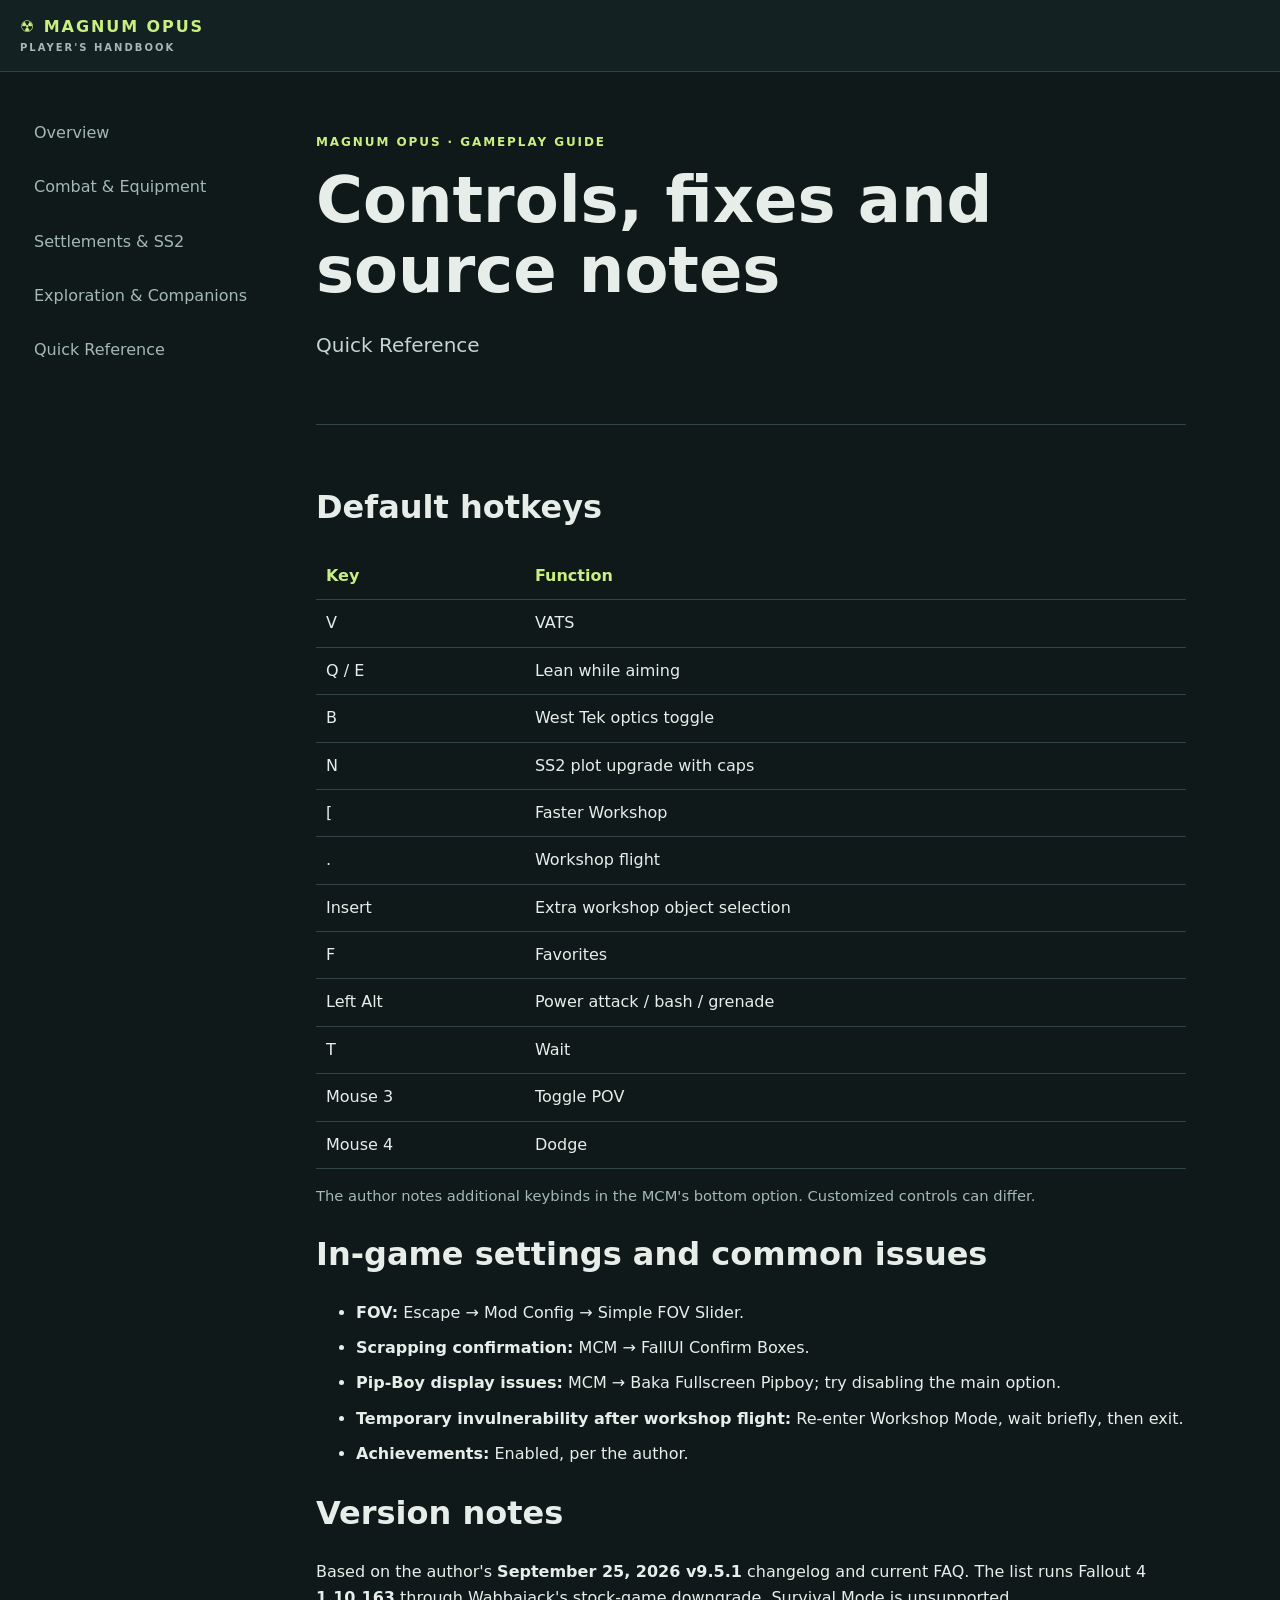
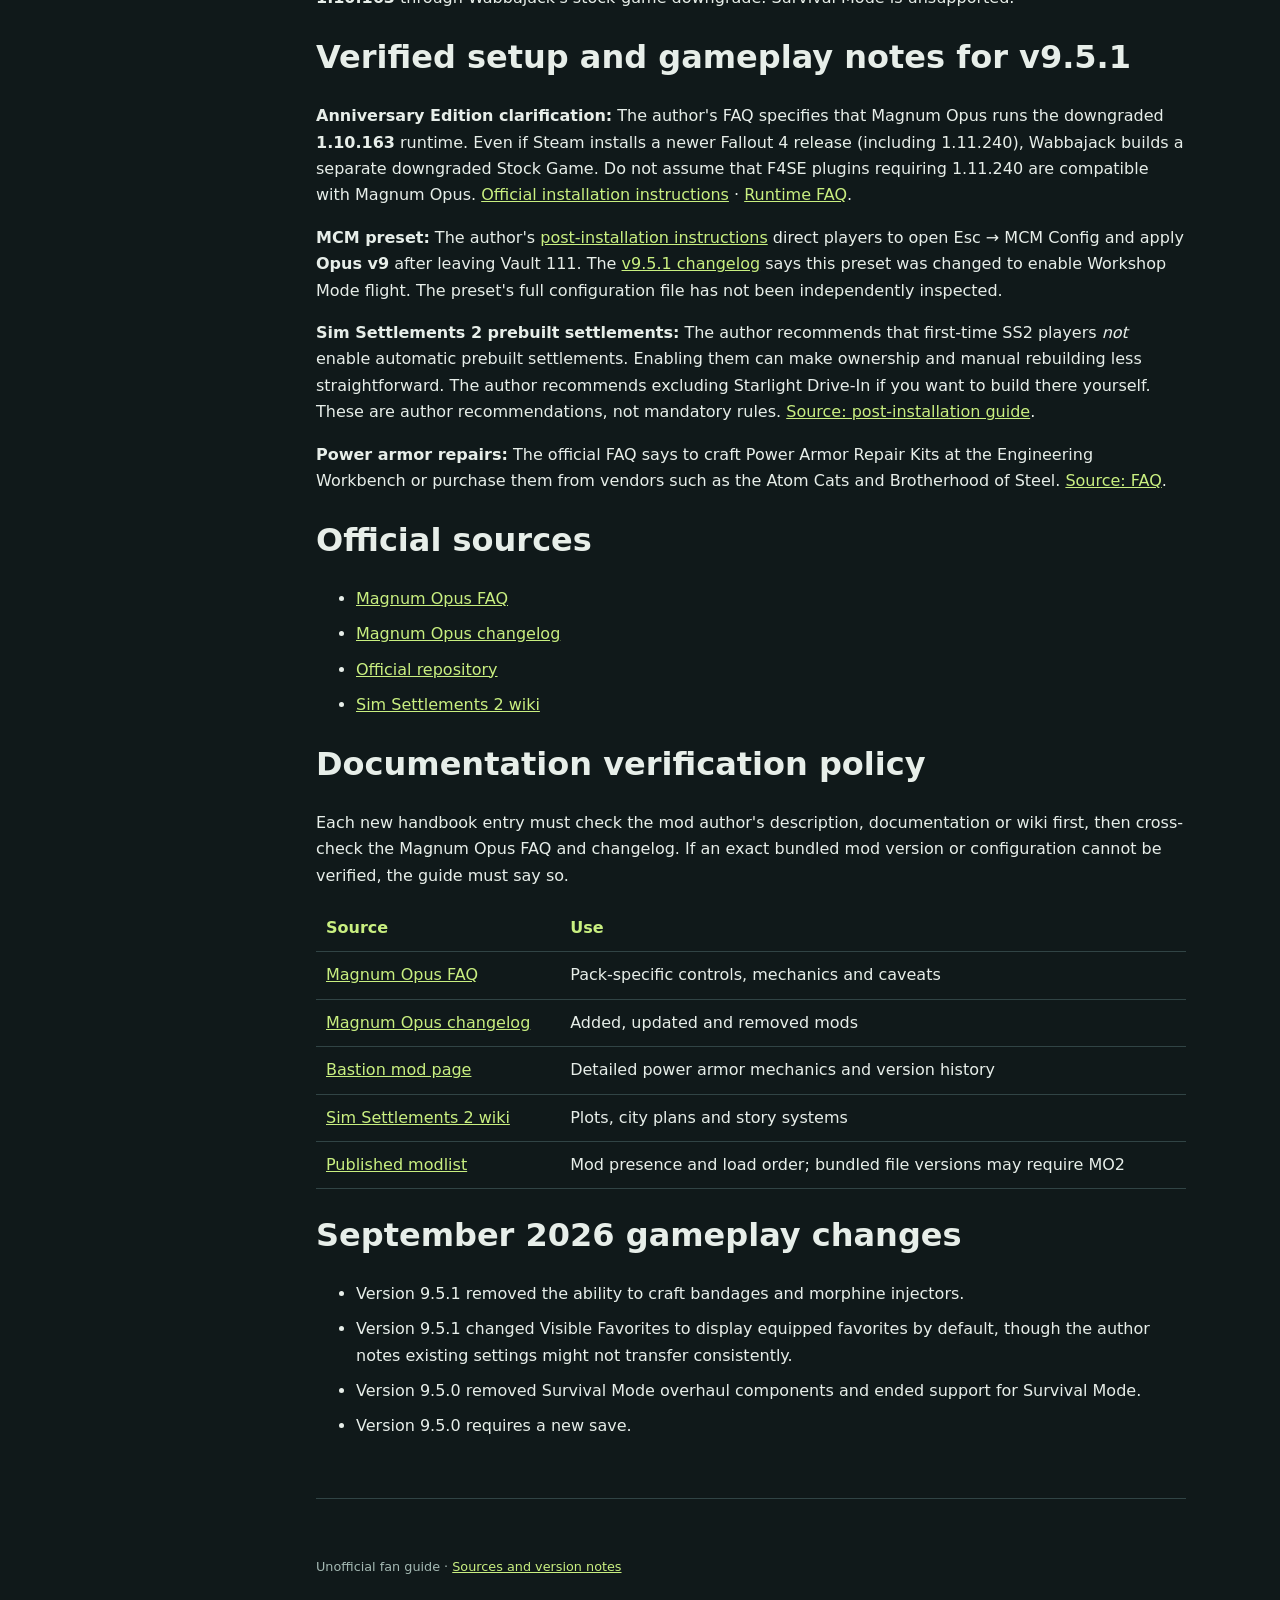
<file: reference.html>
<!doctype html><html lang="en"><head><meta charset="utf-8"><meta name="viewport" content="width=device-width,initial-scale=1"><title>Quick Reference | Magnum Opus Handbook</title><link rel="stylesheet" href="style.css"></head><body><header><a class="brand" href="index.html">☢ MAGNUM OPUS <small>PLAYER'S HANDBOOK</small></a></header><div class="layout"><aside><nav class="chapter-nav"><a href="index.html">Overview</a><a href="combat.html">Combat & Equipment</a><a href="settlements.html">Settlements & SS2</a><a href="exploration.html">Exploration & Companions</a><a href="reference.html">Quick Reference</a></nav></aside><main><section><p class="eyebrow">MAGNUM OPUS · GAMEPLAY GUIDE</p><h1>Controls, fixes and source notes</h1><p class="lead">Quick Reference</p></section><section><h2>Default hotkeys</h2><table><tr><th>Key</th><th>Function</th></tr><tr><td>V</td><td>VATS</td></tr><tr><td>Q / E</td><td>Lean while aiming</td></tr><tr><td>B</td><td>West Tek optics toggle</td></tr><tr><td>N</td><td>SS2 plot upgrade with caps</td></tr><tr><td>[</td><td>Faster Workshop</td></tr><tr><td>.</td><td>Workshop flight</td></tr><tr><td>Insert</td><td>Extra workshop object selection</td></tr><tr><td>F</td><td>Favorites</td></tr><tr><td>Left Alt</td><td>Power attack / bash / grenade</td></tr><tr><td>T</td><td>Wait</td></tr><tr><td>Mouse 3</td><td>Toggle POV</td></tr><tr><td>Mouse 4</td><td>Dodge</td></tr></table><p class="note">The author notes additional keybinds in the MCM's bottom option. Customized controls can differ.</p><h2>In-game settings and common issues</h2><ul><li><strong>FOV:</strong> Escape → Mod Config → Simple FOV Slider.</li><li><strong>Scrapping confirmation:</strong> MCM → FallUI Confirm Boxes.</li><li><strong>Pip-Boy display issues:</strong> MCM → Baka Fullscreen Pipboy; try disabling the main option.</li><li><strong>Temporary invulnerability after workshop flight:</strong> Re-enter Workshop Mode, wait briefly, then exit.</li><li><strong>Achievements:</strong> Enabled, per the author.</li></ul><h2>Version notes</h2><p>Based on the author's <strong>September 25, 2026 v9.5.1</strong> changelog and current FAQ. The list runs Fallout 4 <strong>1.10.163</strong> through Wabbajack's stock-game downgrade. Survival Mode is unsupported.</p><h2>Verified setup and gameplay notes for v9.5.1</h2><p><strong>Anniversary Edition clarification:</strong> The author's FAQ specifies that Magnum Opus runs the downgraded <strong>1.10.163</strong> runtime. Even if Steam installs a newer Fallout 4 release (including 1.11.240), Wabbajack builds a separate downgraded Stock Game. Do not assume that F4SE plugins requiring 1.11.240 are compatible with Magnum Opus. <a href="https://github.com/LivelyDismay/magnum-opus/blob/main/README.md">Official installation instructions</a> · <a href="https://github.com/LivelyDismay/magnum-opus/blob/main/faq.md">Runtime FAQ</a>.</p><p><strong>MCM preset:</strong> The author's <a href="https://github.com/LivelyDismay/magnum-opus/blob/main/postinstall.md">post-installation instructions</a> direct players to open Esc → MCM Config and apply <strong>Opus v9</strong> after leaving Vault 111. The <a href="https://github.com/LivelyDismay/magnum-opus/blob/main/changelog.md">v9.5.1 changelog</a> says this preset was changed to enable Workshop Mode flight. The preset's full configuration file has not been independently inspected.</p><p><strong>Sim Settlements 2 prebuilt settlements:</strong> The author recommends that first-time SS2 players <em>not</em> enable automatic prebuilt settlements. Enabling them can make ownership and manual rebuilding less straightforward. The author recommends excluding Starlight Drive-In if you want to build there yourself. These are author recommendations, not mandatory rules. <a href="https://github.com/LivelyDismay/magnum-opus/blob/main/postinstall.md">Source: post-installation guide</a>.</p><p><strong>Power armor repairs:</strong> The official FAQ says to craft Power Armor Repair Kits at the Engineering Workbench or purchase them from vendors such as the Atom Cats and Brotherhood of Steel. <a href="https://github.com/LivelyDismay/magnum-opus/blob/main/faq.md">Source: FAQ</a>.</p><h2>Official sources</h2><ul><li><a href="https://github.com/LivelyDismay/magnum-opus/blob/main/faq.md">Magnum Opus FAQ</a></li><li><a href="https://github.com/LivelyDismay/magnum-opus/blob/main/changelog.md">Magnum Opus changelog</a></li><li><a href="https://github.com/LivelyDismay/magnum-opus">Official repository</a></li><li><a href="https://wiki.simsettlements2.com/">Sim Settlements 2 wiki</a></li></ul><h2>Documentation verification policy</h2><p>Each new handbook entry must check the mod author's description, documentation or wiki first, then cross-check the Magnum Opus FAQ and changelog. If an exact bundled mod version or configuration cannot be verified, the guide must say so.</p><table><tr><th>Source</th><th>Use</th></tr><tr><td><a href="https://github.com/LivelyDismay/magnum-opus/blob/main/faq.md">Magnum Opus FAQ</a></td><td>Pack-specific controls, mechanics and caveats</td></tr><tr><td><a href="https://github.com/LivelyDismay/magnum-opus/blob/main/changelog.md">Magnum Opus changelog</a></td><td>Added, updated and removed mods</td></tr><tr><td><a href="https://www.nexusmods.com/fallout4/mods/75184">Bastion mod page</a></td><td>Detailed power armor mechanics and version history</td></tr><tr><td><a href="https://wiki.simsettlements2.com/">Sim Settlements 2 wiki</a></td><td>Plots, city plans and story systems</td></tr><tr><td><a href="https://loadorderlibrary.com/lists/magnum-opus">Published modlist</a></td><td>Mod presence and load order; bundled file versions may require MO2</td></tr></table><h2>September 2026 gameplay changes</h2><ul><li>Version 9.5.1 removed the ability to craft bandages and morphine injectors.</li><li>Version 9.5.1 changed Visible Favorites to display equipped favorites by default, though the author notes existing settings might not transfer consistently.</li><li>Version 9.5.0 removed Survival Mode overhaul components and ended support for Survival Mode.</li><li>Version 9.5.0 requires a new save.</li></ul></section><footer>Unofficial fan guide · <a href="reference.html">Sources and version notes</a></footer></main></div></body></html>
</file>
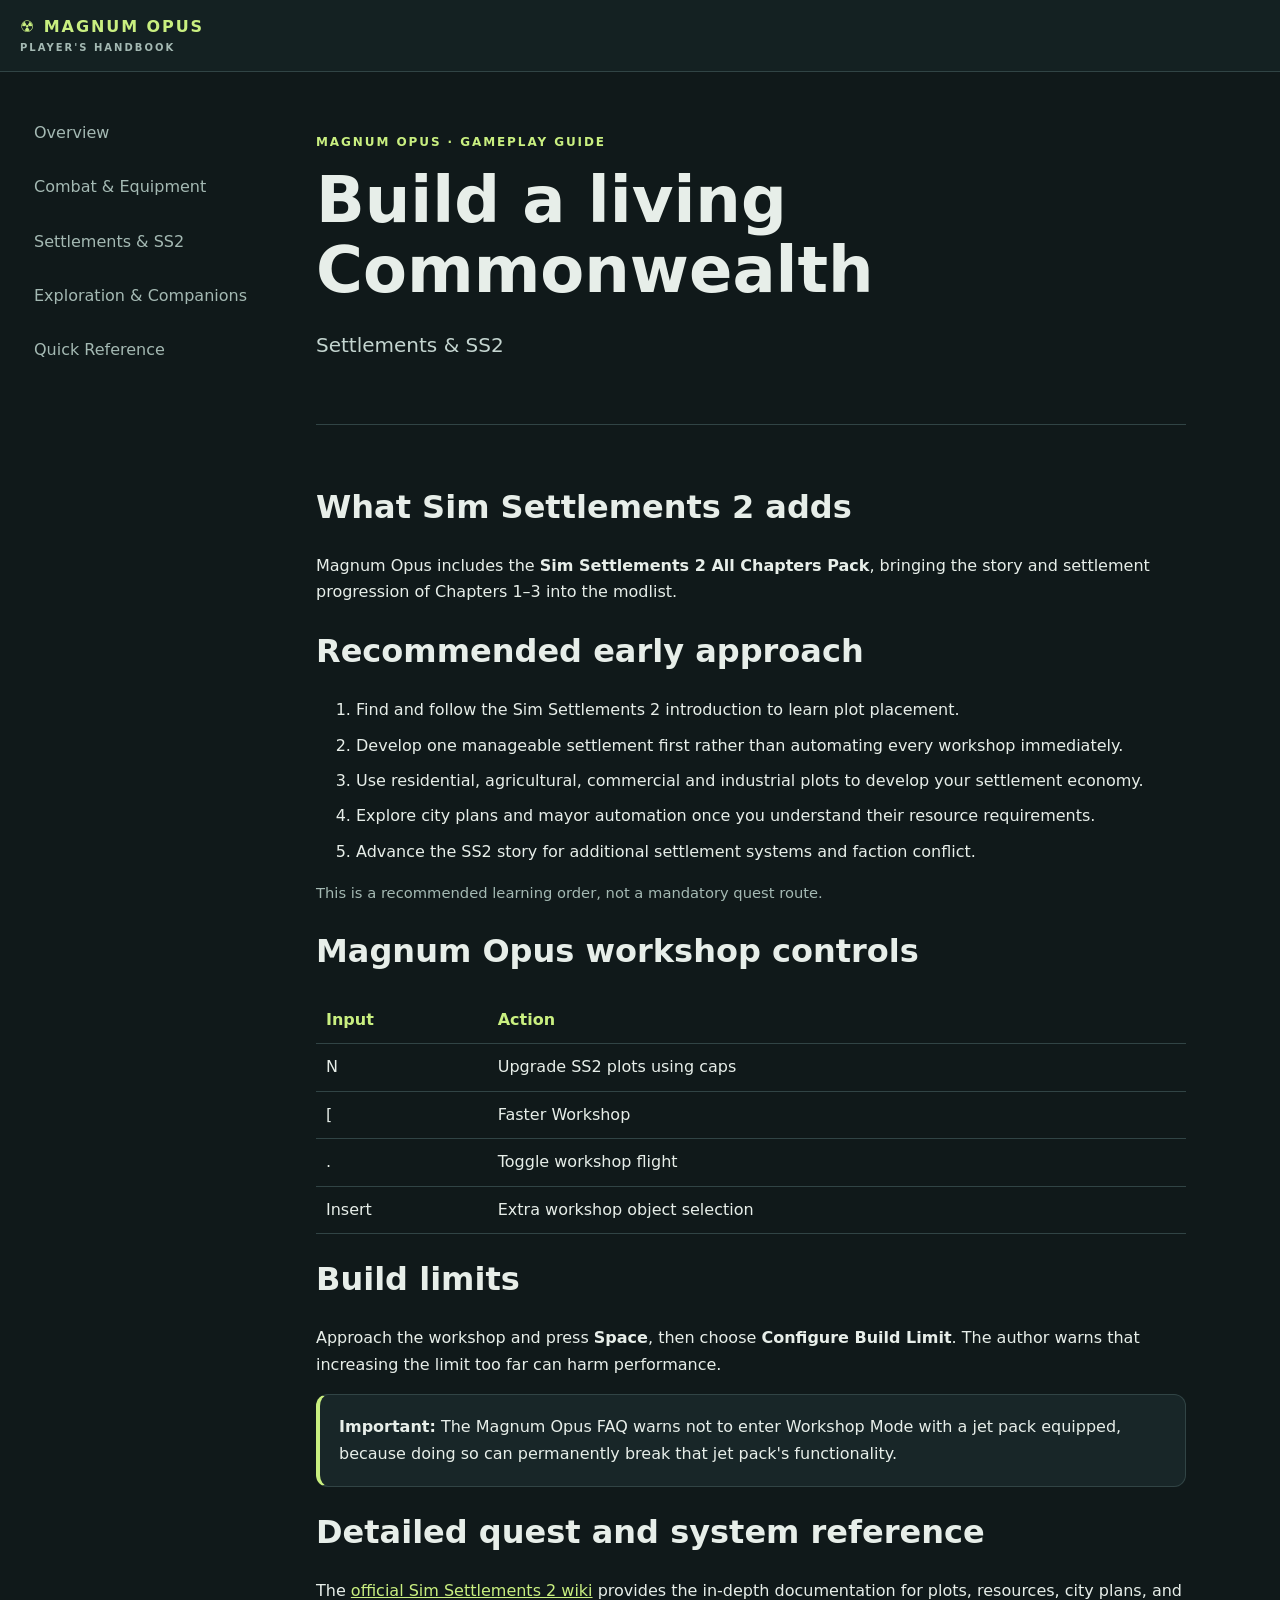
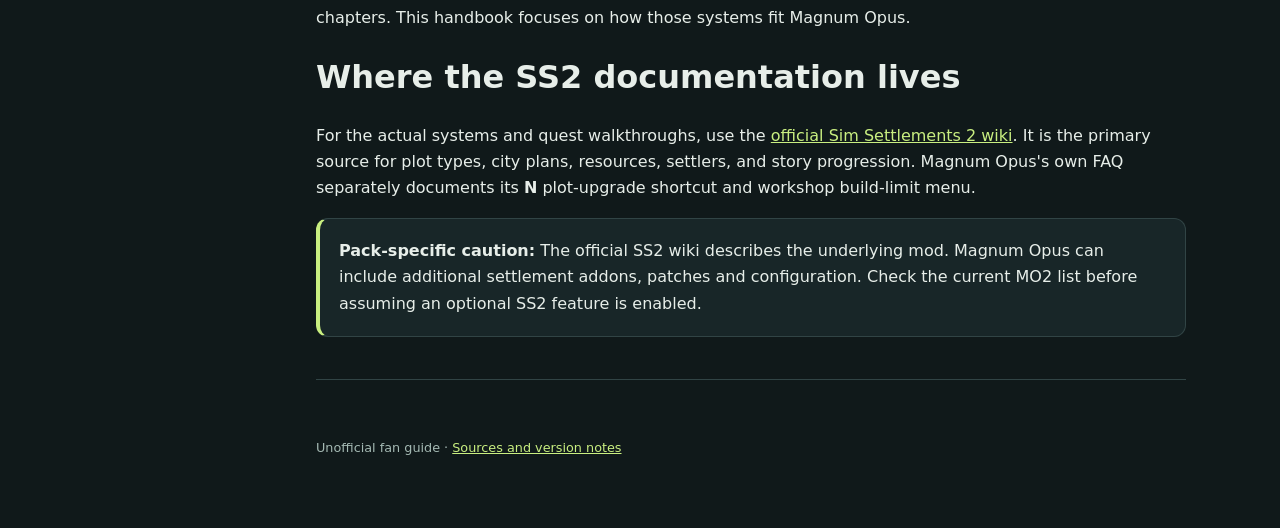
<file: settlements.html>
<!doctype html><html lang="en"><head><meta charset="utf-8"><meta name="viewport" content="width=device-width,initial-scale=1"><title>Settlements & SS2 | Magnum Opus Handbook</title><link rel="stylesheet" href="style.css"></head><body><header><a class="brand" href="index.html">☢ MAGNUM OPUS <small>PLAYER'S HANDBOOK</small></a></header><div class="layout"><aside><nav class="chapter-nav"><a href="index.html">Overview</a><a href="combat.html">Combat & Equipment</a><a href="settlements.html">Settlements & SS2</a><a href="exploration.html">Exploration & Companions</a><a href="reference.html">Quick Reference</a></nav></aside><main><section><p class="eyebrow">MAGNUM OPUS · GAMEPLAY GUIDE</p><h1>Build a living Commonwealth</h1><p class="lead">Settlements & SS2</p></section><section><h2>What Sim Settlements 2 adds</h2><p>Magnum Opus includes the <strong>Sim Settlements 2 All Chapters Pack</strong>, bringing the story and settlement progression of Chapters 1–3 into the modlist.</p><h2>Recommended early approach</h2><ol><li>Find and follow the Sim Settlements 2 introduction to learn plot placement.</li><li>Develop one manageable settlement first rather than automating every workshop immediately.</li><li>Use residential, agricultural, commercial and industrial plots to develop your settlement economy.</li><li>Explore city plans and mayor automation once you understand their resource requirements.</li><li>Advance the SS2 story for additional settlement systems and faction conflict.</li></ol><p class="note">This is a recommended learning order, not a mandatory quest route.</p><h2>Magnum Opus workshop controls</h2><table><tr><th>Input</th><th>Action</th></tr><tr><td>N</td><td>Upgrade SS2 plots using caps</td></tr><tr><td>[</td><td>Faster Workshop</td></tr><tr><td>.</td><td>Toggle workshop flight</td></tr><tr><td>Insert</td><td>Extra workshop object selection</td></tr></table><h2>Build limits</h2><p>Approach the workshop and press <strong>Space</strong>, then choose <strong>Configure Build Limit</strong>. The author warns that increasing the limit too far can harm performance.</p><div class="notice"><strong>Important:</strong> The Magnum Opus FAQ warns not to enter Workshop Mode with a jet pack equipped, because doing so can permanently break that jet pack's functionality.</div><h2>Detailed quest and system reference</h2><p>The <a href="https://wiki.simsettlements2.com/">official Sim Settlements 2 wiki</a> provides the in-depth documentation for plots, resources, city plans, and chapters. This handbook focuses on how those systems fit Magnum Opus.</p><h2>Where the SS2 documentation lives</h2><p>For the actual systems and quest walkthroughs, use the <a href="https://wiki.simsettlements2.com/">official Sim Settlements 2 wiki</a>. It is the primary source for plot types, city plans, resources, settlers, and story progression. Magnum Opus's own FAQ separately documents its <strong>N</strong> plot-upgrade shortcut and workshop build-limit menu.</p><div class="notice"><strong>Pack-specific caution:</strong> The official SS2 wiki describes the underlying mod. Magnum Opus can include additional settlement addons, patches and configuration. Check the current MO2 list before assuming an optional SS2 feature is enabled.</div></section><footer>Unofficial fan guide · <a href="reference.html">Sources and version notes</a></footer></main></div></body></html>
</file>
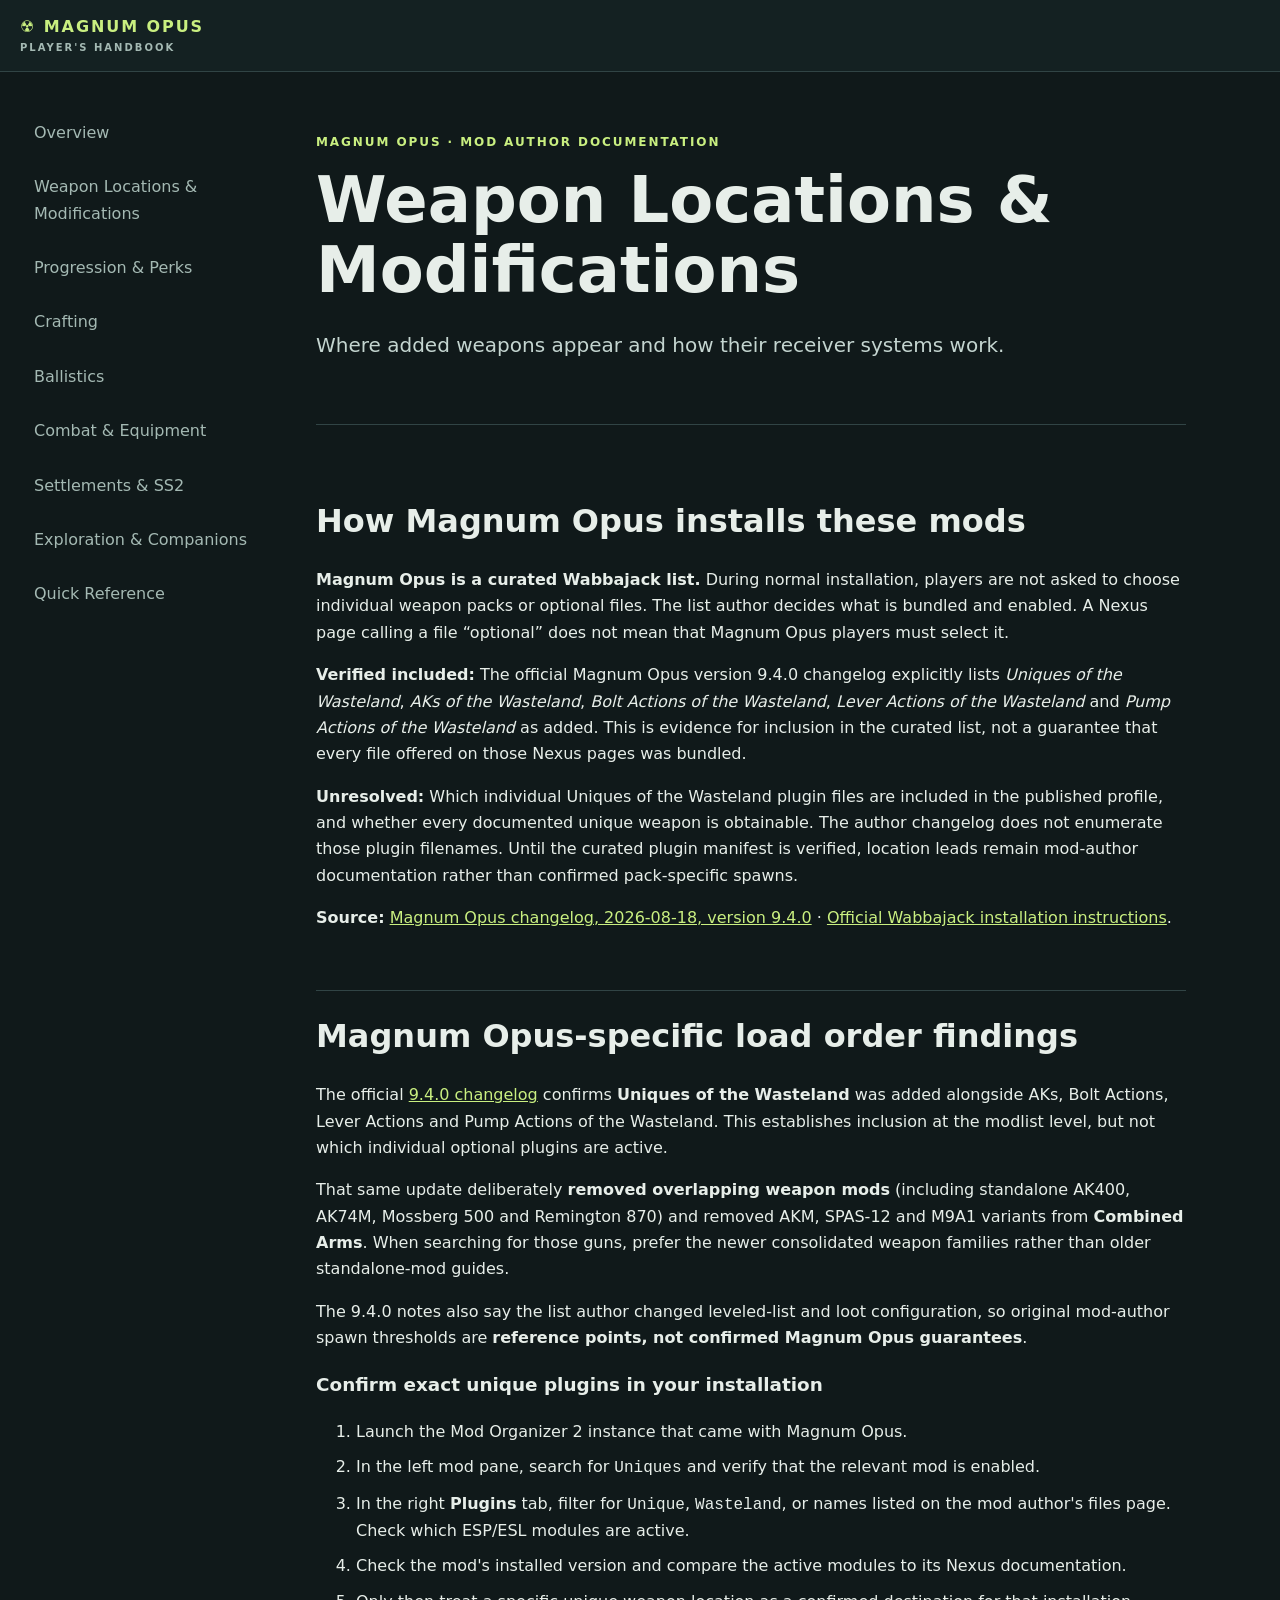
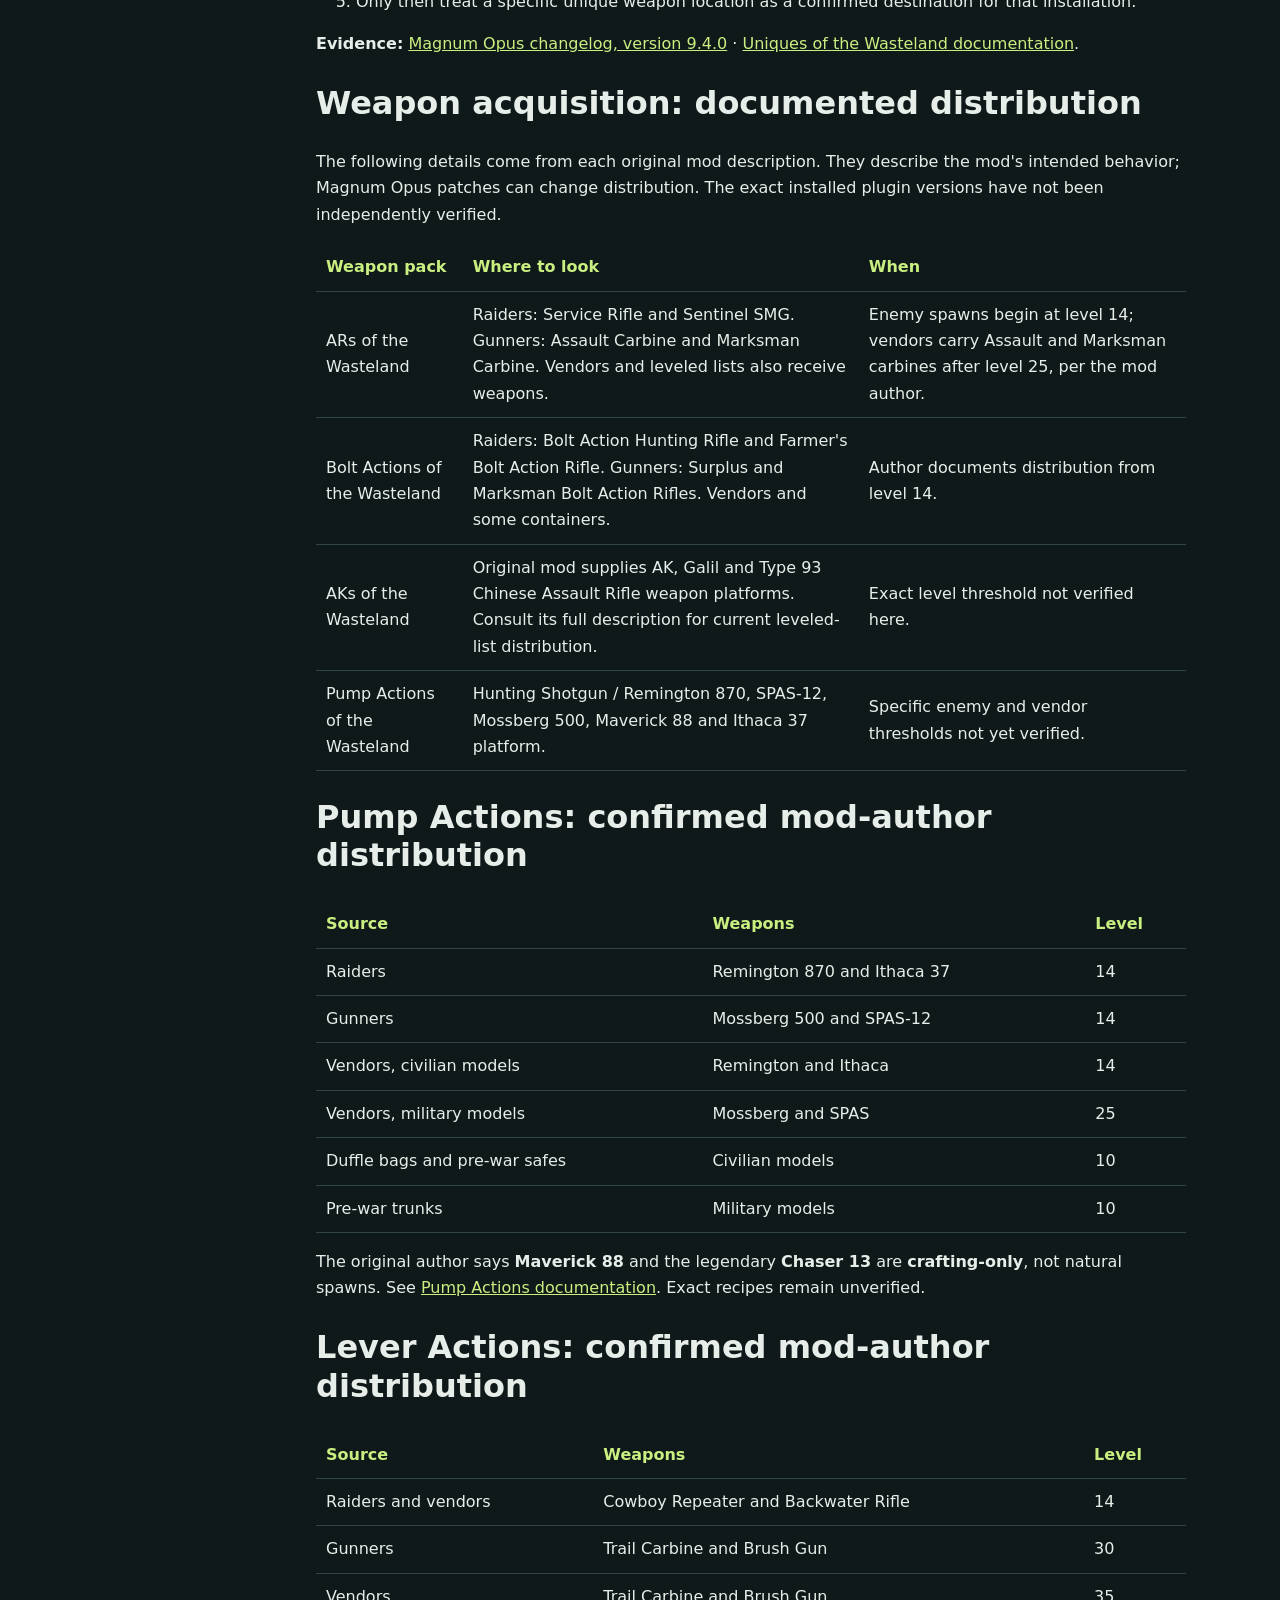
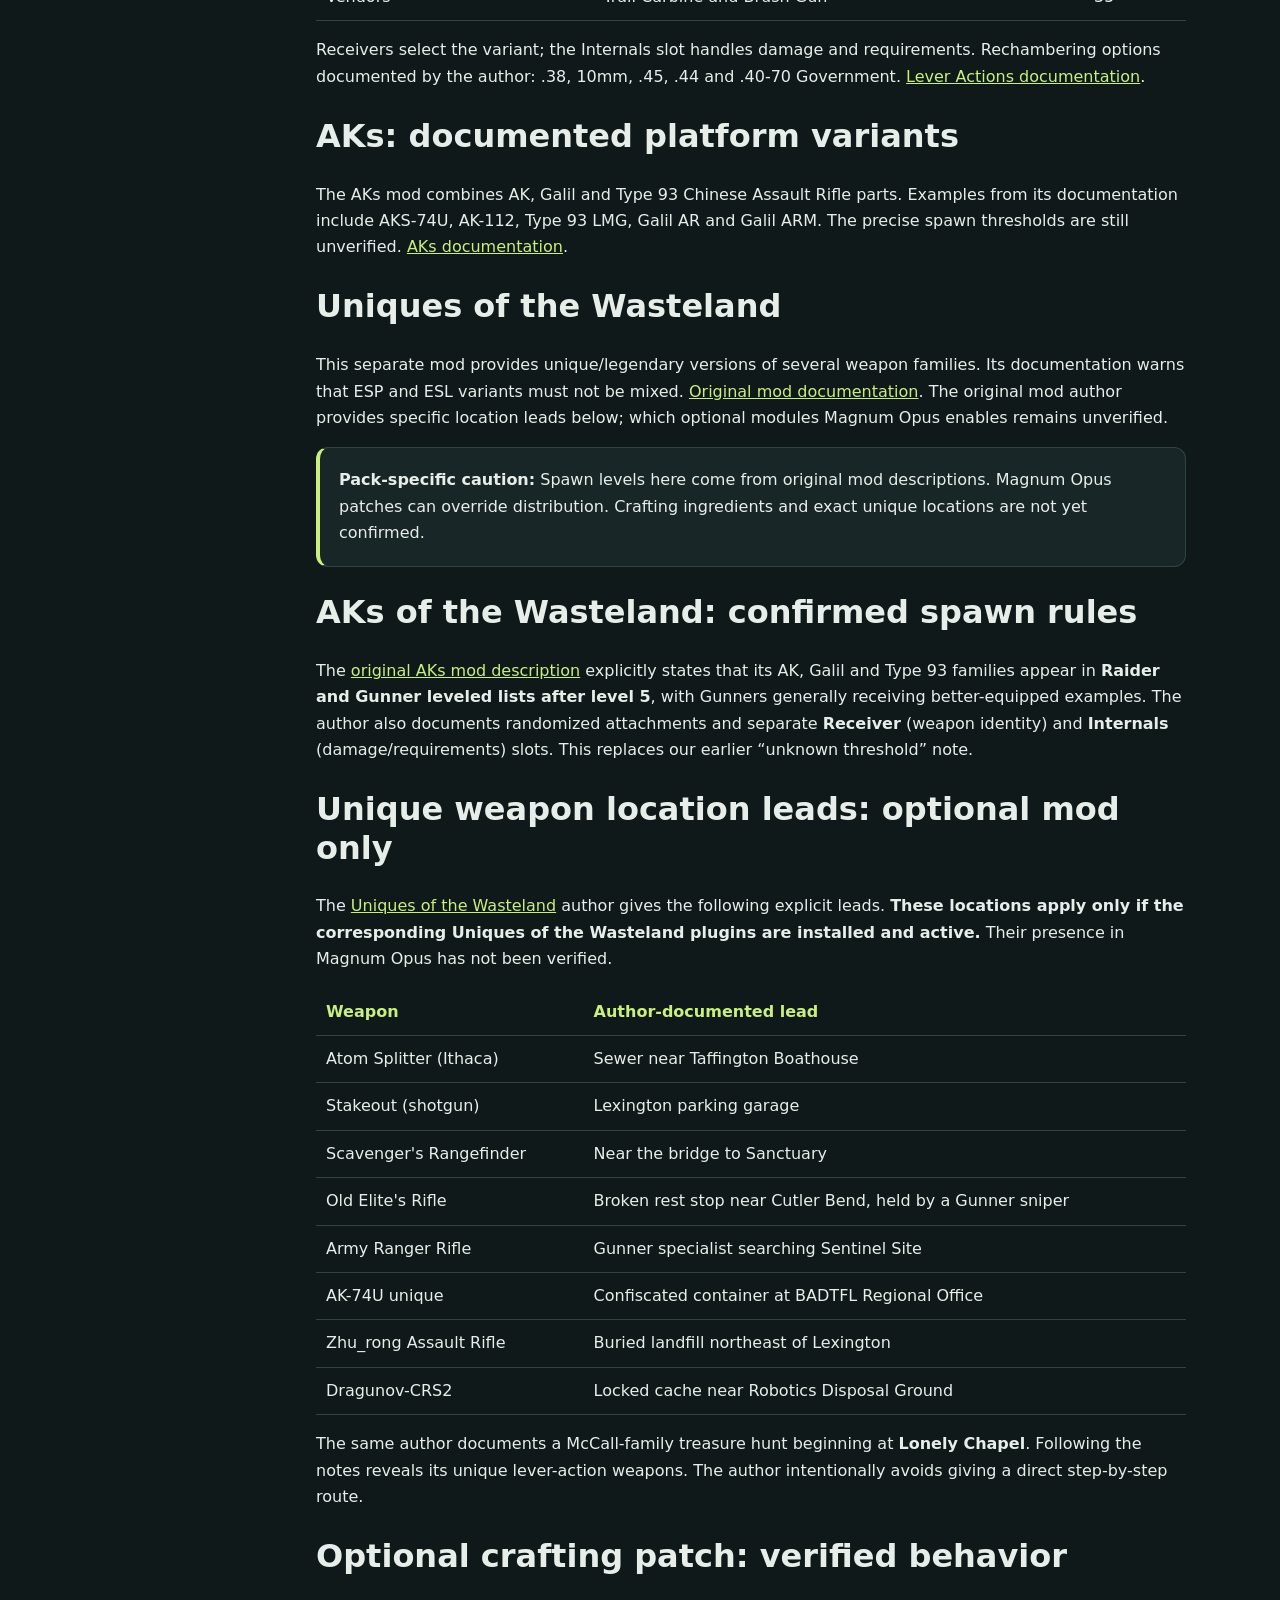
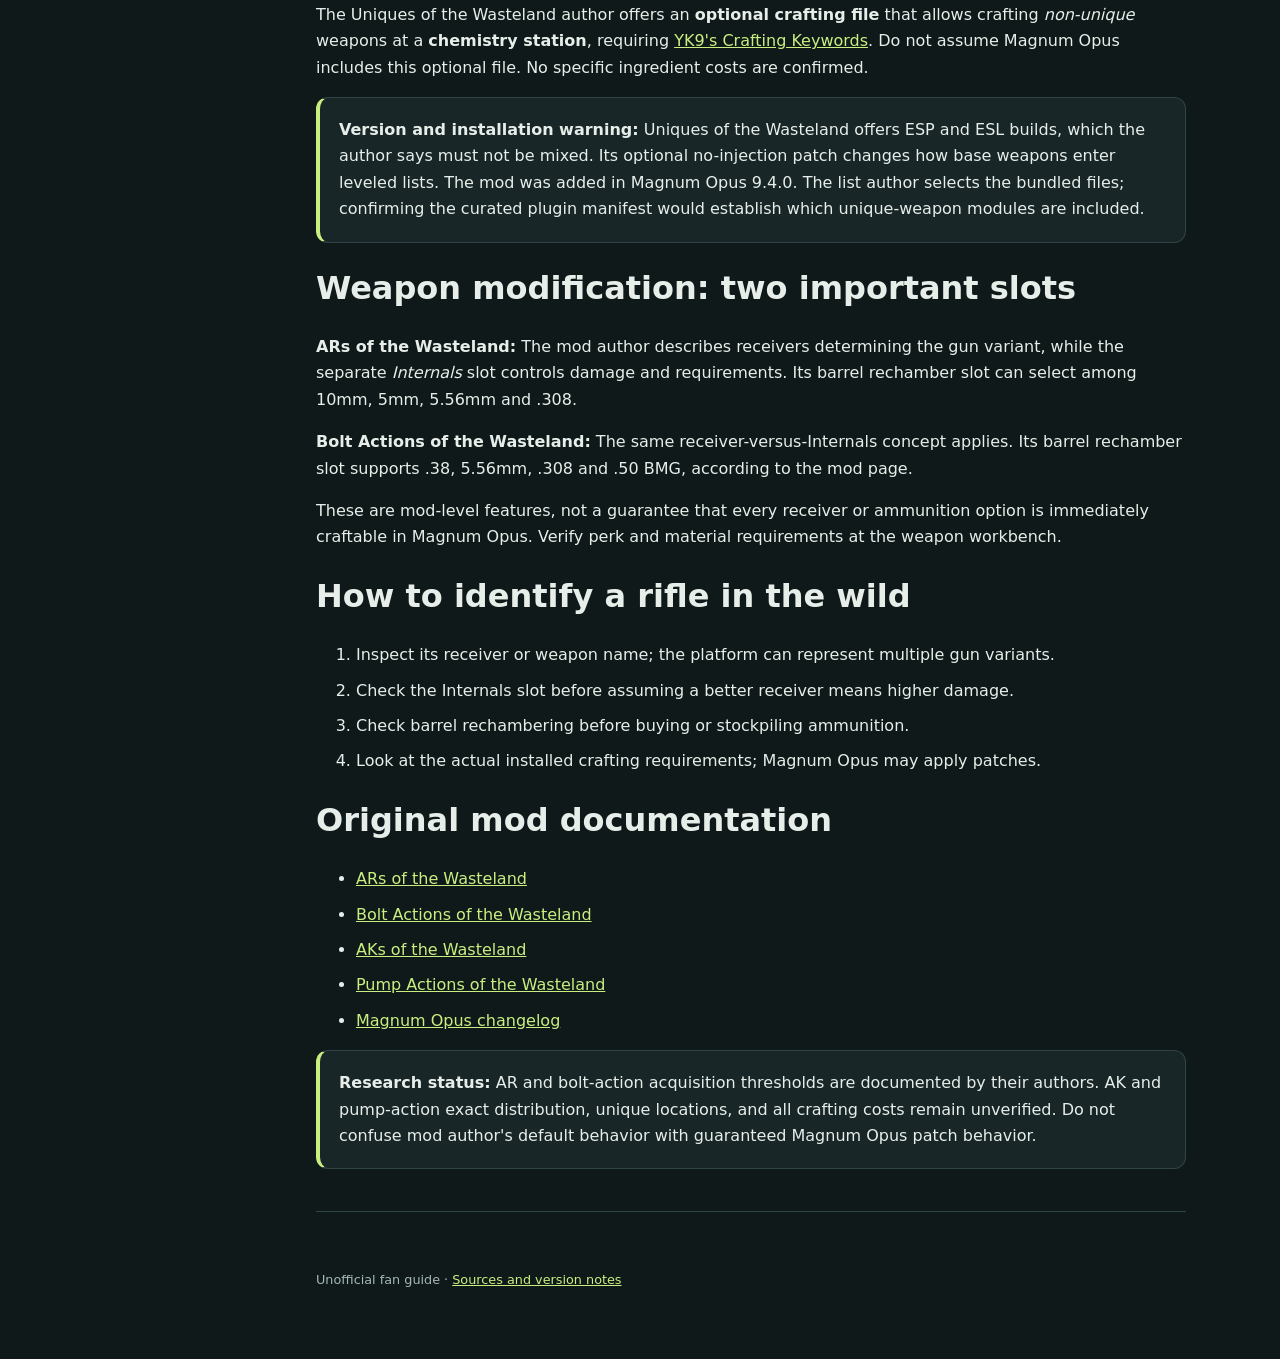
<file: weapons.html>
<!doctype html><html lang="en"><head><meta charset="utf-8"><meta name="viewport" content="width=device-width,initial-scale=1"><title>Weapon Locations & Modifications | Magnum Opus Handbook</title><link rel="stylesheet" href="style.css"></head><body><header><a class="brand" href="index.html">☢ MAGNUM OPUS <small>PLAYER'S HANDBOOK</small></a></header><div class="layout"><aside><nav class="chapter-nav"><a href="index.html">Overview</a><a href="weapons.html">Weapon Locations & Modifications</a><a href="progression.html">Progression & Perks</a><a href="crafting.html">Crafting</a><a href="ballistics.html">Ballistics</a><a href="combat.html">Combat & Equipment</a><a href="settlements.html">Settlements & SS2</a><a href="exploration.html">Exploration & Companions</a><a href="reference.html">Quick Reference</a></nav></aside><main><section><p class="eyebrow">MAGNUM OPUS · MOD AUTHOR DOCUMENTATION</p><h1>Weapon Locations & Modifications</h1><p class="lead">Where added weapons appear and how their receiver systems work.</p></section><section><section id="curated-list"><h2>How Magnum Opus installs these mods</h2><p><strong>Magnum Opus is a curated Wabbajack list.</strong> During normal installation, players are not asked to choose individual weapon packs or optional files. The list author decides what is bundled and enabled. A Nexus page calling a file “optional” does not mean that Magnum Opus players must select it.</p><p><strong>Verified included:</strong> The official Magnum Opus version 9.4.0 changelog explicitly lists <em>Uniques of the Wasteland</em>, <em>AKs of the Wasteland</em>, <em>Bolt Actions of the Wasteland</em>, <em>Lever Actions of the Wasteland</em> and <em>Pump Actions of the Wasteland</em> as added. This is evidence for inclusion in the curated list, not a guarantee that every file offered on those Nexus pages was bundled.</p><p><strong>Unresolved:</strong> Which individual Uniques of the Wasteland plugin files are included in the published profile, and whether every documented unique weapon is obtainable. The author changelog does not enumerate those plugin filenames. Until the curated plugin manifest is verified, location leads remain mod-author documentation rather than confirmed pack-specific spawns.</p><p><strong>Source:</strong> <a href="https://github.com/LivelyDismay/magnum-opus/blob/main/changelog.md">Magnum Opus changelog, 2026-08-18, version 9.4.0</a> · <a href="https://github.com/LivelyDismay/magnum-opus/blob/main/README.md">Official Wabbajack installation instructions</a>.</p></section><h2>Magnum Opus-specific load order findings</h2><p>The official <a href="https://github.com/LivelyDismay/magnum-opus/blob/main/changelog.md">9.4.0 changelog</a> confirms <strong>Uniques of the Wasteland</strong> was added alongside AKs, Bolt Actions, Lever Actions and Pump Actions of the Wasteland. This establishes inclusion at the modlist level, but not which individual optional plugins are active.</p><p>That same update deliberately <strong>removed overlapping weapon mods</strong> (including standalone AK400, AK74M, Mossberg 500 and Remington 870) and removed AKM, SPAS-12 and M9A1 variants from <strong>Combined Arms</strong>. When searching for those guns, prefer the newer consolidated weapon families rather than older standalone-mod guides.</p><p>The 9.4.0 notes also say the list author changed leveled-list and loot configuration, so original mod-author spawn thresholds are <strong>reference points, not confirmed Magnum Opus guarantees</strong>.</p><h3>Confirm exact unique plugins in your installation</h3><ol><li>Launch the Mod Organizer 2 instance that came with Magnum Opus.</li><li>In the left mod pane, search for <code>Uniques</code> and verify that the relevant mod is enabled.</li><li>In the right <strong>Plugins</strong> tab, filter for <code>Unique</code>, <code>Wasteland</code>, or names listed on the mod author's files page. Check which ESP/ESL modules are active.</li><li>Check the mod's installed version and compare the active modules to its Nexus documentation.</li><li>Only then treat a specific unique weapon location as a confirmed destination for that installation.</li></ol><p><strong>Evidence:</strong> <a href="https://github.com/LivelyDismay/magnum-opus/blob/main/changelog.md">Magnum Opus changelog, version 9.4.0</a> · <a href="https://www.nexusmods.com/fallout4/mods/98667">Uniques of the Wasteland documentation</a>.</p><h2>Weapon acquisition: documented distribution</h2><p>The following details come from each original mod description. They describe the mod's intended behavior; Magnum Opus patches can change distribution. The exact installed plugin versions have not been independently verified.</p>
<table><tr><th>Weapon pack</th><th>Where to look</th><th>When</th></tr>
<tr><td>ARs of the Wasteland</td><td>Raiders: Service Rifle and Sentinel SMG. Gunners: Assault Carbine and Marksman Carbine. Vendors and leveled lists also receive weapons.</td><td>Enemy spawns begin at level 14; vendors carry Assault and Marksman carbines after level 25, per the mod author.</td></tr>
<tr><td>Bolt Actions of the Wasteland</td><td>Raiders: Bolt Action Hunting Rifle and Farmer's Bolt Action Rifle. Gunners: Surplus and Marksman Bolt Action Rifles. Vendors and some containers.</td><td>Author documents distribution from level 14.</td></tr>
<tr><td>AKs of the Wasteland</td><td>Original mod supplies AK, Galil and Type 93 Chinese Assault Rifle weapon platforms. Consult its full description for current leveled-list distribution.</td><td>Exact level threshold not verified here.</td></tr>
<tr><td>Pump Actions of the Wasteland</td><td>Hunting Shotgun / Remington 870, SPAS-12, Mossberg 500, Maverick 88 and Ithaca 37 platform.</td><td>Specific enemy and vendor thresholds not yet verified.</td></tr></table>
<h2>Pump Actions: confirmed mod-author distribution</h2><table><tr><th>Source</th><th>Weapons</th><th>Level</th></tr><tr><td>Raiders</td><td>Remington 870 and Ithaca 37</td><td>14</td></tr><tr><td>Gunners</td><td>Mossberg 500 and SPAS-12</td><td>14</td></tr><tr><td>Vendors, civilian models</td><td>Remington and Ithaca</td><td>14</td></tr><tr><td>Vendors, military models</td><td>Mossberg and SPAS</td><td>25</td></tr><tr><td>Duffle bags and pre-war safes</td><td>Civilian models</td><td>10</td></tr><tr><td>Pre-war trunks</td><td>Military models</td><td>10</td></tr></table><p>The original author says <strong>Maverick 88</strong> and the legendary <strong>Chaser 13</strong> are <strong>crafting-only</strong>, not natural spawns. See <a href="https://www.nexusmods.com/fallout4/mods/99991">Pump Actions documentation</a>. Exact recipes remain unverified.</p><h2>Lever Actions: confirmed mod-author distribution</h2><table><tr><th>Source</th><th>Weapons</th><th>Level</th></tr><tr><td>Raiders and vendors</td><td>Cowboy Repeater and Backwater Rifle</td><td>14</td></tr><tr><td>Gunners</td><td>Trail Carbine and Brush Gun</td><td>30</td></tr><tr><td>Vendors</td><td>Trail Carbine and Brush Gun</td><td>35</td></tr></table><p>Receivers select the variant; the Internals slot handles damage and requirements. Rechambering options documented by the author: .38, 10mm, .45, .44 and .40-70 Government. <a href="https://www.nexusmods.com/fallout4/mods/107799">Lever Actions documentation</a>.</p><h2>AKs: documented platform variants</h2><p>The AKs mod combines AK, Galil and Type 93 Chinese Assault Rifle parts. Examples from its documentation include AKS-74U, AK-112, Type 93 LMG, Galil AR and Galil ARM. The precise spawn thresholds are still unverified. <a href="https://www.nexusmods.com/fallout4/mods/94103">AKs documentation</a>.</p><h2>Uniques of the Wasteland</h2><p>This separate mod provides unique/legendary versions of several weapon families. Its documentation warns that ESP and ESL variants must not be mixed. <a href="https://www.nexusmods.com/fallout4/mods/98667">Original mod documentation</a>. The original mod author provides specific location leads below; which optional modules Magnum Opus enables remains unverified.</p><div class="notice"><strong>Pack-specific caution:</strong> Spawn levels here come from original mod descriptions. Magnum Opus patches can override distribution. Crafting ingredients and exact unique locations are not yet confirmed.</div><h2>AKs of the Wasteland: confirmed spawn rules</h2><p>The <a href="https://www.nexusmods.com/fallout4/mods/94103">original AKs mod description</a> explicitly states that its AK, Galil and Type 93 families appear in <strong>Raider and Gunner leveled lists after level 5</strong>, with Gunners generally receiving better-equipped examples. The author also documents randomized attachments and separate <strong>Receiver</strong> (weapon identity) and <strong>Internals</strong> (damage/requirements) slots. This replaces our earlier “unknown threshold” note.</p><h2>Unique weapon location leads: optional mod only</h2><p>The <a href="https://www.nexusmods.com/fallout4/mods/98667">Uniques of the Wasteland</a> author gives the following explicit leads. <strong>These locations apply only if the corresponding Uniques of the Wasteland plugins are installed and active.</strong> Their presence in Magnum Opus has not been verified.</p><table><tr><th>Weapon</th><th>Author-documented lead</th></tr><tr><td>Atom Splitter (Ithaca)</td><td>Sewer near Taffington Boathouse</td></tr><tr><td>Stakeout (shotgun)</td><td>Lexington parking garage</td></tr><tr><td>Scavenger's Rangefinder</td><td>Near the bridge to Sanctuary</td></tr><tr><td>Old Elite's Rifle</td><td>Broken rest stop near Cutler Bend, held by a Gunner sniper</td></tr><tr><td>Army Ranger Rifle</td><td>Gunner specialist searching Sentinel Site</td></tr><tr><td>AK-74U unique</td><td>Confiscated container at BADTFL Regional Office</td></tr><tr><td>Zhu_rong Assault Rifle</td><td>Buried landfill northeast of Lexington</td></tr><tr><td>Dragunov-CRS2</td><td>Locked cache near Robotics Disposal Ground</td></tr></table><p>The same author documents a McCall-family treasure hunt beginning at <strong>Lonely Chapel</strong>. Following the notes reveals its unique lever-action weapons. The author intentionally avoids giving a direct step-by-step route.</p><h2>Optional crafting patch: verified behavior</h2><p>The Uniques of the Wasteland author offers an <strong>optional crafting file</strong> that allows crafting <em>non-unique</em> weapons at a <strong>chemistry station</strong>, requiring <a href="https://www.nexusmods.com/fallout4/mods/98667?tab=files">YK9's Crafting Keywords</a>. Do not assume Magnum Opus includes this optional file. No specific ingredient costs are confirmed.</p><div class="notice"><strong>Version and installation warning:</strong> Uniques of the Wasteland offers ESP and ESL builds, which the author says must not be mixed. Its optional no-injection patch changes how base weapons enter leveled lists. The mod was added in Magnum Opus 9.4.0. The list author selects the bundled files; confirming the curated plugin manifest would establish which unique-weapon modules are included.</div><h2>Weapon modification: two important slots</h2><p><strong>ARs of the Wasteland:</strong> The mod author describes receivers determining the gun variant, while the separate <em>Internals</em> slot controls damage and requirements. Its barrel rechamber slot can select among 10mm, 5mm, 5.56mm and .308.</p><p><strong>Bolt Actions of the Wasteland:</strong> The same receiver-versus-Internals concept applies. Its barrel rechamber slot supports .38, 5.56mm, .308 and .50 BMG, according to the mod page.</p><p>These are mod-level features, not a guarantee that every receiver or ammunition option is immediately craftable in Magnum Opus. Verify perk and material requirements at the weapon workbench.</p>
<h2>How to identify a rifle in the wild</h2><ol><li>Inspect its receiver or weapon name; the platform can represent multiple gun variants.</li><li>Check the Internals slot before assuming a better receiver means higher damage.</li><li>Check barrel rechambering before buying or stockpiling ammunition.</li><li>Look at the actual installed crafting requirements; Magnum Opus may apply patches.</li></ol>
<h2>Original mod documentation</h2><ul><li><a href="https://www.nexusmods.com/fallout4/mods/104624">ARs of the Wasteland</a></li><li><a href="https://www.nexusmods.com/fallout4/mods/102050">Bolt Actions of the Wasteland</a></li><li><a href="https://www.nexusmods.com/fallout4/mods/94103">AKs of the Wasteland</a></li><li><a href="https://www.nexusmods.com/fallout4/mods/99991">Pump Actions of the Wasteland</a></li><li><a href="https://github.com/LivelyDismay/magnum-opus/blob/main/changelog.md">Magnum Opus changelog</a></li></ul>
<div class="notice"><strong>Research status:</strong> AR and bolt-action acquisition thresholds are documented by their authors. AK and pump-action exact distribution, unique locations, and all crafting costs remain unverified. Do not confuse mod author's default behavior with guaranteed Magnum Opus patch behavior.</div></section><footer>Unofficial fan guide · <a href="reference.html">Sources and version notes</a></footer></main></div></body></html>
</file>
<file: style.css>
:root{color-scheme:dark;--bg:#10191a;--panel:#182628;--line:#314445;--text:#e7eee9;--muted:#a4b9b3;--accent:#c9ef80}*{box-sizing:border-box}html{scroll-behavior:smooth}body{margin:0;background:var(--bg);color:var(--text);font:16px/1.65 system-ui,Segoe UI,sans-serif}header{position:sticky;top:0;z-index:5;display:flex;align-items:center;gap:24px;padding:14px max(20px,calc((100vw - 1300px)/2));background:#142122;border-bottom:1px solid var(--line)}.brand{font-weight:800;letter-spacing:.12em;color:var(--accent);white-space:nowrap}.brand small{display:block;color:var(--muted);font-size:10px;letter-spacing:.2em}#search{margin-left:auto;background:#0b1415;color:var(--text);border:1px solid #49605c;border-radius:8px;padding:11px 15px;width:min(350px,42vw);font:inherit}#menu{display:none}.layout{max-width:1300px;margin:auto;display:grid;grid-template-columns:240px minmax(0,1fr);gap:54px;padding:35px 22px}nav{position:sticky;top:110px;height:max-content;display:flex;flex-direction:column;gap:3px}nav a{color:var(--muted);text-decoration:none;padding:8px 12px;border-radius:7px}nav a:hover,nav a.active{background:var(--panel);color:var(--accent)}main{max-width:870px}section{padding:14px 0 42px;margin-bottom:22px;border-bottom:1px solid var(--line);scroll-margin-top:100px}h1{font-size:clamp(2.2rem,5vw,4.4rem);line-height:1.1;margin:12px 0 24px}h2{font-size:2rem;line-height:1.2}h3{font-size:1.15rem}.eyebrow{color:var(--accent);font-size:.75rem;font-weight:800;letter-spacing:.16em}.lead{font-size:1.25rem;color:#c4d5d0}.notice,.cards article{background:var(--panel);border:1px solid var(--line);padding:19px;border-radius:12px}.notice{border-left:4px solid var(--accent)}.cards{display:grid;grid-template-columns:repeat(auto-fit,minmax(190px,1fr));gap:12px}.cards h3{margin-top:0}.note{color:var(--muted);font-size:.92rem}a{color:var(--accent)}li{margin:9px 0}.table-wrap{overflow-x:auto}table{border-collapse:collapse;width:100%}th,td{text-align:left;border-bottom:1px solid var(--line);padding:10px}th{color:var(--accent)}footer{color:var(--muted);font-size:.8rem;padding:35px 0}section[hidden],nav a[hidden]{display:none!important}@media(max-width:760px){header{flex-wrap:wrap;gap:10px;padding:12px 16px}#menu{display:block;background:var(--panel);color:var(--text);border:1px solid var(--line);padding:8px;border-radius:7px}#search{order:3;width:100%;margin:0}.layout{display:block;padding:12px 18px}nav{display:none;position:static;margin:12px 0 25px}nav.open{display:flex}section{scroll-margin-top:145px}h2{font-size:1.6rem}}
.chapter-nav{position:sticky;top:110px;display:flex;flex-direction:column;gap:8px}.chapter-nav a{padding:10px 12px;text-decoration:none;color:var(--muted);border-radius:8px}.chapter-nav a:hover{background:var(--panel);color:var(--accent)}header a.brand{text-decoration:none}.cards a{text-decoration:none}aside{min-width:0}@media(max-width:760px){.chapter-nav{position:static;display:grid;grid-template-columns:repeat(2,minmax(0,1fr));gap:5px;margin:10px 0 22px}.chapter-nav a{font-size:.9rem;background:var(--panel)}}
</file>
